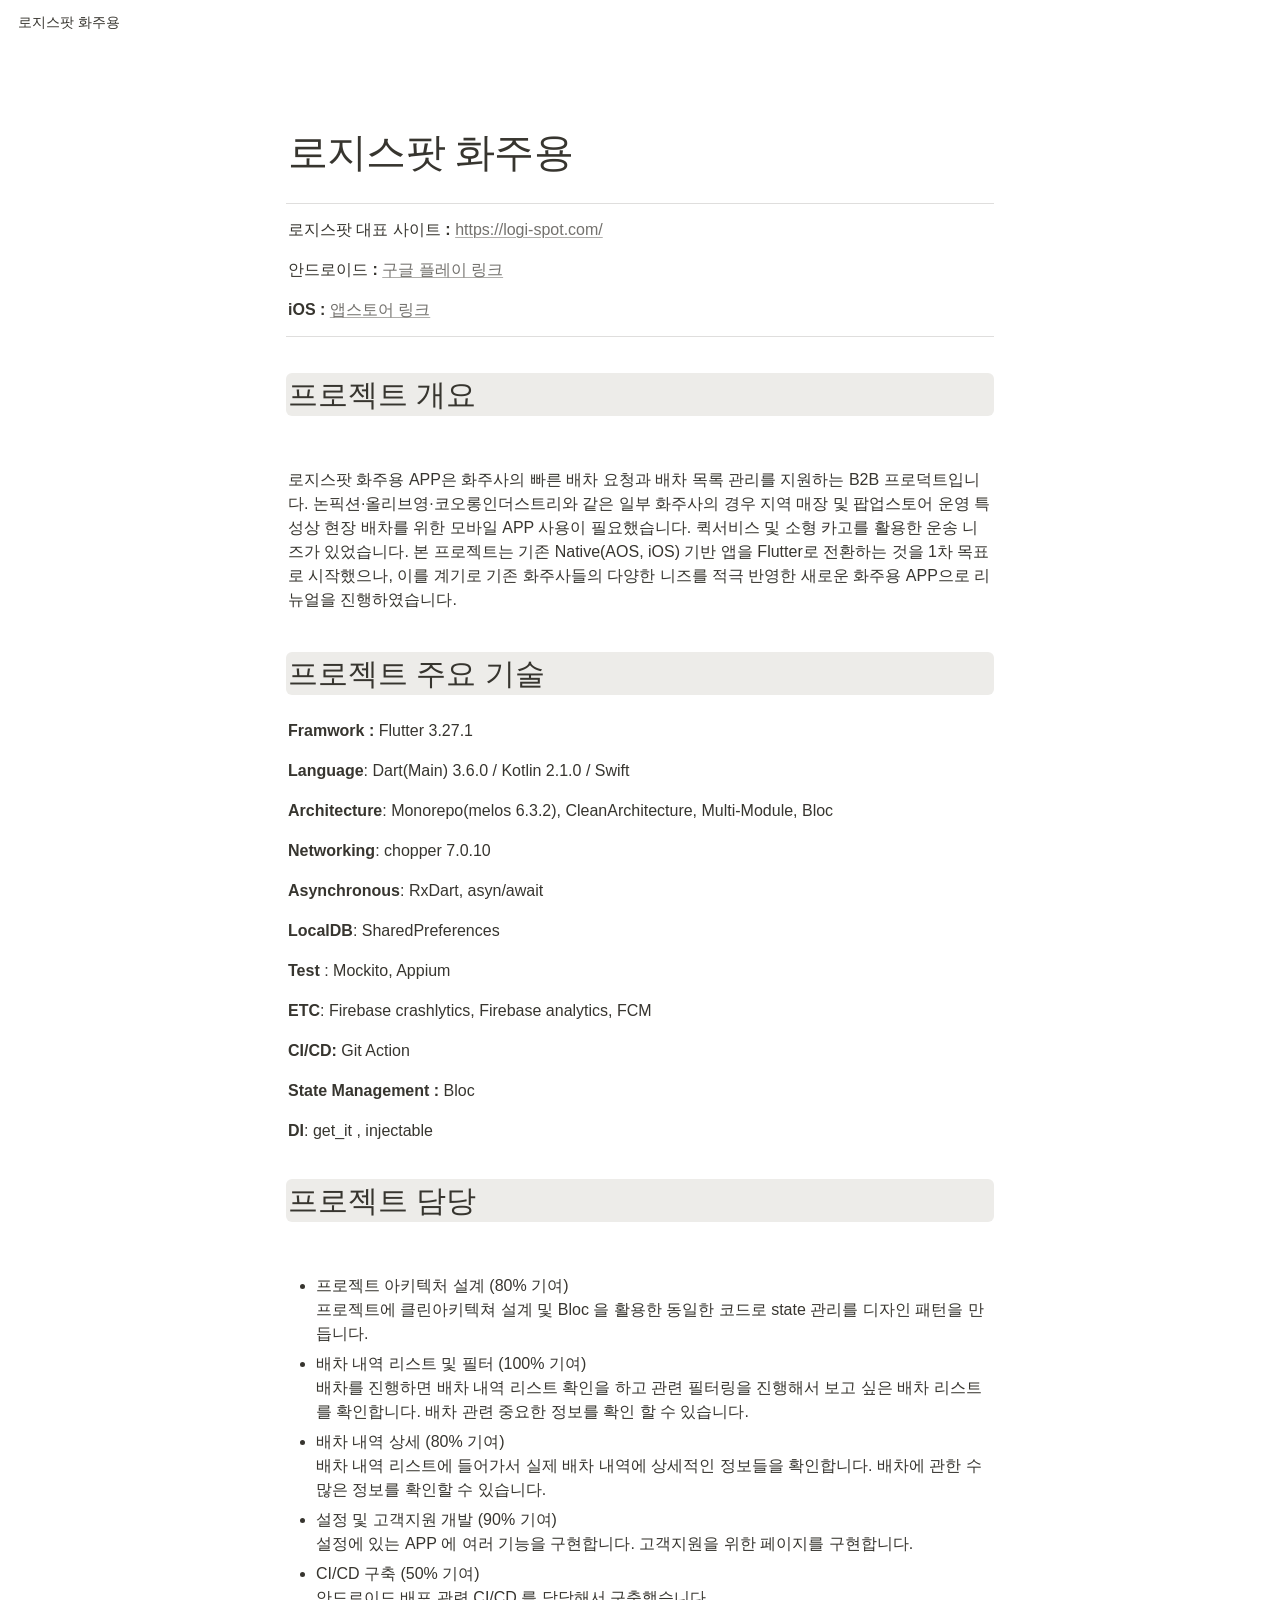
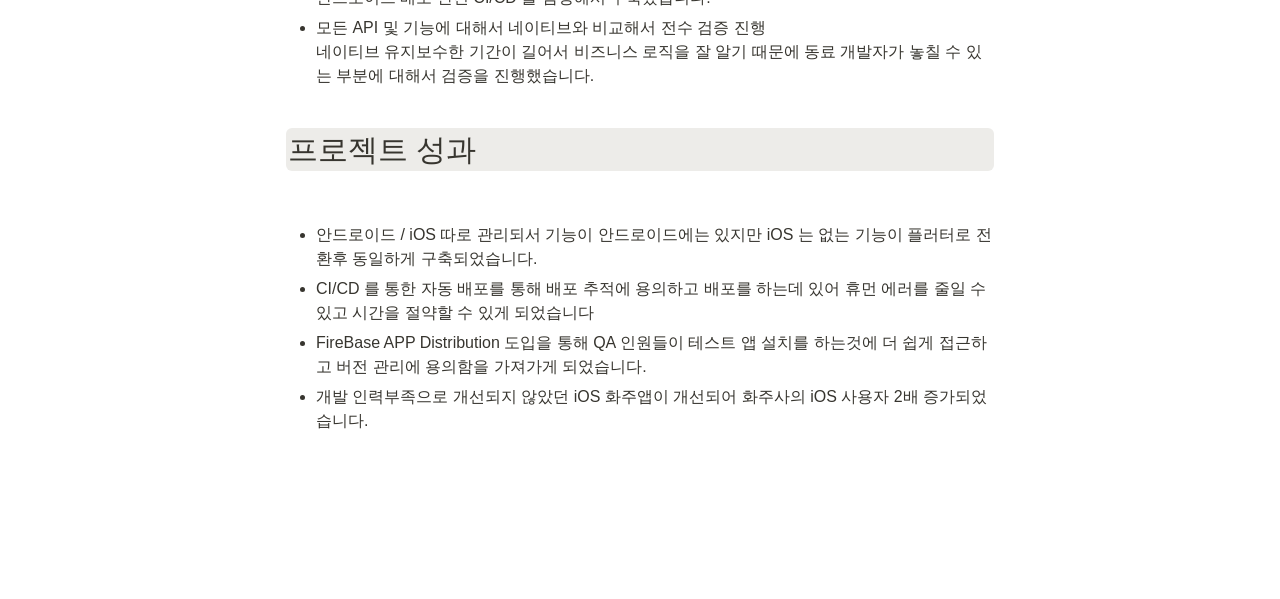
<file: docs/index.html>
<!doctype html>
<html lang="ko">
<head>
  <meta charset="utf-8">
  <meta name="viewport" content="width=device-width, initial-scale=1">
  <meta name="theme-color" content="#ffffff">
  <meta name="description" content="로지스팟 화주용 앱의 프로젝트 개요, 주요 기술, 담당 업무 및 성과입니다.">
  <meta property="og:type" content="website">
  <meta property="og:locale" content="ko_KR">
  <meta property="og:title" content="로지스팟 화주용">
  <meta property="og:description" content="프로젝트 개요 · 프로젝트 주요 기술 · 프로젝트 담당 · 프로젝트 성과">
  <meta property="og:url" content="https://ilil1.github.io/ilil1/">
  <link rel="canonical" href="https://ilil1.github.io/ilil1/">
  <link rel="icon" href="data:,">
  <link rel="stylesheet" href="./styles.css">
  <title>로지스팟 화주용</title>
</head>
<body>
  <a class="skip-link" href="#main">콘텐츠로 건너뛰기</a>
  <header class="page-bar"><a href="#main">로지스팟 화주용</a></header>
  <main class="page" id="main">
    <h1>로지스팟 화주용</h1>
    <hr class="title-divider">
    <div class="project-links">
      <p><strong>로지스팟 대표 사이트 :</strong> <a href="https://logi-spot.com/" rel="noopener noreferrer">https://logi-spot.com/</a></p>
      <p><strong>안드로이드 : <a href="https://play.google.com/store/apps/details?id=com.TruckUp.android" rel="noopener noreferrer">구글 플레이 링크</a></strong></p>
      <p><strong>iOS :</strong> <a href="https://apps.apple.com/kr/app/%EB%A1%9C%EC%A7%80%EC%8A%A4%ED%8C%9F-%ED%99%94%EC%A3%BC%EC%9A%A9/id1178000751" rel="noopener noreferrer">앱스토어 링크</a></p>
    </div>
    <hr class="links-divider">

    <section aria-labelledby="overview">
      <h2 id="overview">프로젝트 개요</h2>
      <p class="overview-text">로지스팟 화주용 APP은 화주사의 빠른 배차 요청과 배차 목록 관리를 지원하는 B2B 프로덕트입니다. 논픽션·올리브영·코오롱인더스트리와 같은 일부 화주사의 경우 지역 매장 및 팝업스토어 운영 특성상 현장 배차를 위한 모바일 APP 사용이 필요했습니다. 퀵서비스 및 소형 카고를 활용한 운송 니즈가 있었습니다. 본 프로젝트는 기존 Native(AOS, iOS) 기반 앱을 Flutter로 전환하는 것을 1차 목표로 시작했으나, 이를 계기로 기존 화주사들의 다양한 니즈를 적극 반영한 새로운 화주용 APP으로 리뉴얼을 진행하였습니다. </p>
    </section>

    <section class="technology-section" aria-labelledby="technology">
      <h2 id="technology">프로젝트 주요 기술</h2>
      <div class="technology-list">
        <p><strong>Framwork :</strong> Flutter 3.27.1</p>
        <p><strong>Language</strong>: Dart(Main) 3.6.0 / Kotlin 2.1.0 / Swift</p>
        <p><strong>Architecture</strong>: Monorepo(melos 6.3.2), CleanArchitecture, Multi-Module, Bloc</p>
        <p><strong>Networking</strong>: chopper 7.0.10</p>
        <p><strong>Asynchronous</strong>: RxDart, asyn/await</p>
        <p><strong>LocalDB</strong>: SharedPreferences</p>
        <p><strong>Test</strong> : Mockito, Appium</p>
        <p><strong>ETC</strong>: Firebase crashlytics, Firebase analytics, FCM</p>
        <p><strong>CI/CD:</strong> Git Action</p>
        <p><strong>State Management : </strong>Bloc</p>
        <p><strong>DI</strong>: get_it , injectable</p>
      </div>
    </section>

    <section class="responsibility-section" aria-labelledby="responsibility">
      <h2 id="responsibility"> 프로젝트 담당</h2>
      <ul class="responsibility-list">
        <li>프로젝트 아키텍처 설계 (80% 기여) <br>프로젝트에 클린아키텍쳐 설계 및 Bloc 을 활용한 동일한 코드로 state 관리를 디자인 패턴을 만듭니다. </li>
        <li>배차 내역 리스트 및 필터 (100% 기여)<br>배차를 진행하면 배차 내역 리스트 확인을 하고 관련 필터링을 진행해서 보고 싶은 배차 리스트를 확인합니다. 배차 관련 중요한 정보를 확인 할 수 있습니다.</li>
        <li>배차 내역 상세 (80% 기여)<br>배차 내역 리스트에 들어가서 실제 배차 내역에 상세적인 정보들을 확인합니다. 배차에 관한 수많은 정보를 확인할 수 있습니다.</li>
        <li>설정 및 고객지원 개발 (90% 기여)<br>설정에 있는 APP 에 여러 기능을 구현합니다. 고객지원을 위한 페이지를 구현합니다.</li>
        <li>CI/CD 구축 (50% 기여)<br>안드로이드 배포 관련 CI/CD 를 담당해서 구축했습니다. </li>
        <li>모든 API 및 기능에 대해서 네이티브와 비교해서 전수 검증 진행<br>네이티브 유지보수한 기간이 길어서 비즈니스 로직을 잘 알기 때문에 동료 개발자가 놓칠 수 있는 부분에 대해서 검증을 진행했습니다.</li>
      </ul>
    </section>

    <section class="results-section" aria-labelledby="results">
      <h2 id="results"> 프로젝트 성과</h2>
      <ul class="results-list">
        <li>안드로이드 / iOS 따로 관리되서 기능이 안드로이드에는 있지만 iOS 는 없는 기능이 플러터로 전환후 동일하게 구축되었습니다.</li>
        <li>CI/CD 를 통한 자동 배포를 통해 배포 추적에 용의하고 배포를 하는데 있어 휴먼 에러를 줄일 수 있고 시간을 절약할 수 있게 되었습니다</li>
        <li>FireBase APP Distribution 도입을 통해 QA 인원들이 테스트 앱 설치를 하는것에 더 쉽게 접근하고 버전 관리에 용의함을 가져가게 되었습니다.</li>
        <li>개발 인력부족으로 개선되지 않았던 iOS 화주앱이 개선되어 화주사의 iOS 사용자 2배 증가되었습니다.</li>
      </ul>
    </section>
  </main>
</body>
</html>
</file>
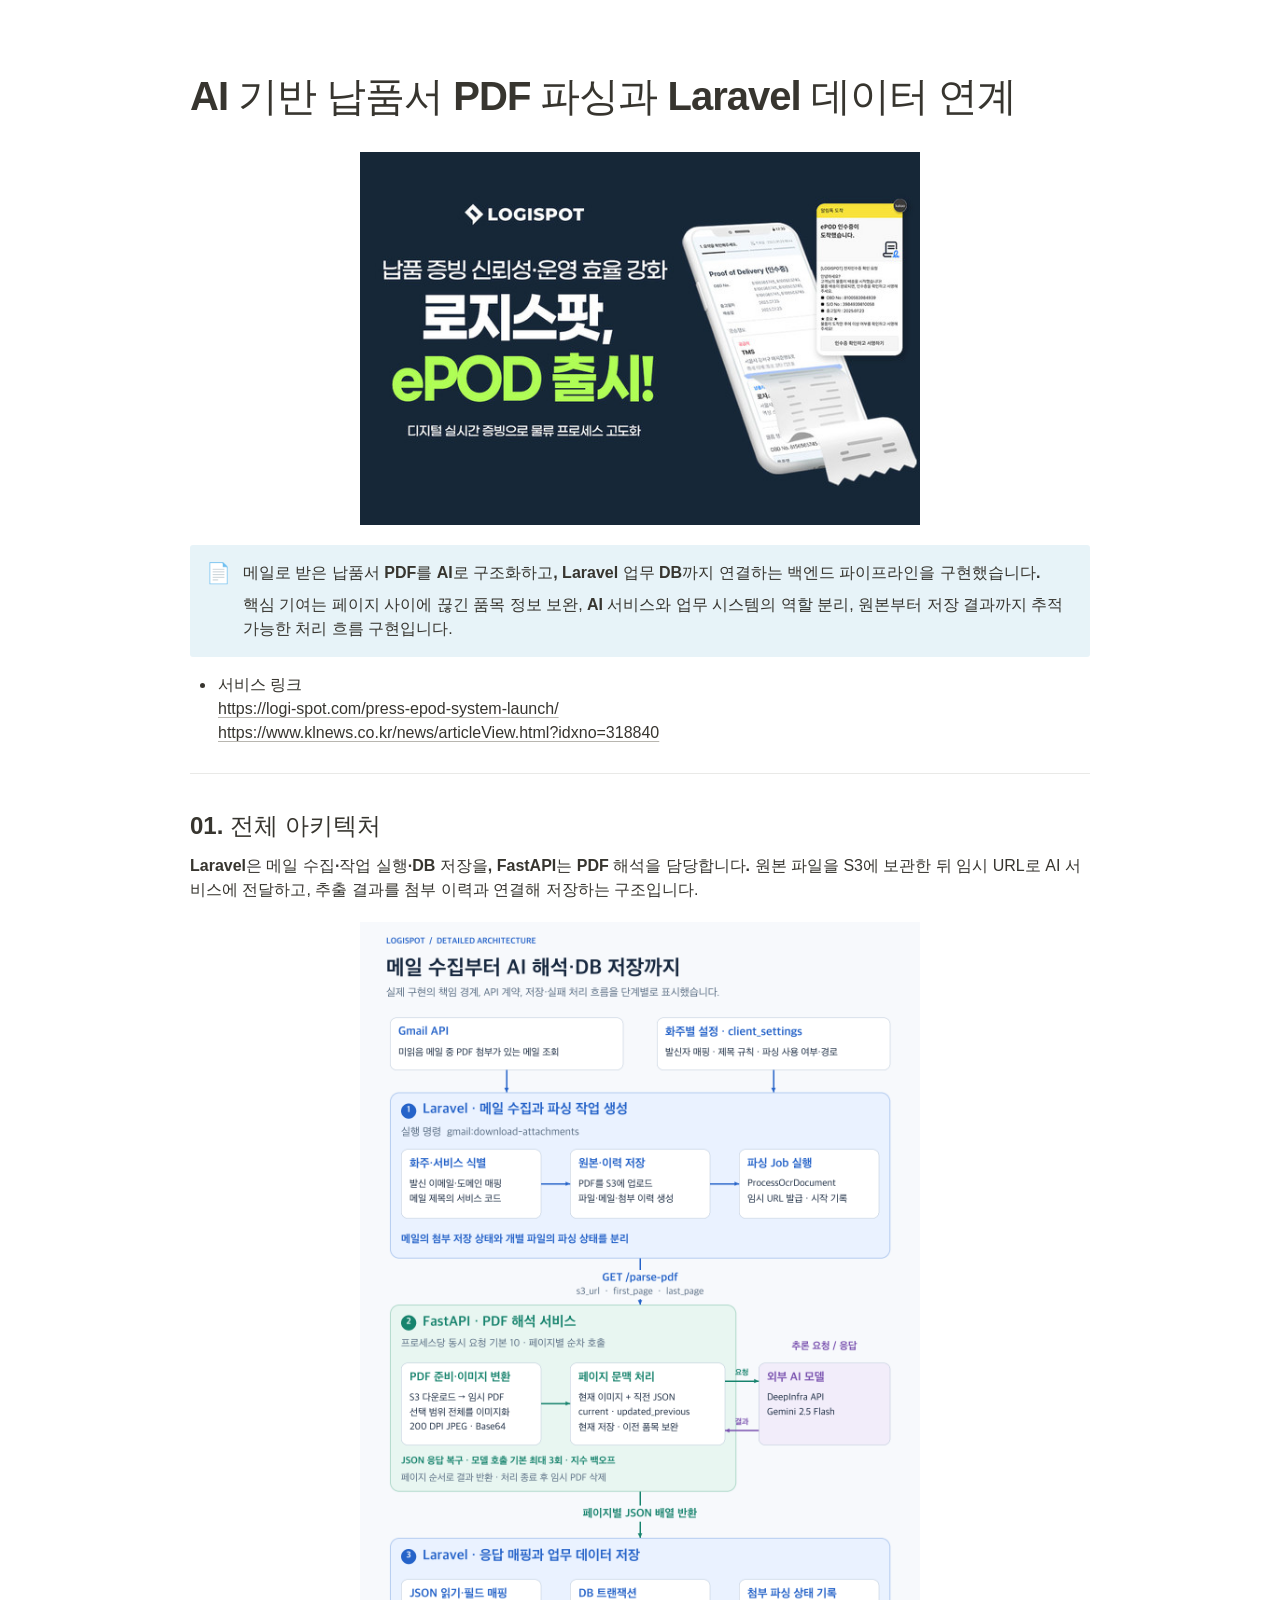
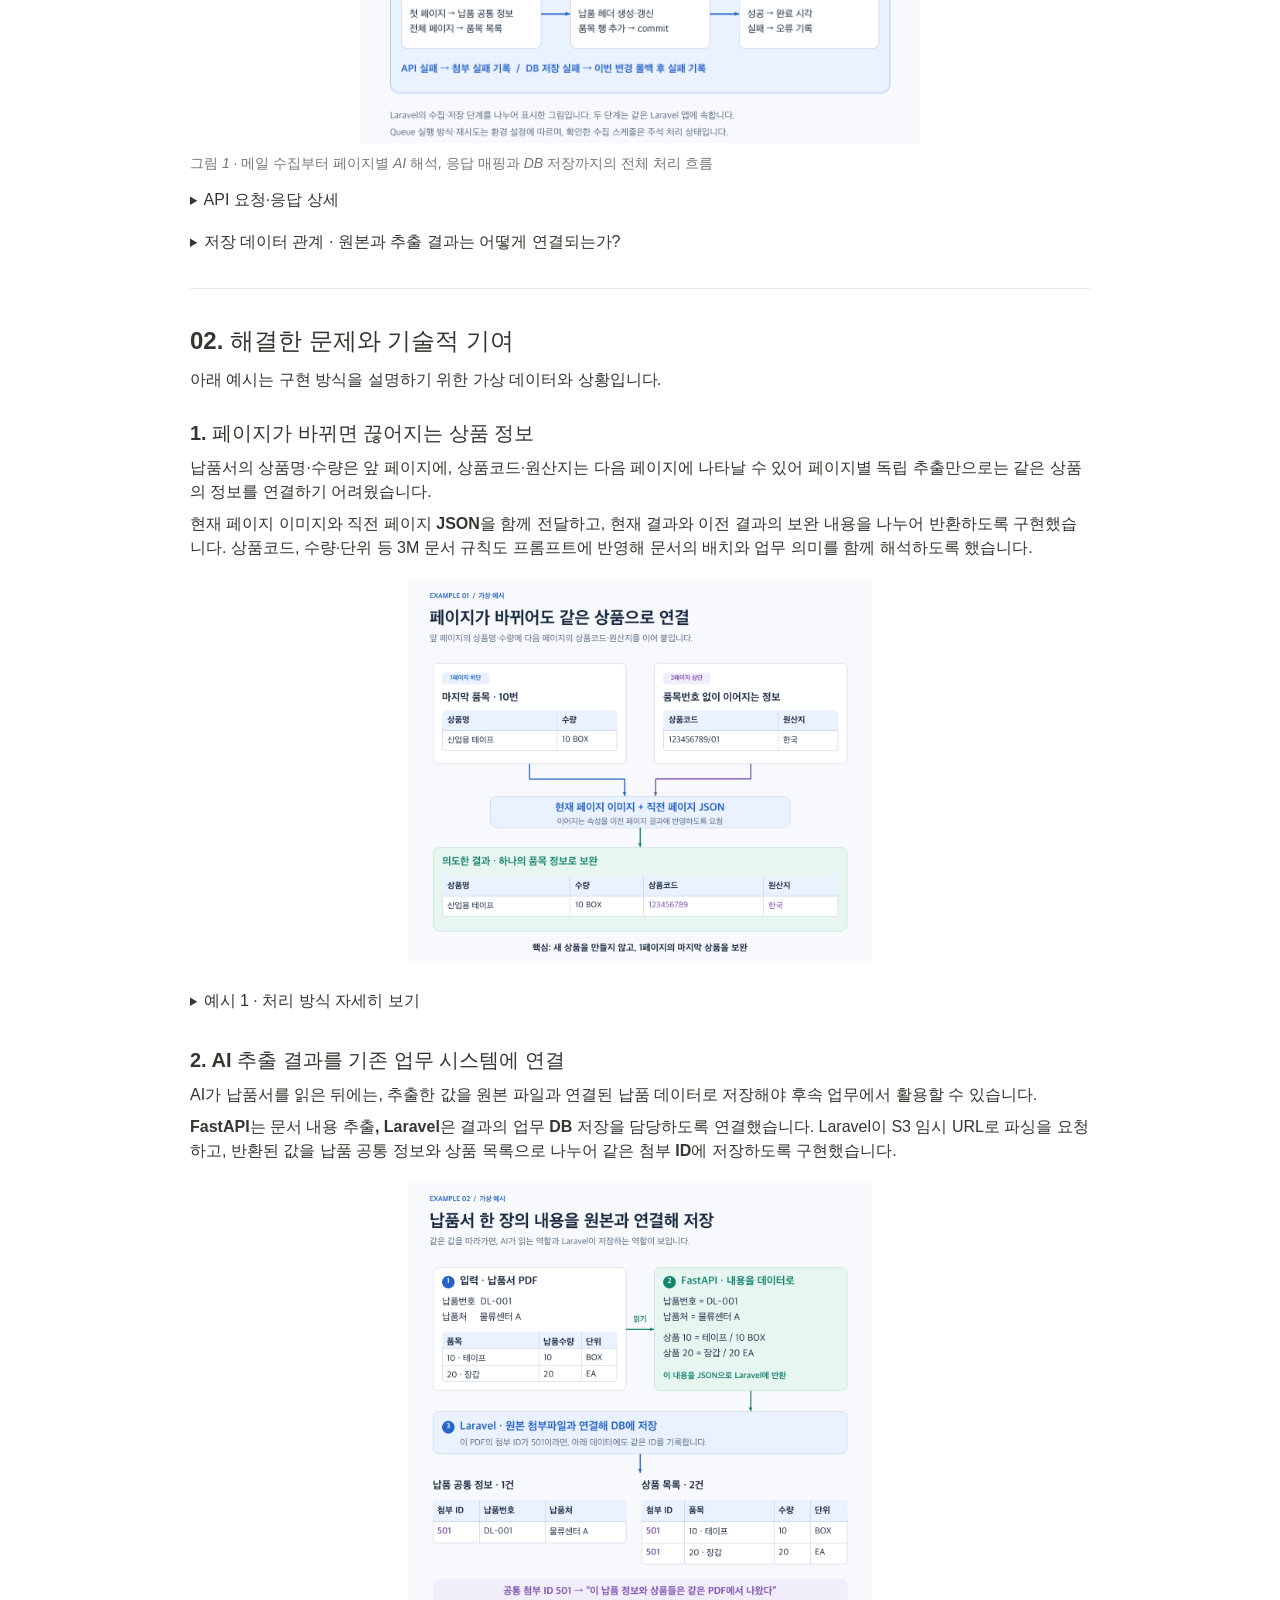
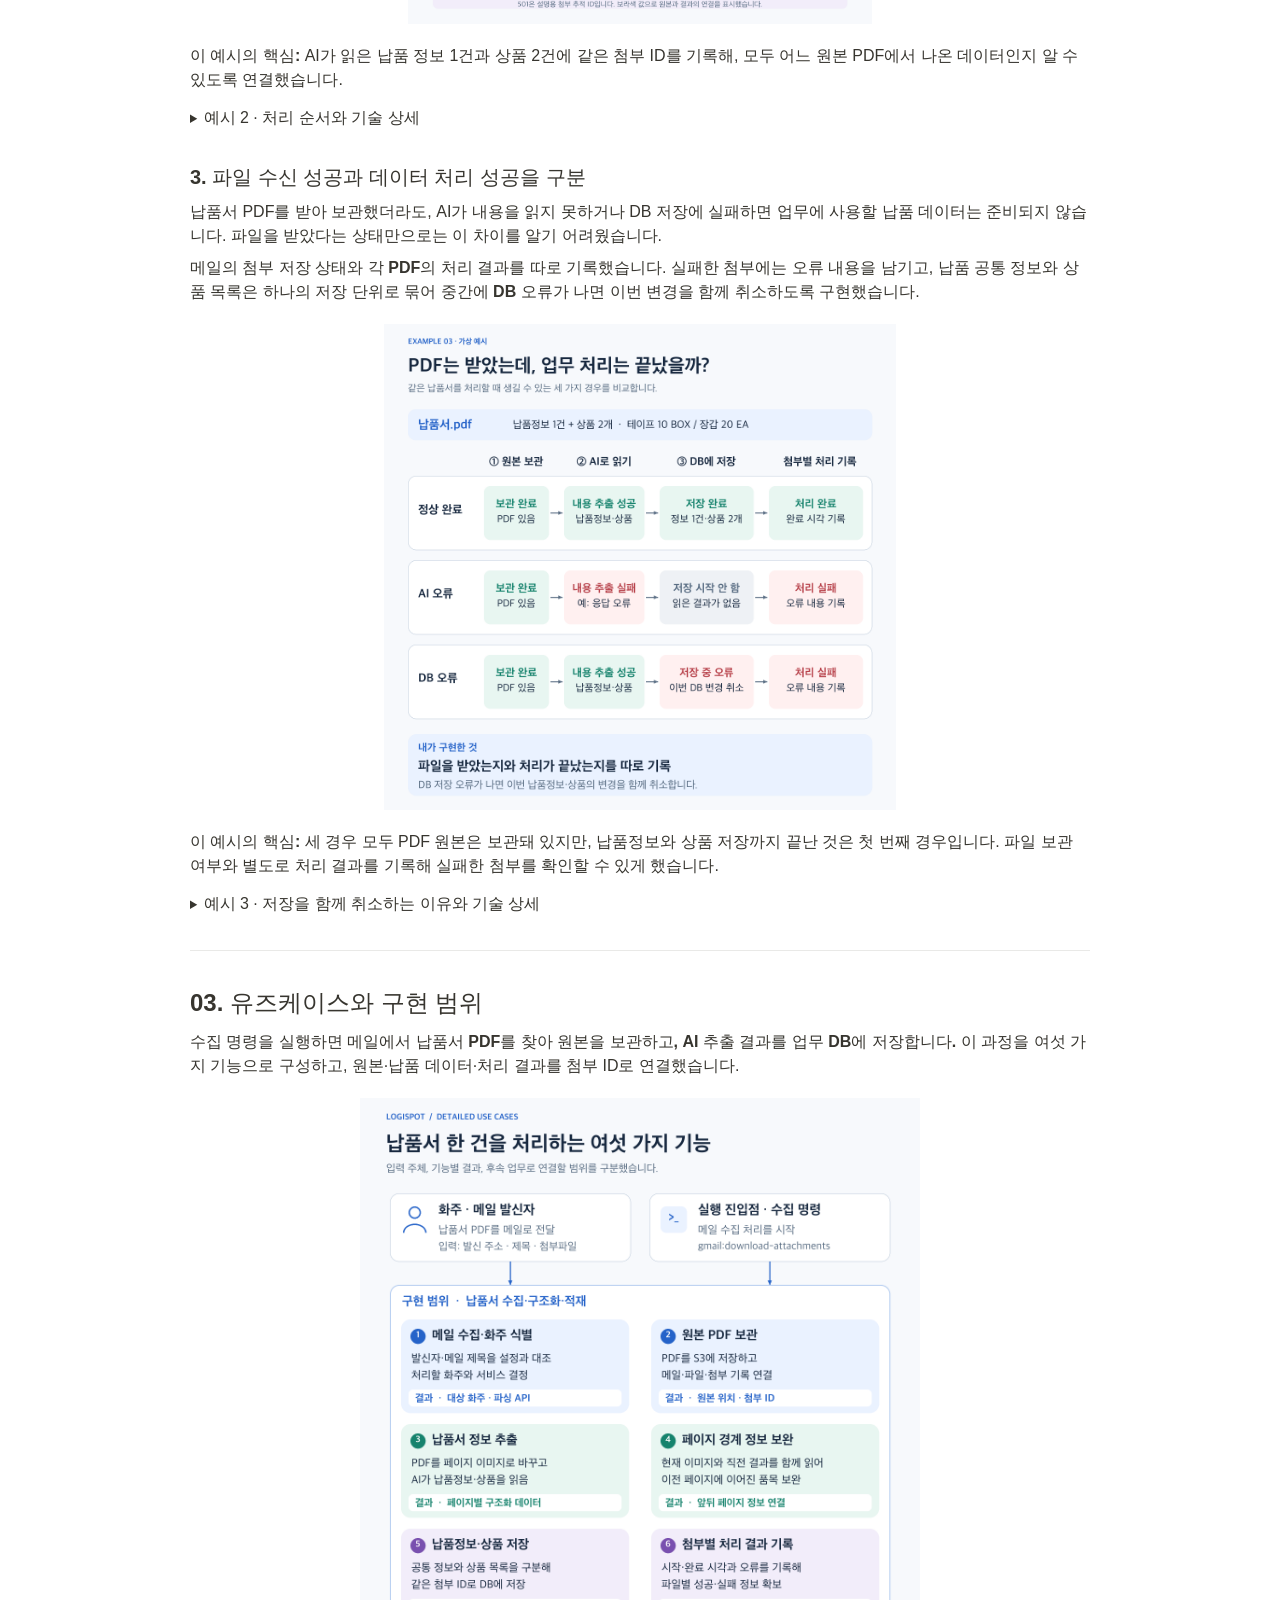
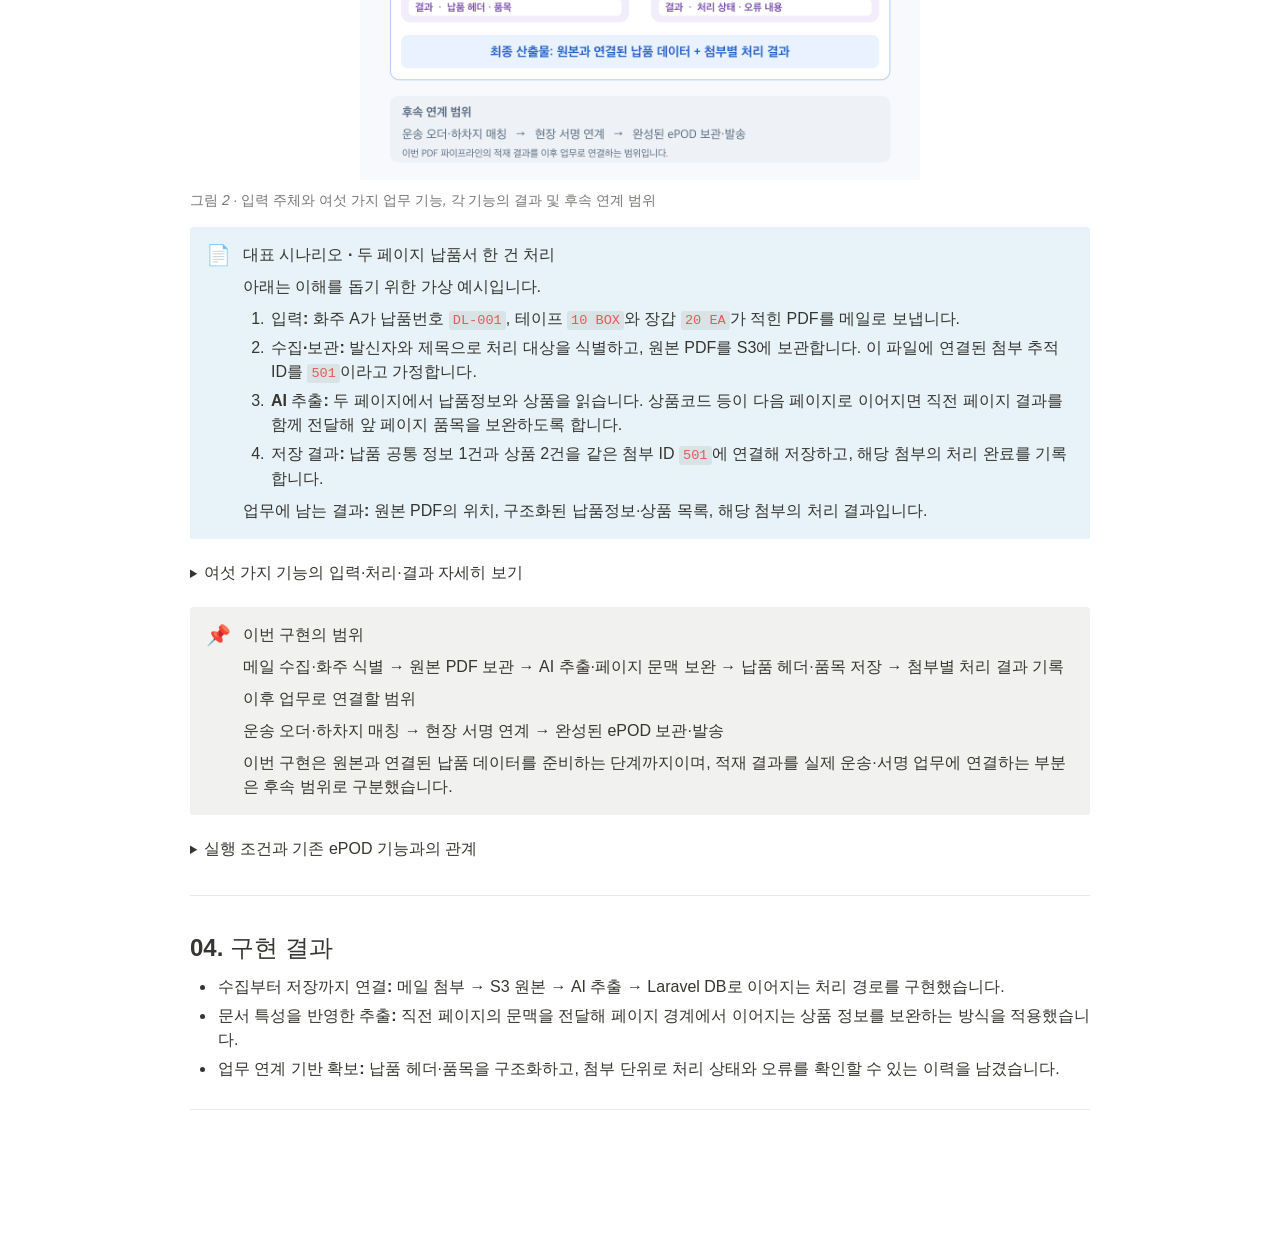
<file: ai/epod/index.html>
<!doctype html>
<html lang="ko">
<head>
<meta charset="utf-8">
<meta name="viewport" content="width=device-width, initial-scale=1">
<meta name="color-scheme" content="light">
<title>AI 기반 납품서 PDF 파싱과 Laravel 데이터 연계</title>
<link rel="stylesheet" href="./styles.css?v=20261024">
</head>
<body>
<!-- Content and original images preserved from the Notion portfolio. -->
<main class="notion-page">
<h1 class="page-title">AI 기반 납품서 PDF 파싱과 Laravel 데이터 연계</h1>
<figure class="image image-centered" style="--image-width: 560px"><img src="./assets/318840_61688_4357.jpg" alt="318840_61688_4357" decoding="async"></figure>
<aside class="callout blue_bg"><span class="callout-icon" aria-hidden="true">📄</span><div class="callout-body">
<p><b>메일로 받은 납품서 PDF를 AI로 구조화하고, Laravel 업무 DB까지 연결하는 백엔드 파이프라인을 구현했습니다.</b></p>
<p>핵심 기여는 <b>페이지 사이에 끊긴 품목 정보 보완</b>, <b>AI 서비스와 업무 시스템의 역할 분리</b>, <b>원본부터 저장 결과까지 추적 가능한 처리 흐름 구현</b>입니다.</p>
</div></aside>
<ul>
<li><b>서비스 링크 </b><br /><a href="https://logi-spot.com/press-epod-system-launch/">https://logi-spot.com/press-epod-system-launch/</a><br /><a href="https://www.klnews.co.kr/news/articleView.html?idxno=318840">https://www.klnews.co.kr/news/articleView.html?idxno=318840</a><br /></li>
</ul>
<hr>
<h2>01. 전체 아키텍처</h2>
<p><b>Laravel은 메일 수집·작업 실행·DB 저장을, FastAPI는 PDF 해석을 담당합니다.</b> 원본 파일을 S3에 보관한 뒤 임시 URL로 AI 서비스에 전달하고, 추출 결과를 첨부 이력과 연결해 저장하는 구조입니다.</p>
<figure class="image image-centered architecture-image" style="--image-width: 560px"><a href="./assets/logispot-detailed-architecture.png" target="_blank" rel="noopener" aria-label="전체 아키텍처 원본 크기로 보기" title="클릭하여 원본 크기로 보기"><img src="./assets/logispot-detailed-architecture.png" alt="logispot detailed architecture" decoding="async"></a></figure>
<p><i>그림 1 · 메일 수집부터 페이지별 AI 해석, 응답 매핑과 DB 저장까지의 전체 처리 흐름</i></p>
<details>
<summary>API 요청·응답 상세</summary>
<div class="details-body">
<div class="table-scroll"><table style="width: 623px; table-layout: fixed">
<colgroup><col style="width: 120px"><col style="width: 502px"></colgroup>
<thead><tr><th scope="col">구간</th><th scope="col">실제 전달·처리 내용</th></tr></thead>
<tbody>
<tr><td>호출 주체</td><td>Laravel의 <code>ProcessOcrDocument</code> Job이 화주 설정의 파싱 경로로 요청합니다. 기본 주소는 <code>FASTAPI_BASE_URL</code>, 경로는 <code>atch_ocr_endpoint</code> 설정을 사용합니다.</td></tr>
<tr><td>요청</td><td>FastAPI의 <code>GET /parse-pdf</code>에 <code>s3_url</code>(원본 PDF 임시 URL), <code>first_page=1</code>, <code>last_page</code>(첨부의 전체 페이지 수)를 전달합니다.</td></tr>
<tr><td>AI 처리</td><td>현재 페이지 이미지와 직전 페이지 JSON을 모델에 전달합니다. 모델이 반환한 <code>current</code>와 <code>updated_previous</code>를 FastAPI 내부에서 반영해 페이지 사이에 이어지는 정보를 보완합니다.</td></tr>
<tr><td>응답</td><td>보완 결과를 반영한 <b>페이지별 JSON 배열</b>을 Laravel에 반환합니다.</td></tr>
<tr><td>저장</td><td>첫 페이지에서 납품 공통 정보를, 전체 페이지에서 품목 정보를 읽습니다. 헤더와 품목을 하나의 DB 트랜잭션으로 저장한 뒤 첨부의 파싱 완료 상태를 기록합니다.</td></tr>
</tbody>
</table></div>
<p><b>실패 처리:</b> 모델 호출은 기본 최대 3회 시도와 지수 백오프를 적용합니다. API 오류는 첨부별 실패 이력에 남기고, DB 저장 오류는 해당 트랜잭션을 롤백한 뒤 기록합니다.</p>
</div>
</details>
<details>
<summary>저장 데이터 관계 · 원본과 추출 결과는 어떻게 연결되는가?</summary>
<div class="details-body">
<p><b>한 PDF에서 읽어낸 납품정보와 상품 기록에 같은 첨부 ID를 남겨, 어느 원본에서 나온 데이터인지 알 수 있게 했습니다.</b></p>
<p>아래 예시에서 <code>501</code>은 <code>납품서.pdf</code>를 관리하는 DB 기록의 번호입니다. 납품 공통 정보 1건과 상품 2건이 모두 이 번호를 참조합니다.</p>
<figure class="image" style="--image-width: 512px"><img src="./assets/logispot-storage-example.png" alt="logispot storage example" decoding="async"></figure>
<p><i>그림 1-1 · 원본 PDF 한 개와 추출 결과 세 건을 첨부 ID 501로 연결한 가상 예시</i></p>
<p><b>그림을 읽는 순서</b></p>
<ol>
<li><b>원본 보관:</b> 메일로 받은 <code>납품서.pdf</code>를 S3에 보관하고, 이 파일과 연결된 첨부 관리 기록 <code>501</code>을 만듭니다.</li>
<li><b>내용 저장:</b> 납품번호·납품처는 공통 정보 1건으로, 테이프와 장갑은 상품 2건으로 나누어 저장합니다. 세 기록에 모두 <code>첨부 ID = 501</code>을 기록합니다.</li>
<li><b>원본 확인:</b> 테이프 <code>10 BOX</code>의 출처를 확인하려면 상품의 <code>501</code> → 첨부 관리 기록 → 연결된 파일 정보를 따라 원본 PDF를 찾을 수 있습니다.</li>
</ol>
<p><b>왜 공통 정보와 상품을 나누나요?</b> 납품번호·납품처는 문서의 공통 내용이어서 한 건으로, 상품은 품목 수만큼 여러 건으로 저장하기 때문입니다. 같은 첨부 ID를 기록해 이 데이터들이 한 원본에서 나온 정보임을 연결합니다.</p>
<p><b>번호의 의미:</b> <code>501</code>은 시스템이 부여한 첨부 관리 번호이고, <code>DL-001</code>은 예시 납품서에 적힌 납품번호입니다.</p>
<p><b>실제 연결 경로:</b> 납품 공통 정보·상품 → 첨부 이력 → 파일 정보 → S3 원본. 수신 메일 정보도 첨부 이력과 연결되어 있습니다.</p>
</div>
</details>
<hr>
<h2>02. 해결한 문제와 기술적 기여</h2>
<p><i>아래 예시는 구현 방식을 설명하기 위한 가상 데이터와 상황입니다.</i></p>
<h3>1. 페이지가 바뀌면 끊어지는 상품 정보</h3>
<p>납품서의 상품명·수량은 앞 페이지에, 상품코드·원산지는 다음 페이지에 나타날 수 있어 페이지별 독립 추출만으로는 같은 상품의 정보를 연결하기 어려웠습니다.</p>
<p><b>현재 페이지 이미지와 직전 페이지 JSON을 함께 전달</b>하고, 현재 결과와 이전 결과의 보완 내용을 나누어 반환하도록 구현했습니다. 상품코드, 수량·단위 등 3M 문서 규칙도 프롬프트에 반영해 문서의 배치와 업무 의미를 함께 해석하도록 했습니다.</p>
<figure class="image image-centered" style="--image-width: 464px"><img src="./assets/example-01-page-continuation.png" alt="example 01 page continuation" decoding="async"></figure>
<details>
<summary>예시 1 · 처리 방식 자세히 보기</summary>
<div class="details-body">
<aside class="callout gray_bg"><span class="callout-icon" aria-hidden="true">💡</span><div class="callout-body">
<p><b>예시 · 두 페이지에 나뉜 품목 정보</b></p>
<ul>
<li><b>입력:</b> 1페이지 하단에는 <code>산업용 테이프 / 수량 10 BOX</code>, 2페이지 상단에는 <code>상품코드 123456789/01 / 원산지 한국</code>이 기재되어 있습니다.</li>
<li><b>처리:</b> 2페이지 이미지와 1페이지 JSON을 함께 전달하고, 이어지는 상품코드·원산지를 <code>updated_previous</code>로 반환하도록 요청합니다. 2페이지에서 새로 시작하는 품목은 <code>current</code>로 구분합니다.</li>
<li><b>의도한 결과:</b> 앞 페이지의 테이프 품목에 상품코드 <code>123456789</code>와 원산지 <code>한국</code>을 보완합니다. 이어진 정보를 별도 상품으로 취급하지 않도록 구성한 예시입니다.</li>
</ul>
</div></aside>
</div>
</details>
<h3>2. AI 추출 결과를 기존 업무 시스템에 연결</h3>
<p>AI가 납품서를 읽은 뒤에는, 추출한 값을 원본 파일과 연결된 납품 데이터로 저장해야 후속 업무에서 활용할 수 있습니다.</p>
<p><b>FastAPI는 문서 내용 추출, Laravel은 결과의 업무 DB 저장을 담당하도록 연결</b>했습니다. Laravel이 S3 임시 URL로 파싱을 요청하고, 반환된 값을 <b>납품 공통 정보와 상품 목록으로 나누어 같은 첨부 ID에 저장</b>하도록 구현했습니다.</p>
<figure class="image image-centered" style="--image-width: 464px"><img src="./assets/example-02-document-to-records.png" alt="example 02 document to records" decoding="async"></figure>
<p><b>이 예시의 핵심:</b> AI가 읽은 납품 정보 1건과 상품 2건에 같은 첨부 ID를 기록해, 모두 어느 원본 PDF에서 나온 데이터인지 알 수 있도록 연결했습니다.</p>
<details>
<summary>예시 2 · 처리 순서와 기술 상세</summary>
<div class="details-body">
<ol>
<li><b>원본 등록:</b> Laravel이 납품서 PDF를 S3에 저장하고 첨부 이력을 만듭니다. 그림에서는 이 첨부 추적 ID를 가상의 값 <code>501</code>로 표시했습니다.</li>
<li><b>AI 추출 요청:</b> Laravel이 원본을 읽을 수 있는 임시 URL과 페이지 범위를 FastAPI에 전달합니다.</li>
<li><b>내용 반환:</b> FastAPI가 납품번호 <code>DL-001</code>, 납품처 <code>물류센터 A</code>, 테이프 <code>10 BOX</code>와 장갑 <code>20 EA</code>를 읽어 JSON으로 반환합니다.</li>
<li><b>업무 DB 저장:</b> Laravel이 납품번호·납품처는 공통 정보 1건으로, 상품은 품목 2건으로 나누어 저장합니다. 세 기록 모두 첨부 ID <code>501</code>을 참조합니다.</li>
</ol>
<p>여기서 <b>납품 공통 정보</b>는 <code>email_service_pod_headers</code>, <b>상품 목록</b>은 <code>email_service_pod_details</code>입니다. 첨부 ID는 원본 파일과 연결된 첨부 이력의 ID이며, 파일 ID나 납품 헤더 ID와는 구분됩니다.</p>
<p>예를 들어 납품 수량 <code>10 BOX</code>는 <code>delivery_qty = 10</code>, <code>delivery_qty_unit = BOX</code>로 나눠 저장합니다. 헤더와 품목 저장은 하나의 DB 트랜잭션으로 처리합니다.</p>
</div>
</details>
<h3>3. 파일 수신 성공과 데이터 처리 성공을 구분</h3>
<p>납품서 PDF를 받아 보관했더라도, AI가 내용을 읽지 못하거나 DB 저장에 실패하면 업무에 사용할 납품 데이터는 준비되지 않습니다. 파일을 받았다는 상태만으로는 이 차이를 알기 어려웠습니다.</p>
<p><b>메일의 첨부 저장 상태와 각 PDF의 처리 결과를 따로 기록</b>했습니다. 실패한 첨부에는 오류 내용을 남기고, <b>납품 공통 정보와 상품 목록은 하나의 저장 단위로 묶어 중간에 DB 오류가 나면 이번 변경을 함께 취소</b>하도록 구현했습니다.</p>
<figure class="image image-centered" style="--image-width: 512px"><img src="./assets/example-03-processing-outcomes.png" alt="example 03 processing outcomes" decoding="async"></figure>
<p><b>이 예시의 핵심:</b> 세 경우 모두 PDF 원본은 보관돼 있지만, 납품정보와 상품 저장까지 끝난 것은 첫 번째 경우입니다. 파일 보관 여부와 별도로 처리 결과를 기록해 실패한 첨부를 확인할 수 있게 했습니다.</p>
<details>
<summary>예시 3 · 저장을 함께 취소하는 이유와 기술 상세</summary>
<div class="details-body">
<p><b>왜 저장을 함께 취소하나요?</b></p>
<p>납품번호·납품처만 저장되고 테이프·장갑 같은 상품은 빠져 있다면, 납품서 데이터가 일부만 남게 됩니다. 이를 막기 위해 <b>공통 정보와 상품 목록을 모두 저장한 뒤 확정</b>하고, 중간에 DB 오류가 나면 <b>이번 작업의 변경을 함께 되돌리도록</b> 했습니다. 이 처리가 DB 트랜잭션과 롤백입니다.</p>
<p><b>구현한 처리</b></p>
<ul>
<li><b>결과 기록:</b> 첨부별로 처리 시작 시각을 남기고, 성공하면 완료 시각을, 실패하면 오류 내용을 기록합니다.</li>
<li><b>AI 호출 재시도:</b> 모델 호출은 기본 최대 3회 시도합니다. 오류가 나면 기다리는 시간을 늘려 다시 요청하는 지수 백오프를 적용했습니다.</li>
<li><b>응답 복구:</b> 모델 응답에 코드 블록 등의 형식이 섞여 있으면 JSON을 다시 읽는 복구 절차를 적용했습니다.</li>
<li><b>저장 단위:</b> 납품 공통 정보인 <code>email_service_pod_headers</code>와 상품 목록인 <code>email_service_pod_details</code>의 변경을 하나의 트랜잭션으로 처리합니다.</li>
</ul>
</div>
</details>
<hr>
<h2>03. 유즈케이스와 구현 범위</h2>
<p><b>수집 명령을 실행하면 메일에서 납품서 PDF를 찾아 원본을 보관하고, AI 추출 결과를 업무 DB에 저장합니다.</b> 이 과정을 여섯 가지 기능으로 구성하고, 원본·납품 데이터·처리 결과를 첨부 ID로 연결했습니다.</p>
<figure class="image image-centered" style="--image-width: 560px"><img src="./assets/logispot-usecases-detailed.png" alt="logispot usecases detailed" decoding="async"></figure>
<p><i>그림 2 · 입력 주체와 여섯 가지 업무 기능, 각 기능의 결과 및 후속 연계 범위</i></p>
<aside class="callout blue_bg"><span class="callout-icon" aria-hidden="true">📄</span><div class="callout-body">
<p><b>대표 시나리오 · 두 페이지 납품서 한 건 처리</b></p>
<p><i>아래는 이해를 돕기 위한 가상 예시입니다.</i></p>
<ol>
<li><b>입력:</b> 화주 A가 납품번호 <code>DL-001</code>, 테이프 <code>10 BOX</code>와 장갑 <code>20 EA</code>가 적힌 PDF를 메일로 보냅니다.</li>
<li><b>수집·보관:</b> 발신자와 제목으로 처리 대상을 식별하고, 원본 PDF를 S3에 보관합니다. 이 파일에 연결된 첨부 추적 ID를 <code>501</code>이라고 가정합니다.</li>
<li><b>AI 추출:</b> 두 페이지에서 납품정보와 상품을 읽습니다. 상품코드 등이 다음 페이지로 이어지면 직전 페이지 결과를 함께 전달해 앞 페이지 품목을 보완하도록 합니다.</li>
<li><b>저장 결과:</b> 납품 공통 정보 1건과 상품 2건을 같은 첨부 ID <code>501</code>에 연결해 저장하고, 해당 첨부의 처리 완료를 기록합니다.</li>
</ol>
<p><b>업무에 남는 결과:</b> 원본 PDF의 위치, 구조화된 납품정보·상품 목록, 해당 첨부의 처리 결과입니다.</p>
</div></aside>
<details>
<summary>여섯 가지 기능의 입력·처리·결과 자세히 보기</summary>
<div class="details-body">
<div class="table-scroll"><table>
<thead><tr><th scope="col">기능</th><th scope="col">입력과 처리</th><th scope="col">결과</th></tr></thead>
<tbody>
<tr><td><b>1. 메일 수집·화주 식별</b></td><td>미읽음 PDF 첨부 메일을 조회하고, 발신 주소·도메인과 제목을 화주 설정 및 서비스 규칙에 대조합니다. 파싱 사용 여부와 호출 경로를 확인합니다.</td><td>처리할 화주·서비스 코드·파싱 API 경로 결정</td></tr>
<tr><td><b>2. 원본 PDF 보관</b></td><td>첨부 PDF를 S3에 업로드하고 페이지 수와 파일 정보를 기록합니다. 메일 이력, 파일 정보, 첨부 추적 기록을 연결합니다.</td><td>원본 파일 위치·전체 페이지 수·첨부 추적 ID</td></tr>
<tr><td><b>3. 납품서 정보 추출</b></td><td>Laravel이 원본의 임시 URL과 페이지 범위를 전달합니다. FastAPI가 페이지 이미지를 만들어 모델에 납품정보·품목 추출을 요청합니다.</td><td>납품번호·납품처·상품·수량 등을 담은 페이지별 JSON</td></tr>
<tr><td><b>4. 페이지 경계 정보 보완</b></td><td>현재 이미지와 직전 페이지 JSON을 함께 전달합니다. 현재 결과와 이전 페이지 보완 내용을 구분해 받아 FastAPI 내부에서 반영합니다.</td><td>페이지 사이에 이어지는 품목 정보를 보완한 추출 결과</td></tr>
<tr><td><b>5. 납품정보·상품 저장</b></td><td>첫 페이지의 공통 정보와 전체 페이지의 품목을 DB 필드에 매핑합니다. 헤더와 품목의 변경을 하나의 트랜잭션으로 저장합니다.</td><td>같은 첨부 ID에 연결된 납품 헤더 1건과 품목 여러 건</td></tr>
<tr><td><b>6. 첨부별 처리 결과 기록</b></td><td>메일의 첨부 저장 상태와 별도로, 각 PDF의 처리 시작·성공·실패를 기록합니다. 성공 시 완료 시각을, 실패 시 오류 내용을 남깁니다.</td><td>첨부별 최근 처리 상태·시작/완료 시각·오류 정보</td></tr>
</tbody>
</table></div>
</div>
</details>
<aside class="callout gray_bg"><span class="callout-icon" aria-hidden="true">📌</span><div class="callout-body">
<p><b>이번 구현의 범위</b></p>
<p>메일 수집·화주 식별 → 원본 PDF 보관 → AI 추출·페이지 문맥 보완 → 납품 헤더·품목 저장 → 첨부별 처리 결과 기록</p>
<p><b>이후 업무로 연결할 범위</b></p>
<p>운송 오더·하차지 매칭 → 현장 서명 연계 → 완성된 ePOD 보관·발송</p>
<p>이번 구현은 <b>원본과 연결된 납품 데이터를 준비하는 단계</b>까지이며, 적재 결과를 실제 운송·서명 업무에 연결하는 부분은 후속 범위로 구분했습니다.</p>
</div></aside>
<details>
<summary>실행 조건과 기존 ePOD 기능과의 관계</summary>
<div class="details-body">
<ul>
<li><b>실행 진입점:</b> <code>gmail:download-attachments</code> 명령에서 처리를 시작합니다. 확인한 코드에서 정기 실행 스케줄은 주석 상태이며, Job의 실행 방식과 재시도는 Queue 환경 설정에 따릅니다.</li>
<li><b>처리 결과 확인:</b> 첨부별 상태와 오류를 DB에 기록하는 범위입니다. 별도의 운영 조회 화면 구현을 포함한다는 의미는 아닙니다.</li>
<li><b>기존 기능과의 관계:</b> Laravel의 기존 인수증·서명 파일 관리와 이번 PDF 적재 파이프라인은 별도 흐름입니다. 적재한 납품 데이터를 운송 오더와 서명에 연결하는 작업은 후속 연계 대상입니다.</li>
</ul>
</div>
</details>
<hr>
<h2>04. 구현 결과</h2>
<ul>
<li><b>수집부터 저장까지 연결:</b> 메일 첨부 → S3 원본 → AI 추출 → Laravel DB로 이어지는 처리 경로를 구현했습니다.</li>
<li><b>문서 특성을 반영한 추출:</b> 직전 페이지의 문맥을 전달해 페이지 경계에서 이어지는 상품 정보를 보완하는 방식을 적용했습니다.</li>
<li><b>업무 연계 기반 확보:</b> 납품 헤더·품목을 구조화하고, 첨부 단위로 처리 상태와 오류를 확인할 수 있는 이력을 남겼습니다.</li>
</ul>
<hr>
</main>
</body>
</html>
</file>
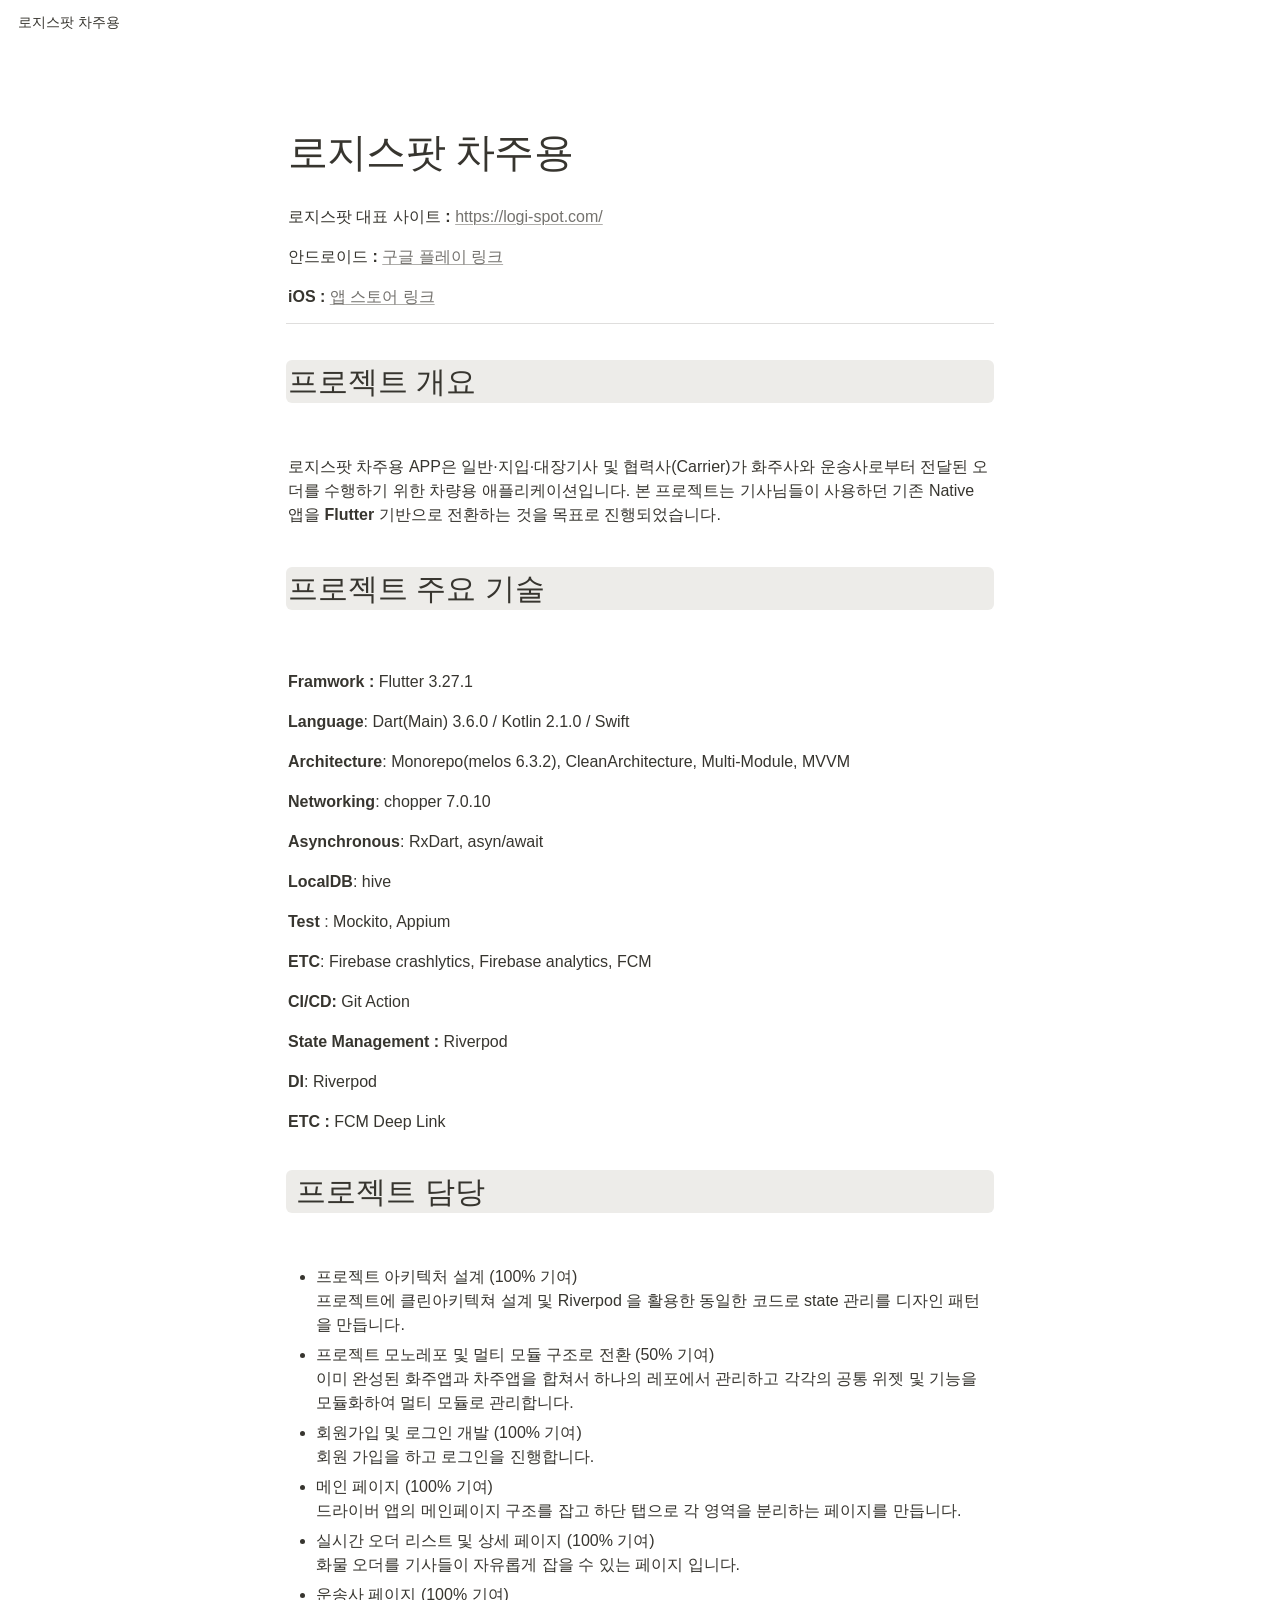
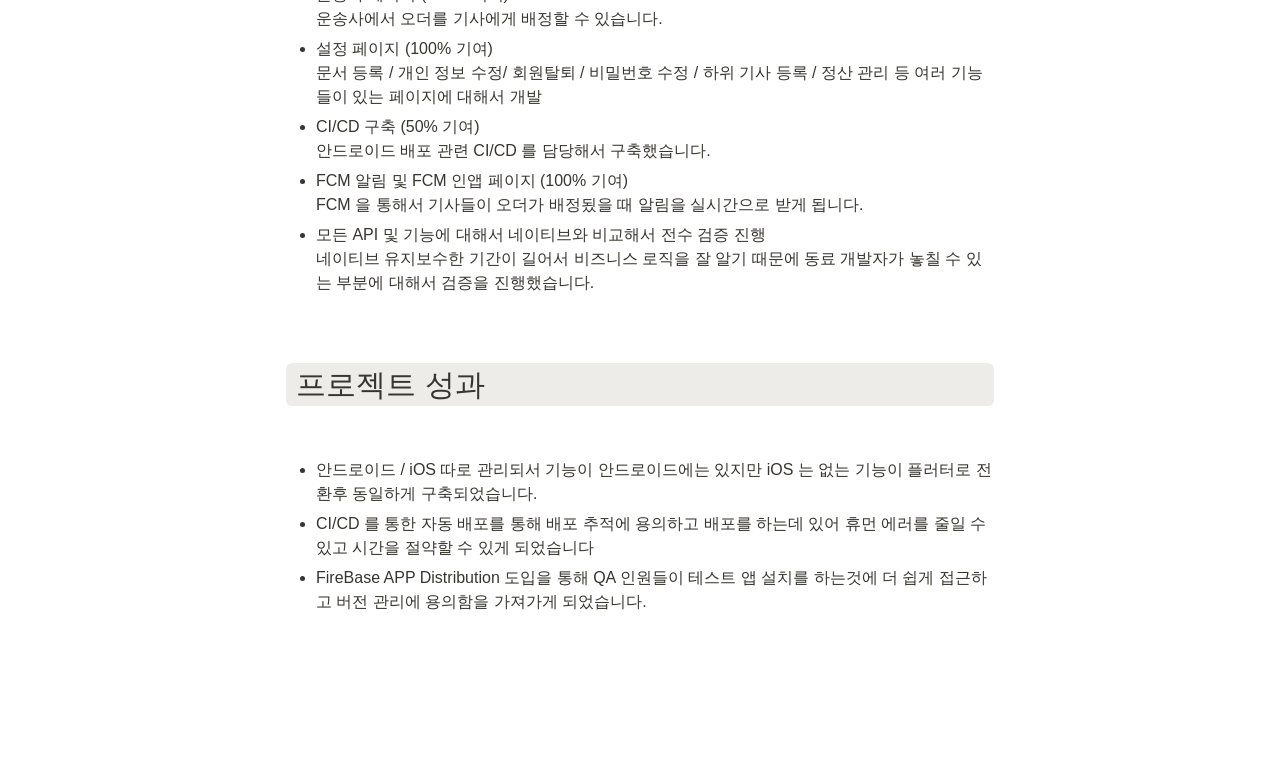
<file: docs/logispot-driver/index.html>
<!doctype html>
<html lang="ko">
<head>
  <meta charset="utf-8">
  <meta name="viewport" content="width=device-width, initial-scale=1">
  <meta name="theme-color" content="#ffffff">
  <meta name="description" content="로지스팟 차주용 앱의 프로젝트 개요, 주요 기술, 담당 업무 및 성과입니다.">
  <meta property="og:type" content="website">
  <meta property="og:locale" content="ko_KR">
  <meta property="og:title" content="로지스팟 차주용">
  <meta property="og:description" content="프로젝트 개요 · 프로젝트 주요 기술 · 프로젝트 담당 · 프로젝트 성과">
  <meta property="og:url" content="https://ilil1.github.io/ilil1/logispot-driver/">
  <link rel="canonical" href="https://ilil1.github.io/ilil1/logispot-driver/">
  <link rel="icon" href="data:,">
  <link rel="stylesheet" href="../styles.css">
  <link rel="stylesheet" href="./styles.css">
  <title>로지스팟 차주용</title>
</head>
<body>
  <a class="skip-link" href="#main">콘텐츠로 건너뛰기</a>
  <header class="page-bar"><a href="#main">로지스팟 차주용</a></header>
  <main class="page" id="main">
    <h1>로지스팟 차주용</h1>
    <div class="project-links">
      <p><strong>로지스팟 대표 사이트 :</strong> <a href="https://logi-spot.com/" rel="noopener noreferrer">https://logi-spot.com/</a></p>
      <p><strong>안드로이드 : <a href="https://play.google.com/store/apps/details?id=com.TruckUpDriver.android" rel="noopener noreferrer">구글 플레이 링크</a></strong></p>
      <p><strong>iOS : </strong><a href="https://apps.apple.com/kr/app/%EB%A1%9C%EC%A7%80%EC%8A%A4%ED%8C%9F-%EC%B0%A8%EC%A3%BC%EC%9A%A9/id1464864599" rel="noopener noreferrer"><strong>앱</strong> 스토어 링크</a> </p>
    </div>
    <hr class="links-divider">

    <section aria-labelledby="overview">
      <h2 id="overview">프로젝트 개요</h2>
      <p class="overview-text">로지스팟 차주용 APP은 일반·지입·대장기사 및 협력사(Carrier)가 화주사와 운송사로부터 전달된 오더를 수행하기 위한 차량용 애플리케이션입니다. 본 프로젝트는 기사님들이 사용하던 기존 Native 앱을 <strong>Flutter 기반으로 전환</strong>하는 것을 목표로 진행되었습니다.</p>
    </section>

    <section class="technology-section" aria-labelledby="technology">
      <h2 id="technology">프로젝트 주요 기술</h2>
      <div class="technology-list">
        <p><strong>Framwork :</strong> Flutter 3.27.1</p>
        <p><strong>Language</strong>: Dart(Main) 3.6.0 / Kotlin 2.1.0 / Swift</p>
        <p><strong>Architecture</strong>: Monorepo(melos 6.3.2), CleanArchitecture, Multi-Module, MVVM</p>
        <p><strong>Networking</strong>: chopper 7.0.10</p>
        <p><strong>Asynchronous</strong>: RxDart, asyn/await</p>
        <p><strong>LocalDB</strong>: hive</p>
        <p><strong>Test</strong> : Mockito, Appium</p>
        <p><strong>ETC</strong>: Firebase crashlytics, Firebase analytics, FCM</p>
        <p><strong>CI/CD:</strong> Git Action</p>
        <p><strong>State Management : </strong>Riverpod</p>
        <p><strong>DI</strong>: Riverpod</p>
        <p><strong>ETC :</strong> FCM Deep Link</p>
      </div>
    </section>

    <section class="responsibility-section" aria-labelledby="responsibility">
      <h2 id="responsibility"> 프로젝트 담당</h2>
      <ul class="responsibility-list">
        <li>프로젝트 아키텍처 설계 (100% 기여) <br>프로젝트에 클린아키텍쳐 설계 및 Riverpod 을 활용한 동일한 코드로 state 관리를 디자인 패턴을 만듭니다. </li>
        <li>프로젝트 모노레포 및 멀티 모듈 구조로 전환 (50% 기여)<br>이미 완성된 화주앱과 차주앱을 합쳐서 하나의 레포에서 관리하고 각각의 공통 위젯 및 기능을 모듈화하여 멀티 모듈로 관리합니다. </li>
        <li>회원가입 및 로그인 개발 (100% 기여)<br>회원 가입을 하고 로그인을 진행합니다.</li>
        <li>메인 페이지 (100% 기여)<br>드라이버 앱의 메인페이지 구조를 잡고 하단 탭으로 각 영역을 분리하는 페이지를 만듭니다.</li>
        <li>실시간 오더 리스트 및 상세 페이지 (100% 기여)<br>화물 오더를 기사들이 자유롭게 잡을 수 있는 페이지 입니다.</li>
        <li>운송사 페이지 (100% 기여)<br>운송사에서 오더를 기사에게 배정할 수 있습니다. </li>
        <li>설정 페이지 (100% 기여)<br>문서 등록 / 개인 정보 수정/ 회원탈퇴 / 비밀번호 수정 / 하위 기사 등록 / 정산 관리 등 여러 기능들이 있는 페이지에 대해서 개발</li>
        <li>CI/CD 구축 (50% 기여)<br>안드로이드 배포 관련 CI/CD 를 담당해서 구축했습니다. </li>
        <li>FCM 알림 및 FCM 인앱 페이지 (100% 기여)<br>FCM 을 통해서 기사들이 오더가 배정됬을 때 알림을 실시간으로 받게 됩니다.</li>
        <li>모든 API 및 기능에 대해서 네이티브와 비교해서 전수 검증 진행<br>네이티브 유지보수한 기간이 길어서 비즈니스 로직을 잘 알기 때문에 동료 개발자가 놓칠 수 있는 부분에 대해서 검증을 진행했습니다.</li>
      </ul>
    </section>

    <section class="results-section" aria-labelledby="results">
      <h2 id="results"> 프로젝트 성과</h2>
      <ul class="results-list">
        <li>안드로이드 / iOS 따로 관리되서 기능이 안드로이드에는 있지만 iOS 는 없는 기능이 플러터로 전환후 동일하게 구축되었습니다.</li>
        <li>CI/CD 를 통한 자동 배포를 통해 배포 추적에 용의하고 배포를 하는데 있어 휴먼 에러를 줄일 수 있고 시간을 절약할 수 있게 되었습니다</li>
        <li>FireBase APP Distribution 도입을 통해 QA 인원들이 테스트 앱 설치를 하는것에 더 쉽게 접근하고 버전 관리에 용의함을 가져가게 되었습니다.</li>
      </ul>
    </section>
  </main>
</body>
</html>
</file>
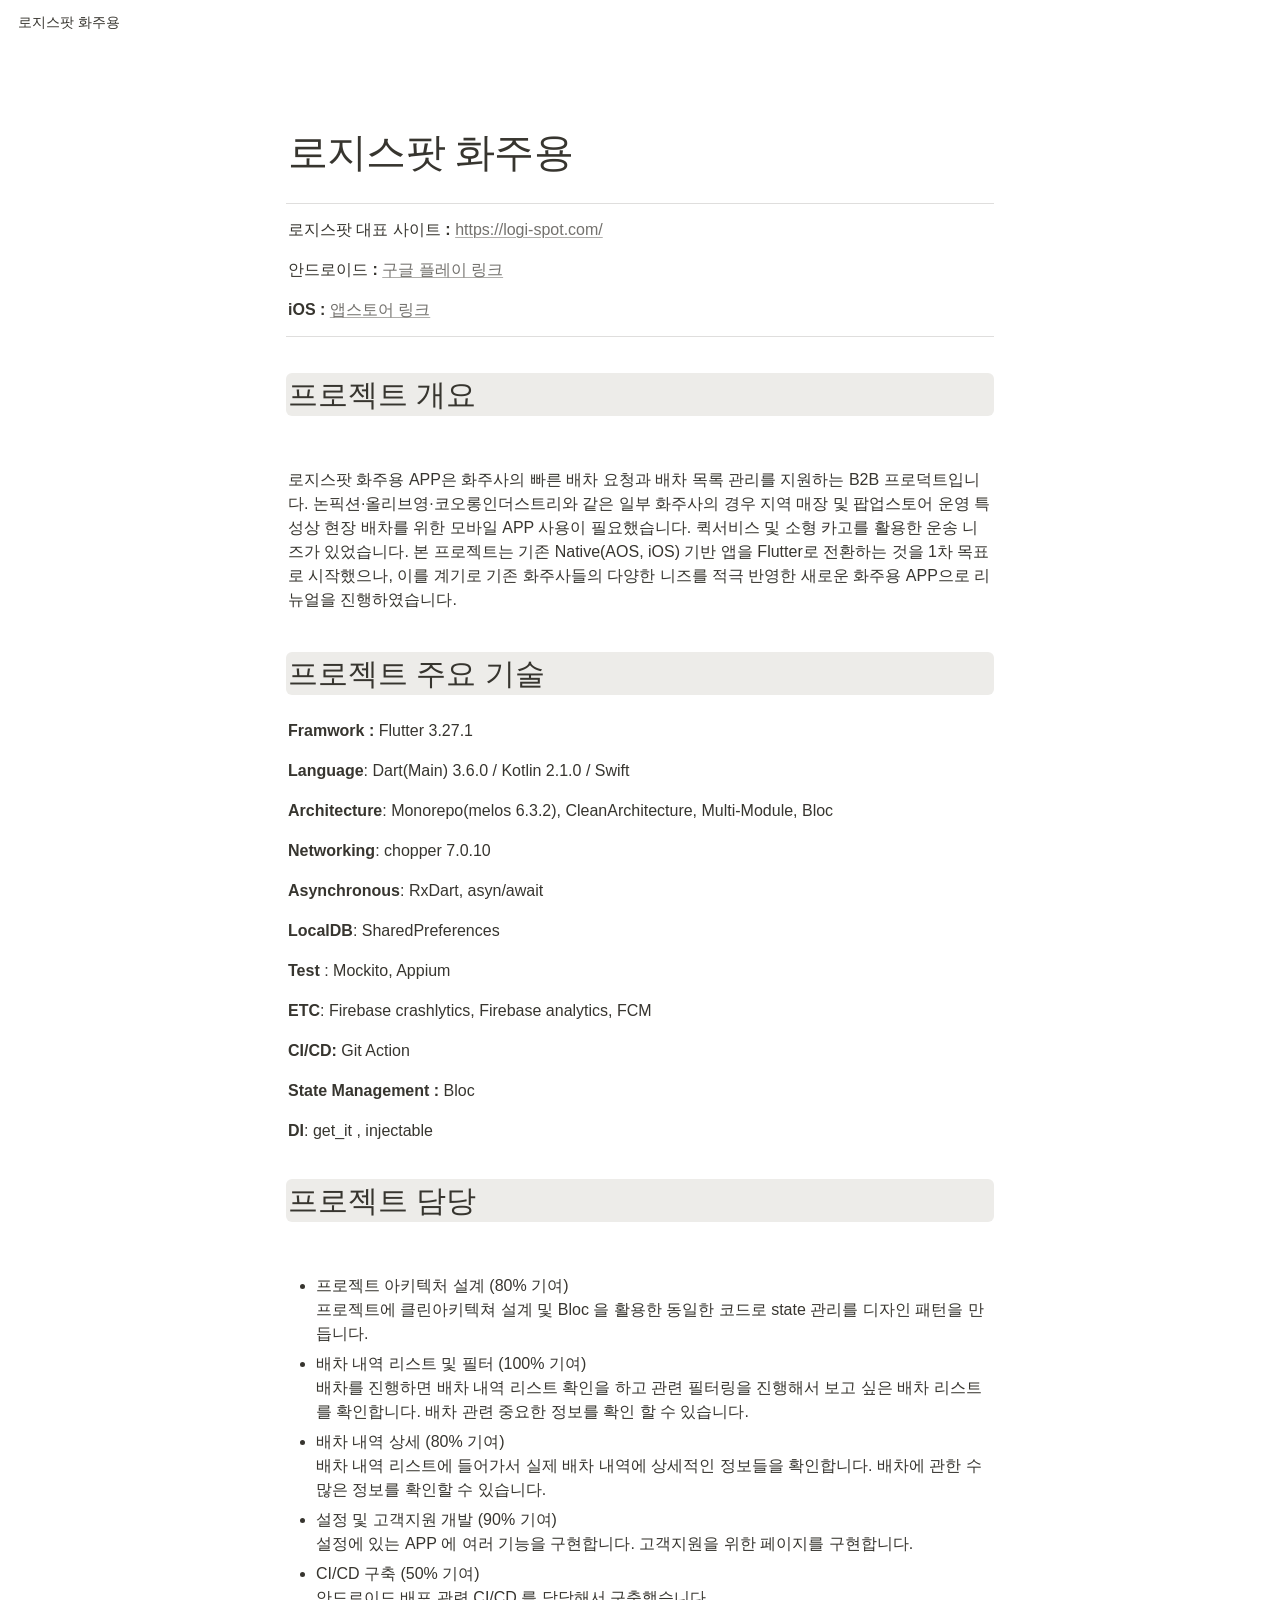
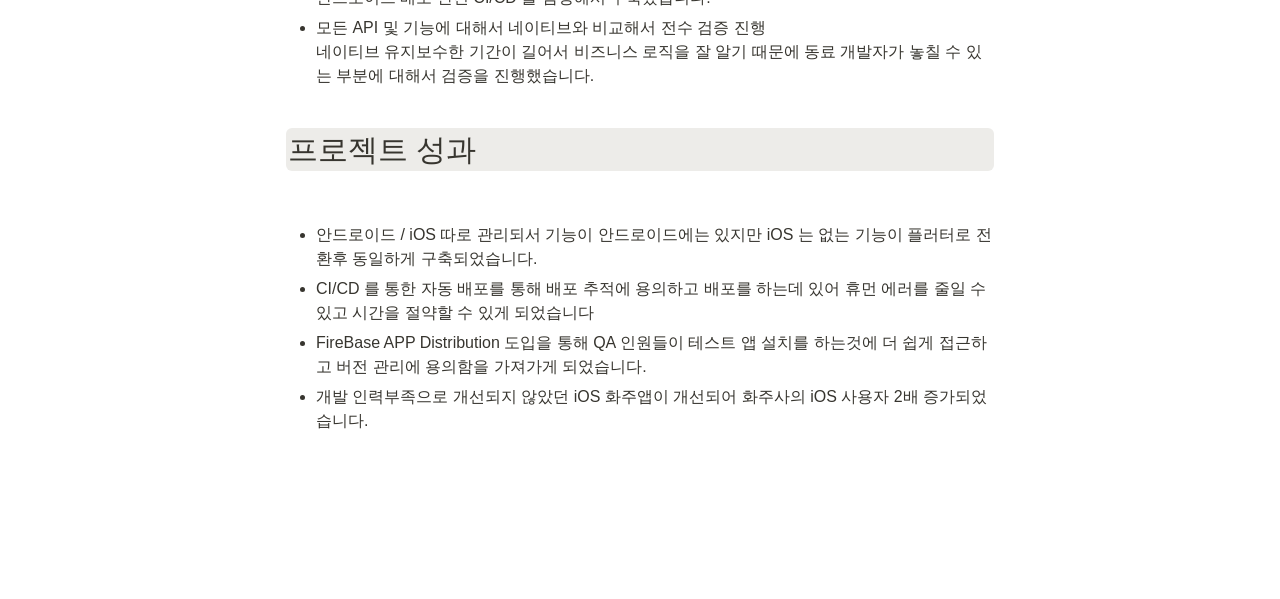
<file: mobile/logispot-client/index.html>
<!doctype html>
<html lang="ko">
<head>
  <meta charset="utf-8">
  <meta name="viewport" content="width=device-width, initial-scale=1">
  <meta name="theme-color" content="#ffffff">
  <meta name="description" content="로지스팟 화주용 앱의 프로젝트 개요, 주요 기술, 담당 업무 및 성과입니다.">
  <meta property="og:type" content="website">
  <meta property="og:locale" content="ko_KR">
  <meta property="og:title" content="로지스팟 화주용">
  <meta property="og:description" content="프로젝트 개요 · 프로젝트 주요 기술 · 프로젝트 담당 · 프로젝트 성과">
  <meta property="og:url" content="https://ilil1.github.io/ilil1/mobile/logispot-client/">
  <link rel="canonical" href="https://ilil1.github.io/ilil1/mobile/logispot-client/">
  <link rel="icon" href="data:,">
  <link rel="stylesheet" href="../styles.css">
  <title>로지스팟 화주용</title>
</head>
<body>
  <a class="skip-link" href="#main">콘텐츠로 건너뛰기</a>
  <header class="page-bar"><a href="#main">로지스팟 화주용</a></header>
  <main class="page" id="main">
    <h1>로지스팟 화주용</h1>
    <hr class="title-divider">
    <div class="project-links">
      <p><strong>로지스팟 대표 사이트 :</strong> <a href="https://logi-spot.com/" rel="noopener noreferrer">https://logi-spot.com/</a></p>
      <p><strong>안드로이드 : <a href="https://play.google.com/store/apps/details?id=com.TruckUp.android" rel="noopener noreferrer">구글 플레이 링크</a></strong></p>
      <p><strong>iOS :</strong> <a href="https://apps.apple.com/kr/app/%EB%A1%9C%EC%A7%80%EC%8A%A4%ED%8C%9F-%ED%99%94%EC%A3%BC%EC%9A%A9/id1178000751" rel="noopener noreferrer">앱스토어 링크</a></p>
    </div>
    <hr class="links-divider">

    <section aria-labelledby="overview">
      <h2 id="overview">프로젝트 개요</h2>
      <p class="overview-text">로지스팟 화주용 APP은 화주사의 빠른 배차 요청과 배차 목록 관리를 지원하는 B2B 프로덕트입니다. 논픽션·올리브영·코오롱인더스트리와 같은 일부 화주사의 경우 지역 매장 및 팝업스토어 운영 특성상 현장 배차를 위한 모바일 APP 사용이 필요했습니다. 퀵서비스 및 소형 카고를 활용한 운송 니즈가 있었습니다. 본 프로젝트는 기존 Native(AOS, iOS) 기반 앱을 Flutter로 전환하는 것을 1차 목표로 시작했으나, 이를 계기로 기존 화주사들의 다양한 니즈를 적극 반영한 새로운 화주용 APP으로 리뉴얼을 진행하였습니다. </p>
    </section>

    <section class="technology-section" aria-labelledby="technology">
      <h2 id="technology">프로젝트 주요 기술</h2>
      <div class="technology-list">
        <p><strong>Framwork :</strong> Flutter 3.27.1</p>
        <p><strong>Language</strong>: Dart(Main) 3.6.0 / Kotlin 2.1.0 / Swift</p>
        <p><strong>Architecture</strong>: Monorepo(melos 6.3.2), CleanArchitecture, Multi-Module, Bloc</p>
        <p><strong>Networking</strong>: chopper 7.0.10</p>
        <p><strong>Asynchronous</strong>: RxDart, asyn/await</p>
        <p><strong>LocalDB</strong>: SharedPreferences</p>
        <p><strong>Test</strong> : Mockito, Appium</p>
        <p><strong>ETC</strong>: Firebase crashlytics, Firebase analytics, FCM</p>
        <p><strong>CI/CD:</strong> Git Action</p>
        <p><strong>State Management : </strong>Bloc</p>
        <p><strong>DI</strong>: get_it , injectable</p>
      </div>
    </section>

    <section class="responsibility-section" aria-labelledby="responsibility">
      <h2 id="responsibility"> 프로젝트 담당</h2>
      <ul class="responsibility-list">
        <li>프로젝트 아키텍처 설계 (80% 기여) <br>프로젝트에 클린아키텍쳐 설계 및 Bloc 을 활용한 동일한 코드로 state 관리를 디자인 패턴을 만듭니다. </li>
        <li>배차 내역 리스트 및 필터 (100% 기여)<br>배차를 진행하면 배차 내역 리스트 확인을 하고 관련 필터링을 진행해서 보고 싶은 배차 리스트를 확인합니다. 배차 관련 중요한 정보를 확인 할 수 있습니다.</li>
        <li>배차 내역 상세 (80% 기여)<br>배차 내역 리스트에 들어가서 실제 배차 내역에 상세적인 정보들을 확인합니다. 배차에 관한 수많은 정보를 확인할 수 있습니다.</li>
        <li>설정 및 고객지원 개발 (90% 기여)<br>설정에 있는 APP 에 여러 기능을 구현합니다. 고객지원을 위한 페이지를 구현합니다.</li>
        <li>CI/CD 구축 (50% 기여)<br>안드로이드 배포 관련 CI/CD 를 담당해서 구축했습니다. </li>
        <li>모든 API 및 기능에 대해서 네이티브와 비교해서 전수 검증 진행<br>네이티브 유지보수한 기간이 길어서 비즈니스 로직을 잘 알기 때문에 동료 개발자가 놓칠 수 있는 부분에 대해서 검증을 진행했습니다.</li>
      </ul>
    </section>

    <section class="results-section" aria-labelledby="results">
      <h2 id="results"> 프로젝트 성과</h2>
      <ul class="results-list">
        <li>안드로이드 / iOS 따로 관리되서 기능이 안드로이드에는 있지만 iOS 는 없는 기능이 플러터로 전환후 동일하게 구축되었습니다.</li>
        <li>CI/CD 를 통한 자동 배포를 통해 배포 추적에 용의하고 배포를 하는데 있어 휴먼 에러를 줄일 수 있고 시간을 절약할 수 있게 되었습니다</li>
        <li>FireBase APP Distribution 도입을 통해 QA 인원들이 테스트 앱 설치를 하는것에 더 쉽게 접근하고 버전 관리에 용의함을 가져가게 되었습니다.</li>
        <li>개발 인력부족으로 개선되지 않았던 iOS 화주앱이 개선되어 화주사의 iOS 사용자 2배 증가되었습니다.</li>
      </ul>
    </section>
  </main>
</body>
</html>
</file>
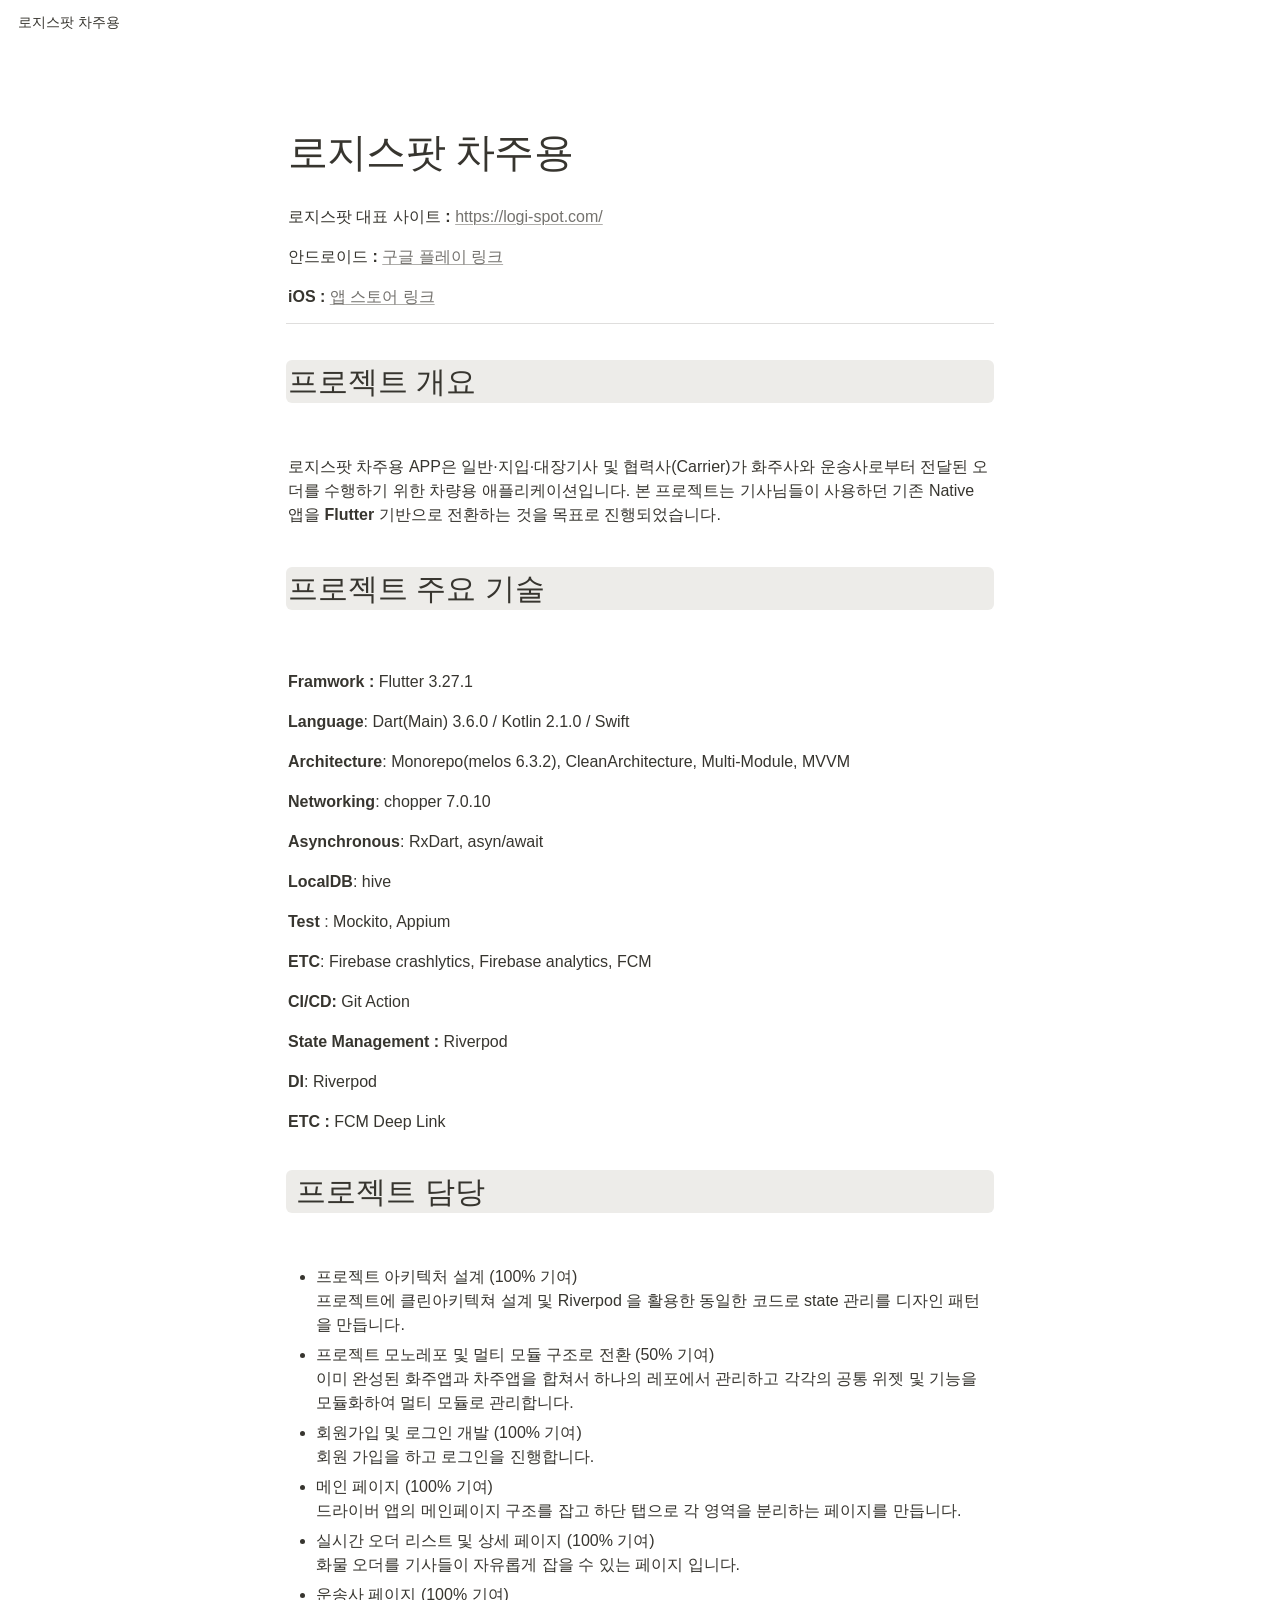
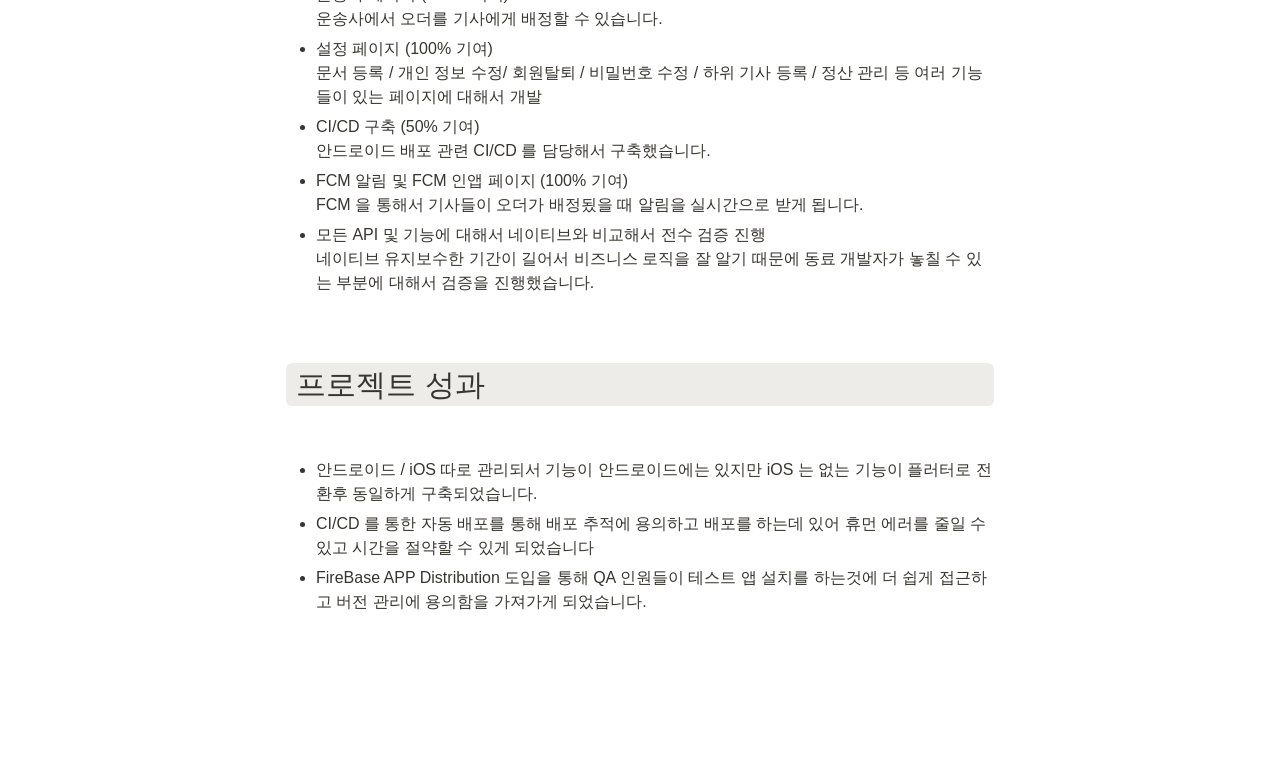
<file: mobile/logispot-driver/index.html>
<!doctype html>
<html lang="ko">
<head>
  <meta charset="utf-8">
  <meta name="viewport" content="width=device-width, initial-scale=1">
  <meta name="theme-color" content="#ffffff">
  <meta name="description" content="로지스팟 차주용 앱의 프로젝트 개요, 주요 기술, 담당 업무 및 성과입니다.">
  <meta property="og:type" content="website">
  <meta property="og:locale" content="ko_KR">
  <meta property="og:title" content="로지스팟 차주용">
  <meta property="og:description" content="프로젝트 개요 · 프로젝트 주요 기술 · 프로젝트 담당 · 프로젝트 성과">
  <meta property="og:url" content="https://ilil1.github.io/ilil1/mobile/logispot-driver/">
  <link rel="canonical" href="https://ilil1.github.io/ilil1/mobile/logispot-driver/">
  <link rel="icon" href="data:,">
  <link rel="stylesheet" href="../styles.css">
  <link rel="stylesheet" href="./styles.css">
  <title>로지스팟 차주용</title>
</head>
<body>
  <a class="skip-link" href="#main">콘텐츠로 건너뛰기</a>
  <header class="page-bar"><a href="#main">로지스팟 차주용</a></header>
  <main class="page" id="main">
    <h1>로지스팟 차주용</h1>
    <div class="project-links">
      <p><strong>로지스팟 대표 사이트 :</strong> <a href="https://logi-spot.com/" rel="noopener noreferrer">https://logi-spot.com/</a></p>
      <p><strong>안드로이드 : <a href="https://play.google.com/store/apps/details?id=com.TruckUpDriver.android" rel="noopener noreferrer">구글 플레이 링크</a></strong></p>
      <p><strong>iOS : </strong><a href="https://apps.apple.com/kr/app/%EB%A1%9C%EC%A7%80%EC%8A%A4%ED%8C%9F-%EC%B0%A8%EC%A3%BC%EC%9A%A9/id1464864599" rel="noopener noreferrer"><strong>앱</strong> 스토어 링크</a> </p>
    </div>
    <hr class="links-divider">

    <section aria-labelledby="overview">
      <h2 id="overview">프로젝트 개요</h2>
      <p class="overview-text">로지스팟 차주용 APP은 일반·지입·대장기사 및 협력사(Carrier)가 화주사와 운송사로부터 전달된 오더를 수행하기 위한 차량용 애플리케이션입니다. 본 프로젝트는 기사님들이 사용하던 기존 Native 앱을 <strong>Flutter 기반으로 전환</strong>하는 것을 목표로 진행되었습니다.</p>
    </section>

    <section class="technology-section" aria-labelledby="technology">
      <h2 id="technology">프로젝트 주요 기술</h2>
      <div class="technology-list">
        <p><strong>Framwork :</strong> Flutter 3.27.1</p>
        <p><strong>Language</strong>: Dart(Main) 3.6.0 / Kotlin 2.1.0 / Swift</p>
        <p><strong>Architecture</strong>: Monorepo(melos 6.3.2), CleanArchitecture, Multi-Module, MVVM</p>
        <p><strong>Networking</strong>: chopper 7.0.10</p>
        <p><strong>Asynchronous</strong>: RxDart, asyn/await</p>
        <p><strong>LocalDB</strong>: hive</p>
        <p><strong>Test</strong> : Mockito, Appium</p>
        <p><strong>ETC</strong>: Firebase crashlytics, Firebase analytics, FCM</p>
        <p><strong>CI/CD:</strong> Git Action</p>
        <p><strong>State Management : </strong>Riverpod</p>
        <p><strong>DI</strong>: Riverpod</p>
        <p><strong>ETC :</strong> FCM Deep Link</p>
      </div>
    </section>

    <section class="responsibility-section" aria-labelledby="responsibility">
      <h2 id="responsibility"> 프로젝트 담당</h2>
      <ul class="responsibility-list">
        <li>프로젝트 아키텍처 설계 (100% 기여) <br>프로젝트에 클린아키텍쳐 설계 및 Riverpod 을 활용한 동일한 코드로 state 관리를 디자인 패턴을 만듭니다. </li>
        <li>프로젝트 모노레포 및 멀티 모듈 구조로 전환 (50% 기여)<br>이미 완성된 화주앱과 차주앱을 합쳐서 하나의 레포에서 관리하고 각각의 공통 위젯 및 기능을 모듈화하여 멀티 모듈로 관리합니다. </li>
        <li>회원가입 및 로그인 개발 (100% 기여)<br>회원 가입을 하고 로그인을 진행합니다.</li>
        <li>메인 페이지 (100% 기여)<br>드라이버 앱의 메인페이지 구조를 잡고 하단 탭으로 각 영역을 분리하는 페이지를 만듭니다.</li>
        <li>실시간 오더 리스트 및 상세 페이지 (100% 기여)<br>화물 오더를 기사들이 자유롭게 잡을 수 있는 페이지 입니다.</li>
        <li>운송사 페이지 (100% 기여)<br>운송사에서 오더를 기사에게 배정할 수 있습니다. </li>
        <li>설정 페이지 (100% 기여)<br>문서 등록 / 개인 정보 수정/ 회원탈퇴 / 비밀번호 수정 / 하위 기사 등록 / 정산 관리 등 여러 기능들이 있는 페이지에 대해서 개발</li>
        <li>CI/CD 구축 (50% 기여)<br>안드로이드 배포 관련 CI/CD 를 담당해서 구축했습니다. </li>
        <li>FCM 알림 및 FCM 인앱 페이지 (100% 기여)<br>FCM 을 통해서 기사들이 오더가 배정됬을 때 알림을 실시간으로 받게 됩니다.</li>
        <li>모든 API 및 기능에 대해서 네이티브와 비교해서 전수 검증 진행<br>네이티브 유지보수한 기간이 길어서 비즈니스 로직을 잘 알기 때문에 동료 개발자가 놓칠 수 있는 부분에 대해서 검증을 진행했습니다.</li>
      </ul>
    </section>

    <section class="results-section" aria-labelledby="results">
      <h2 id="results"> 프로젝트 성과</h2>
      <ul class="results-list">
        <li>안드로이드 / iOS 따로 관리되서 기능이 안드로이드에는 있지만 iOS 는 없는 기능이 플러터로 전환후 동일하게 구축되었습니다.</li>
        <li>CI/CD 를 통한 자동 배포를 통해 배포 추적에 용의하고 배포를 하는데 있어 휴먼 에러를 줄일 수 있고 시간을 절약할 수 있게 되었습니다</li>
        <li>FireBase APP Distribution 도입을 통해 QA 인원들이 테스트 앱 설치를 하는것에 더 쉽게 접근하고 버전 관리에 용의함을 가져가게 되었습니다.</li>
      </ul>
    </section>
  </main>
</body>
</html>
</file>
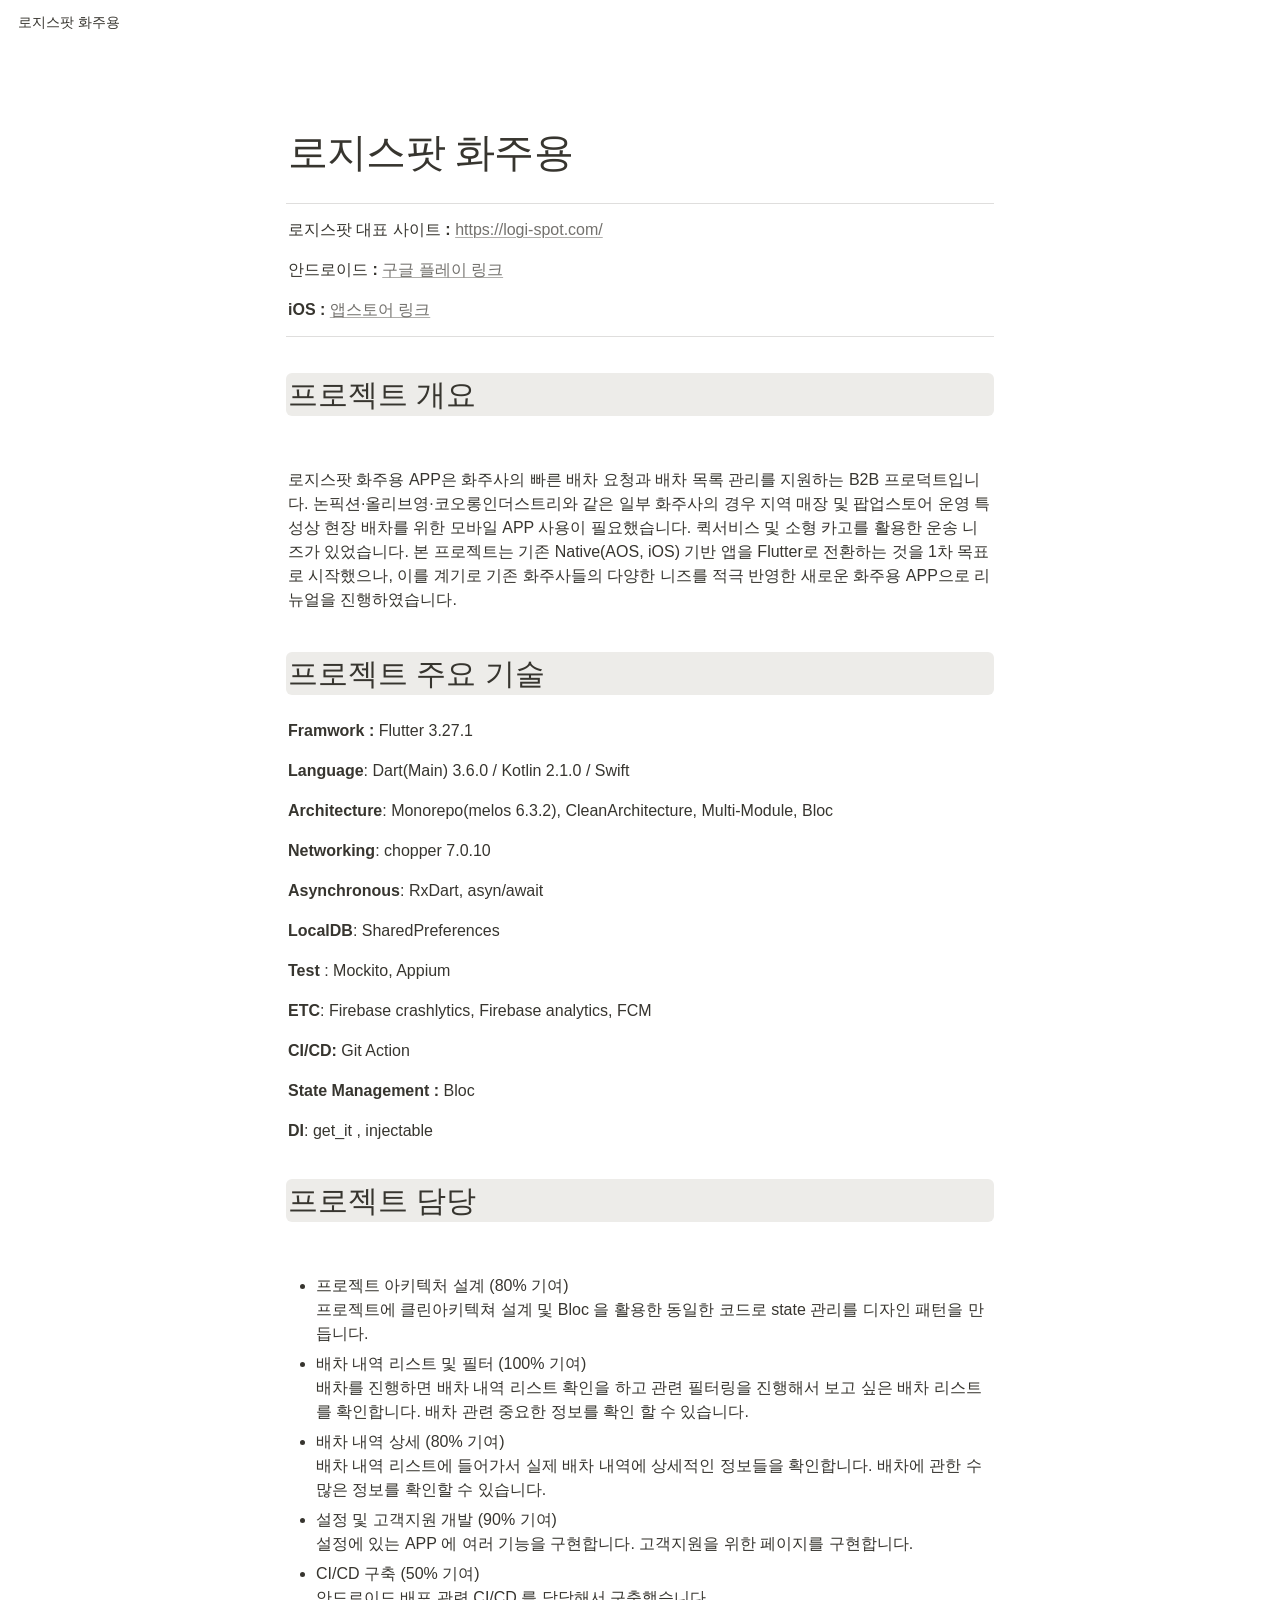
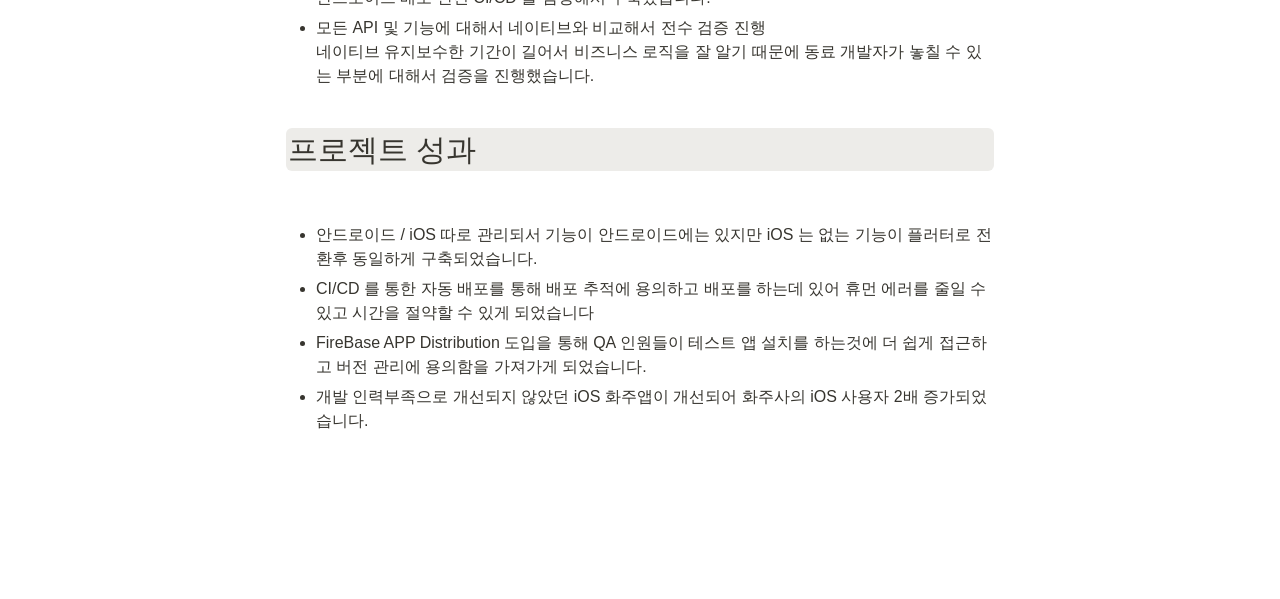
<file: mobile/logispot-shipper/index.html>
<!doctype html>
<html lang="ko">
<head>
  <meta charset="utf-8">
  <meta name="viewport" content="width=device-width, initial-scale=1">
  <meta name="theme-color" content="#ffffff">
  <meta name="description" content="로지스팟 화주용 앱의 프로젝트 개요, 주요 기술, 담당 업무 및 성과입니다.">
  <meta property="og:type" content="website">
  <meta property="og:locale" content="ko_KR">
  <meta property="og:title" content="로지스팟 화주용">
  <meta property="og:description" content="프로젝트 개요 · 프로젝트 주요 기술 · 프로젝트 담당 · 프로젝트 성과">
  <meta property="og:url" content="https://ilil1.github.io/ilil1/mobile/logispot-shipper/">
  <link rel="canonical" href="https://ilil1.github.io/ilil1/mobile/logispot-shipper/">
  <link rel="icon" href="data:,">
  <link rel="stylesheet" href="../styles.css">
  <title>로지스팟 화주용</title>
</head>
<body>
  <a class="skip-link" href="#main">콘텐츠로 건너뛰기</a>
  <header class="page-bar"><a href="#main">로지스팟 화주용</a></header>
  <main class="page" id="main">
    <h1>로지스팟 화주용</h1>
    <hr class="title-divider">
    <div class="project-links">
      <p><strong>로지스팟 대표 사이트 :</strong> <a href="https://logi-spot.com/" rel="noopener noreferrer">https://logi-spot.com/</a></p>
      <p><strong>안드로이드 : <a href="https://play.google.com/store/apps/details?id=com.TruckUp.android" rel="noopener noreferrer">구글 플레이 링크</a></strong></p>
      <p><strong>iOS :</strong> <a href="https://apps.apple.com/kr/app/%EB%A1%9C%EC%A7%80%EC%8A%A4%ED%8C%9F-%ED%99%94%EC%A3%BC%EC%9A%A9/id1178000751" rel="noopener noreferrer">앱스토어 링크</a></p>
    </div>
    <hr class="links-divider">

    <section aria-labelledby="overview">
      <h2 id="overview">프로젝트 개요</h2>
      <p class="overview-text">로지스팟 화주용 APP은 화주사의 빠른 배차 요청과 배차 목록 관리를 지원하는 B2B 프로덕트입니다. 논픽션·올리브영·코오롱인더스트리와 같은 일부 화주사의 경우 지역 매장 및 팝업스토어 운영 특성상 현장 배차를 위한 모바일 APP 사용이 필요했습니다. 퀵서비스 및 소형 카고를 활용한 운송 니즈가 있었습니다. 본 프로젝트는 기존 Native(AOS, iOS) 기반 앱을 Flutter로 전환하는 것을 1차 목표로 시작했으나, 이를 계기로 기존 화주사들의 다양한 니즈를 적극 반영한 새로운 화주용 APP으로 리뉴얼을 진행하였습니다. </p>
    </section>

    <section class="technology-section" aria-labelledby="technology">
      <h2 id="technology">프로젝트 주요 기술</h2>
      <div class="technology-list">
        <p><strong>Framwork :</strong> Flutter 3.27.1</p>
        <p><strong>Language</strong>: Dart(Main) 3.6.0 / Kotlin 2.1.0 / Swift</p>
        <p><strong>Architecture</strong>: Monorepo(melos 6.3.2), CleanArchitecture, Multi-Module, Bloc</p>
        <p><strong>Networking</strong>: chopper 7.0.10</p>
        <p><strong>Asynchronous</strong>: RxDart, asyn/await</p>
        <p><strong>LocalDB</strong>: SharedPreferences</p>
        <p><strong>Test</strong> : Mockito, Appium</p>
        <p><strong>ETC</strong>: Firebase crashlytics, Firebase analytics, FCM</p>
        <p><strong>CI/CD:</strong> Git Action</p>
        <p><strong>State Management : </strong>Bloc</p>
        <p><strong>DI</strong>: get_it , injectable</p>
      </div>
    </section>

    <section class="responsibility-section" aria-labelledby="responsibility">
      <h2 id="responsibility"> 프로젝트 담당</h2>
      <ul class="responsibility-list">
        <li>프로젝트 아키텍처 설계 (80% 기여) <br>프로젝트에 클린아키텍쳐 설계 및 Bloc 을 활용한 동일한 코드로 state 관리를 디자인 패턴을 만듭니다. </li>
        <li>배차 내역 리스트 및 필터 (100% 기여)<br>배차를 진행하면 배차 내역 리스트 확인을 하고 관련 필터링을 진행해서 보고 싶은 배차 리스트를 확인합니다. 배차 관련 중요한 정보를 확인 할 수 있습니다.</li>
        <li>배차 내역 상세 (80% 기여)<br>배차 내역 리스트에 들어가서 실제 배차 내역에 상세적인 정보들을 확인합니다. 배차에 관한 수많은 정보를 확인할 수 있습니다.</li>
        <li>설정 및 고객지원 개발 (90% 기여)<br>설정에 있는 APP 에 여러 기능을 구현합니다. 고객지원을 위한 페이지를 구현합니다.</li>
        <li>CI/CD 구축 (50% 기여)<br>안드로이드 배포 관련 CI/CD 를 담당해서 구축했습니다. </li>
        <li>모든 API 및 기능에 대해서 네이티브와 비교해서 전수 검증 진행<br>네이티브 유지보수한 기간이 길어서 비즈니스 로직을 잘 알기 때문에 동료 개발자가 놓칠 수 있는 부분에 대해서 검증을 진행했습니다.</li>
      </ul>
    </section>

    <section class="results-section" aria-labelledby="results">
      <h2 id="results"> 프로젝트 성과</h2>
      <ul class="results-list">
        <li>안드로이드 / iOS 따로 관리되서 기능이 안드로이드에는 있지만 iOS 는 없는 기능이 플러터로 전환후 동일하게 구축되었습니다.</li>
        <li>CI/CD 를 통한 자동 배포를 통해 배포 추적에 용의하고 배포를 하는데 있어 휴먼 에러를 줄일 수 있고 시간을 절약할 수 있게 되었습니다</li>
        <li>FireBase APP Distribution 도입을 통해 QA 인원들이 테스트 앱 설치를 하는것에 더 쉽게 접근하고 버전 관리에 용의함을 가져가게 되었습니다.</li>
        <li>개발 인력부족으로 개선되지 않았던 iOS 화주앱이 개선되어 화주사의 iOS 사용자 2배 증가되었습니다.</li>
      </ul>
    </section>
  </main>
</body>
</html>
</file>
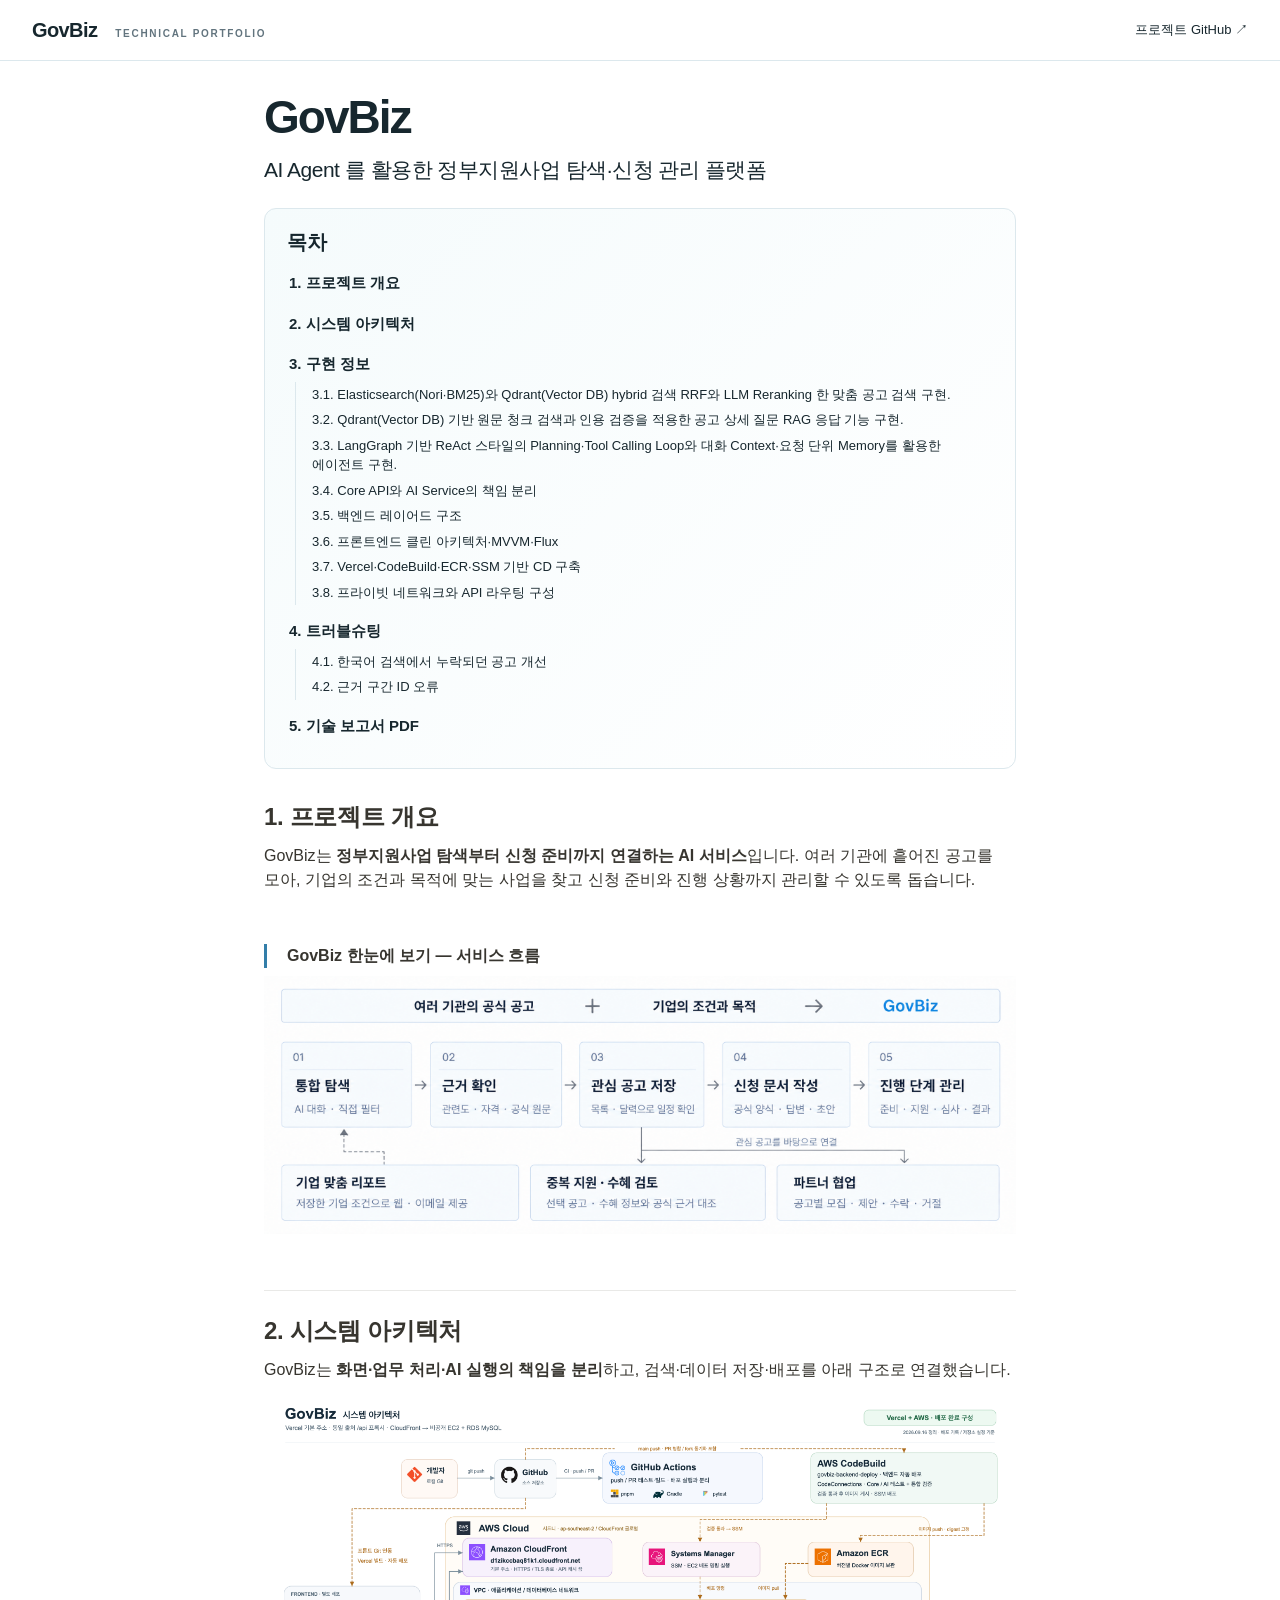
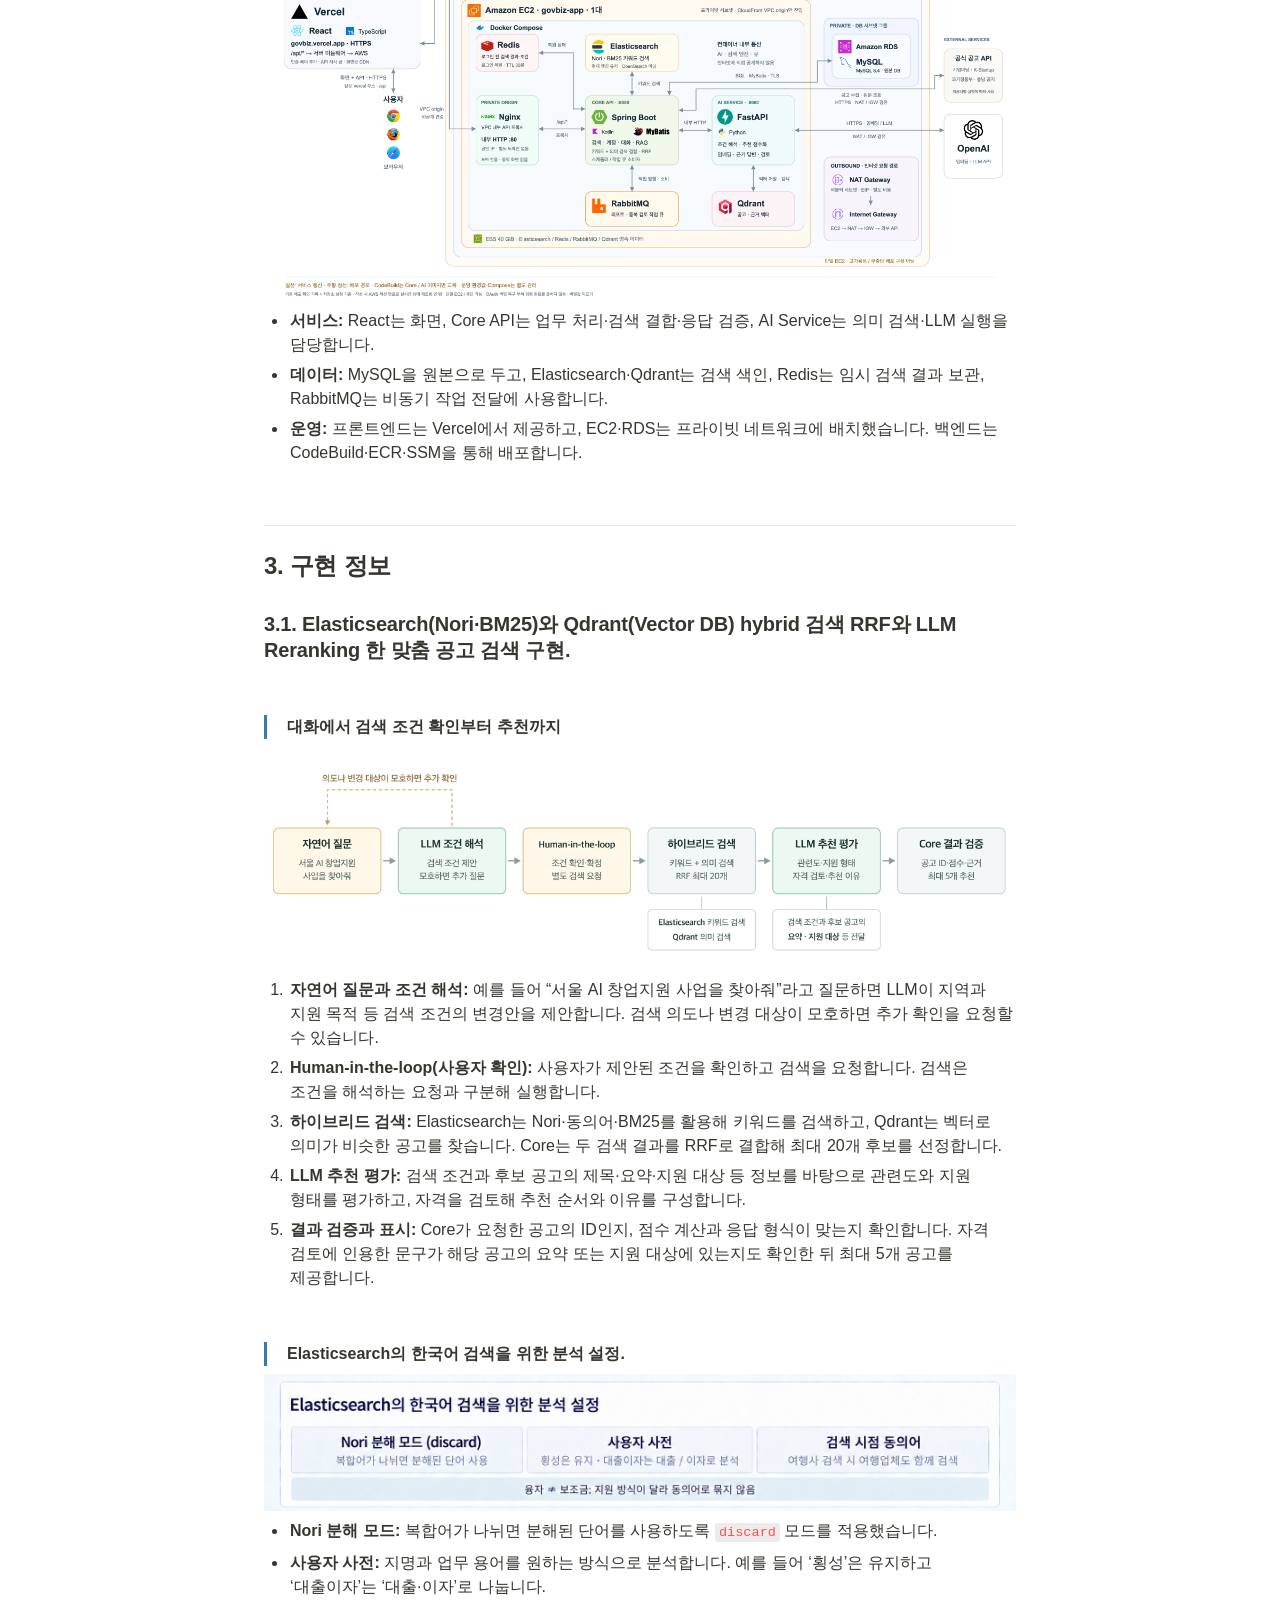
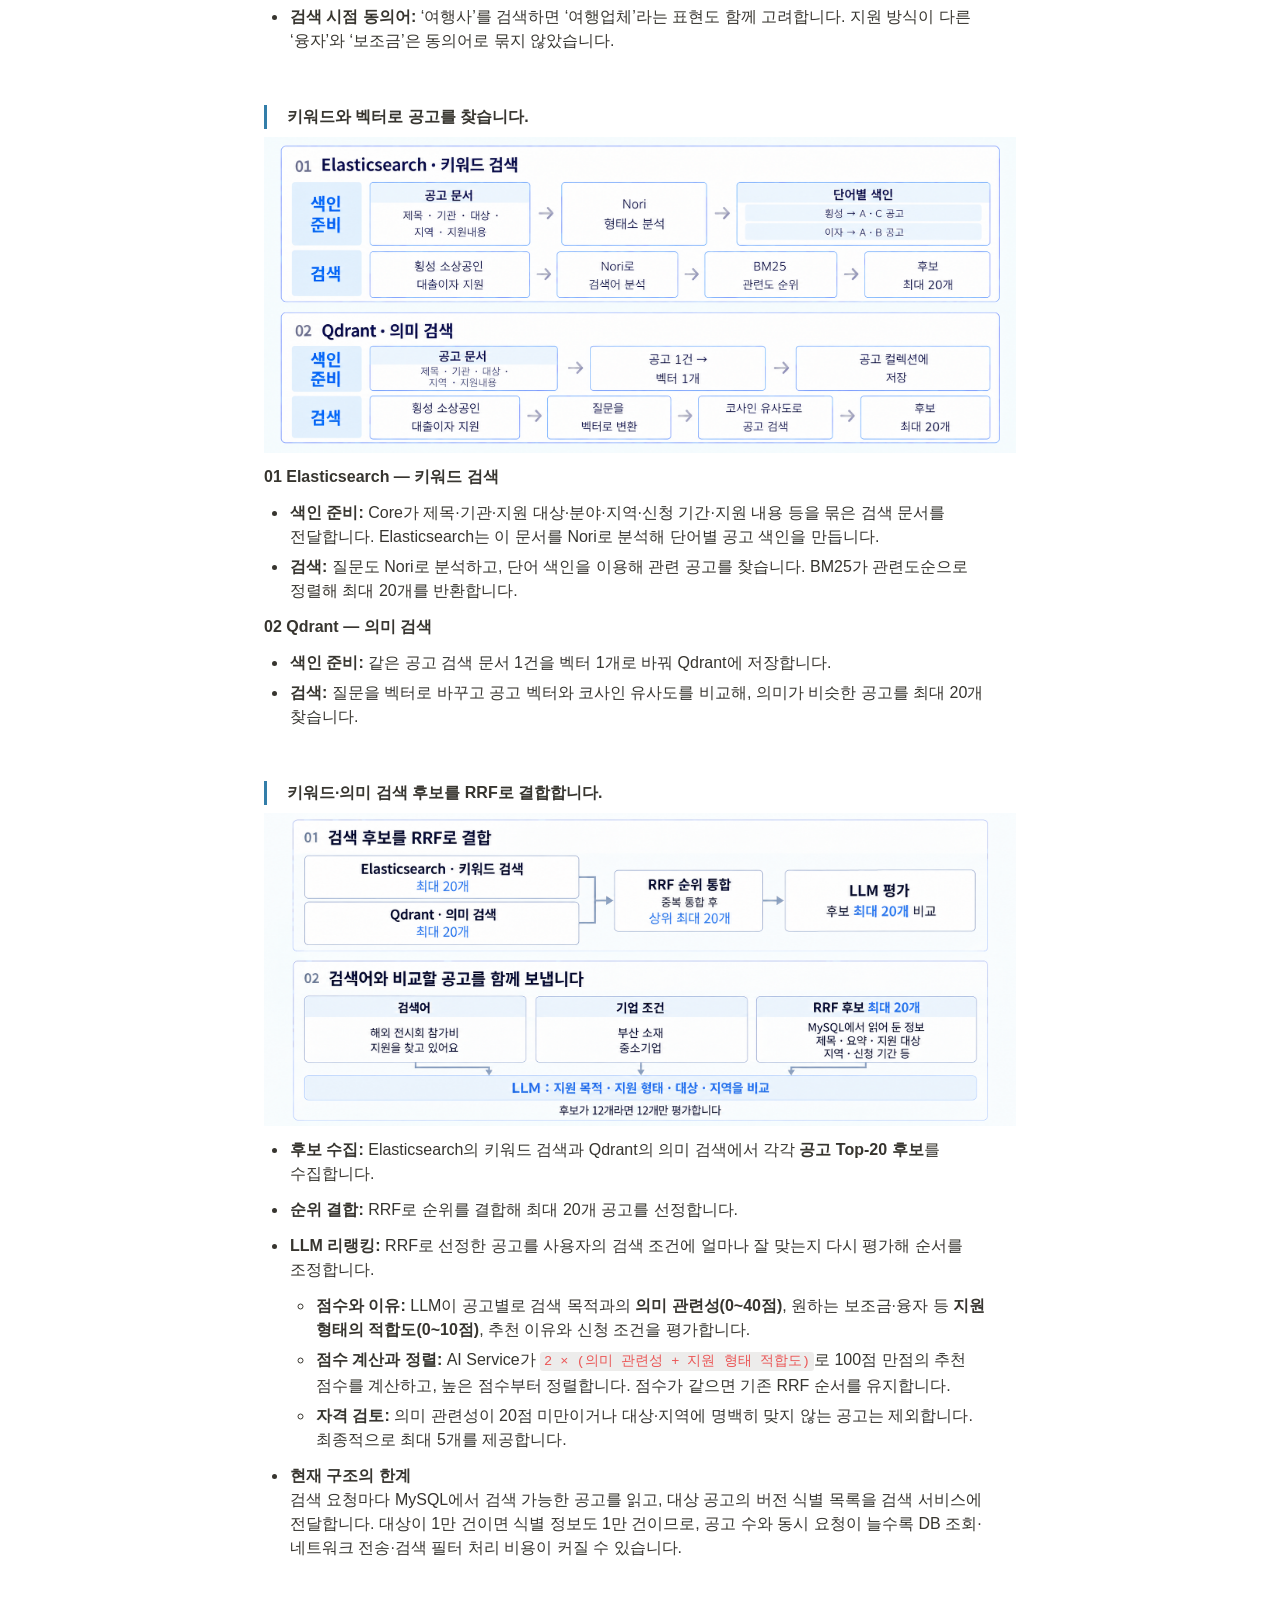
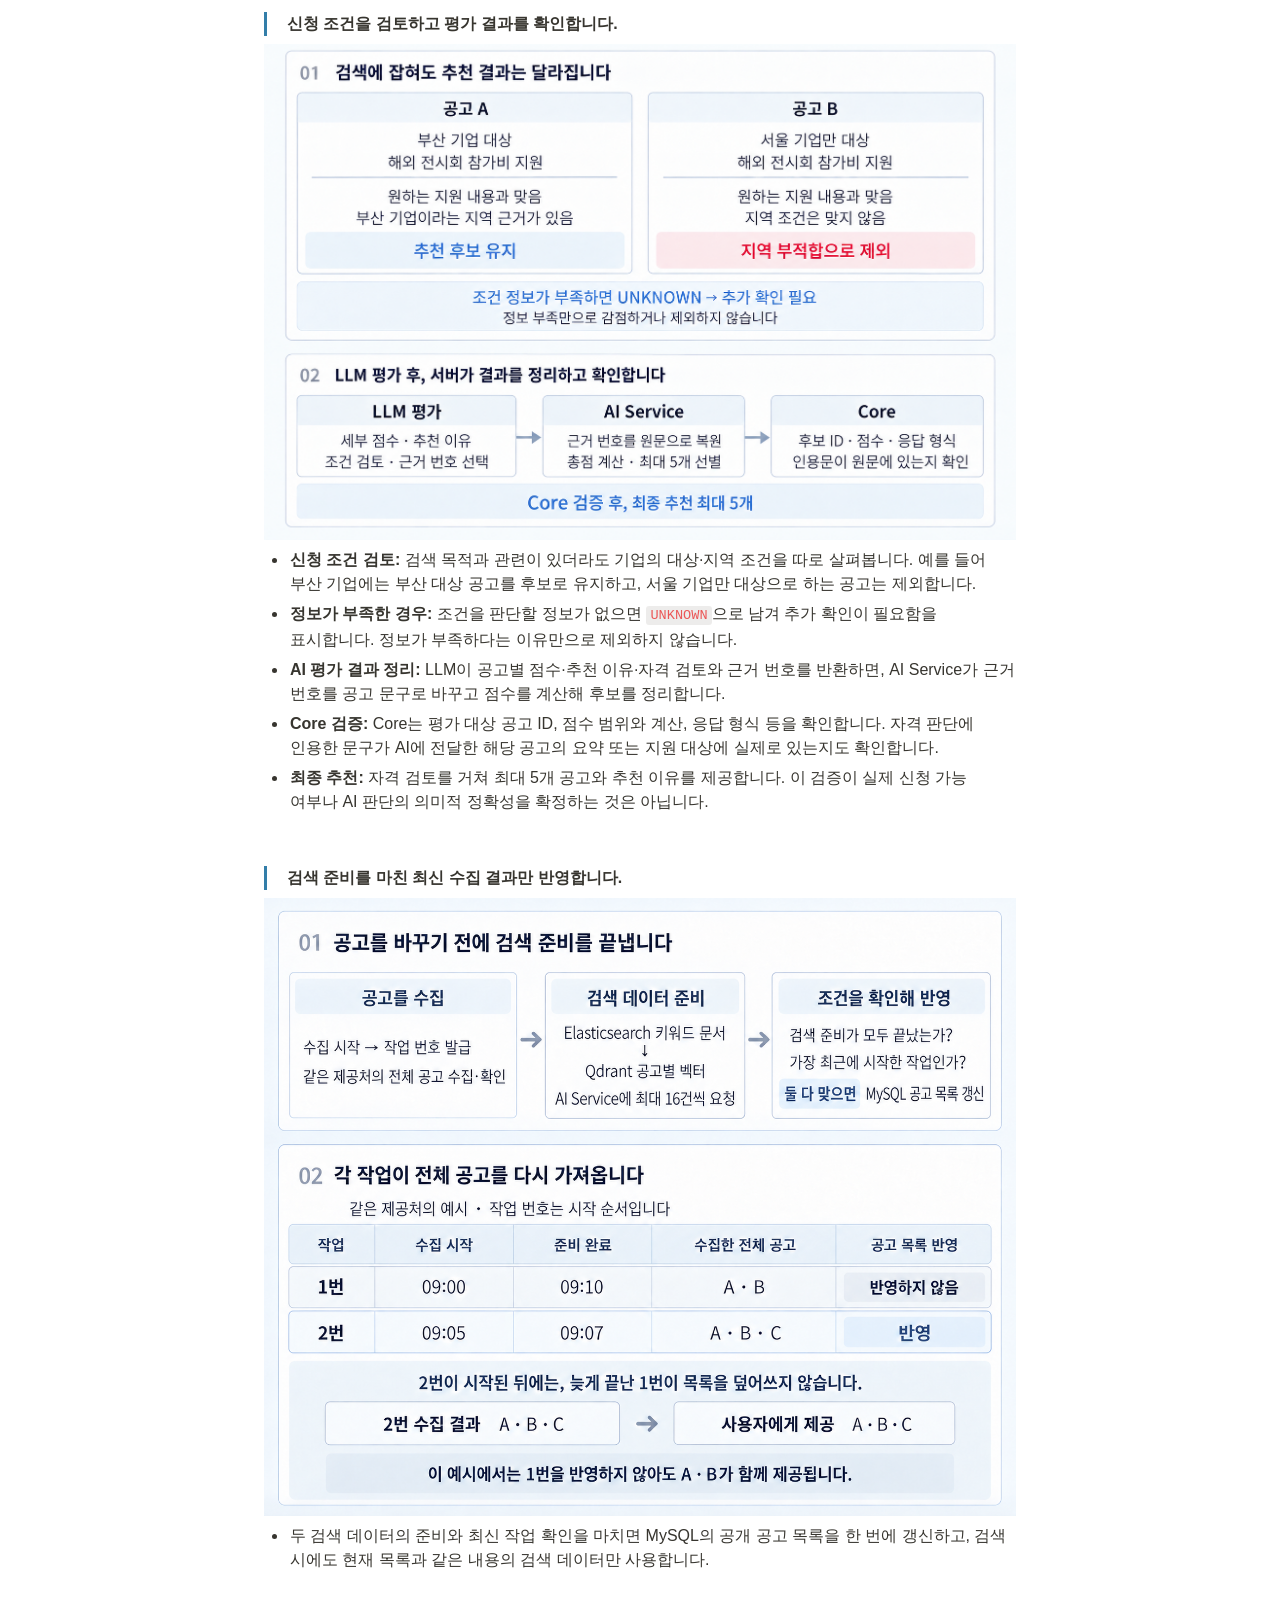
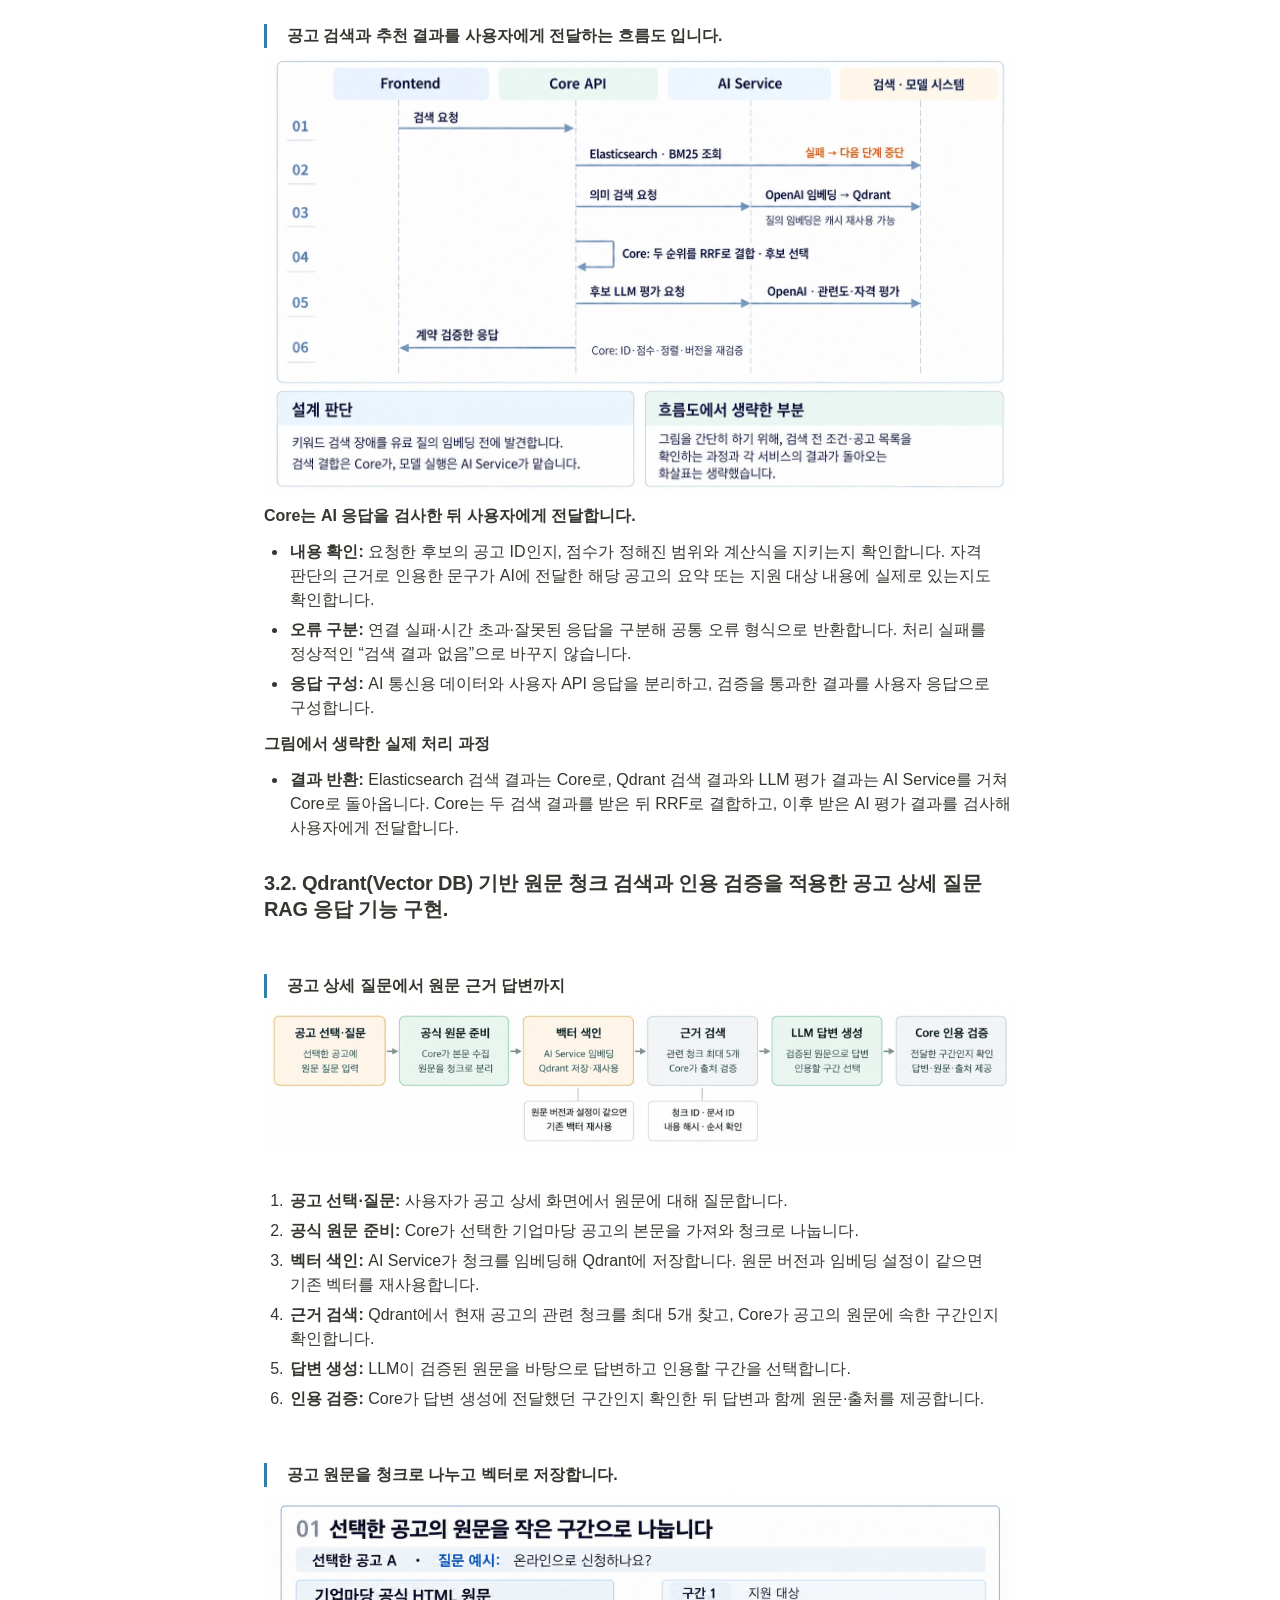
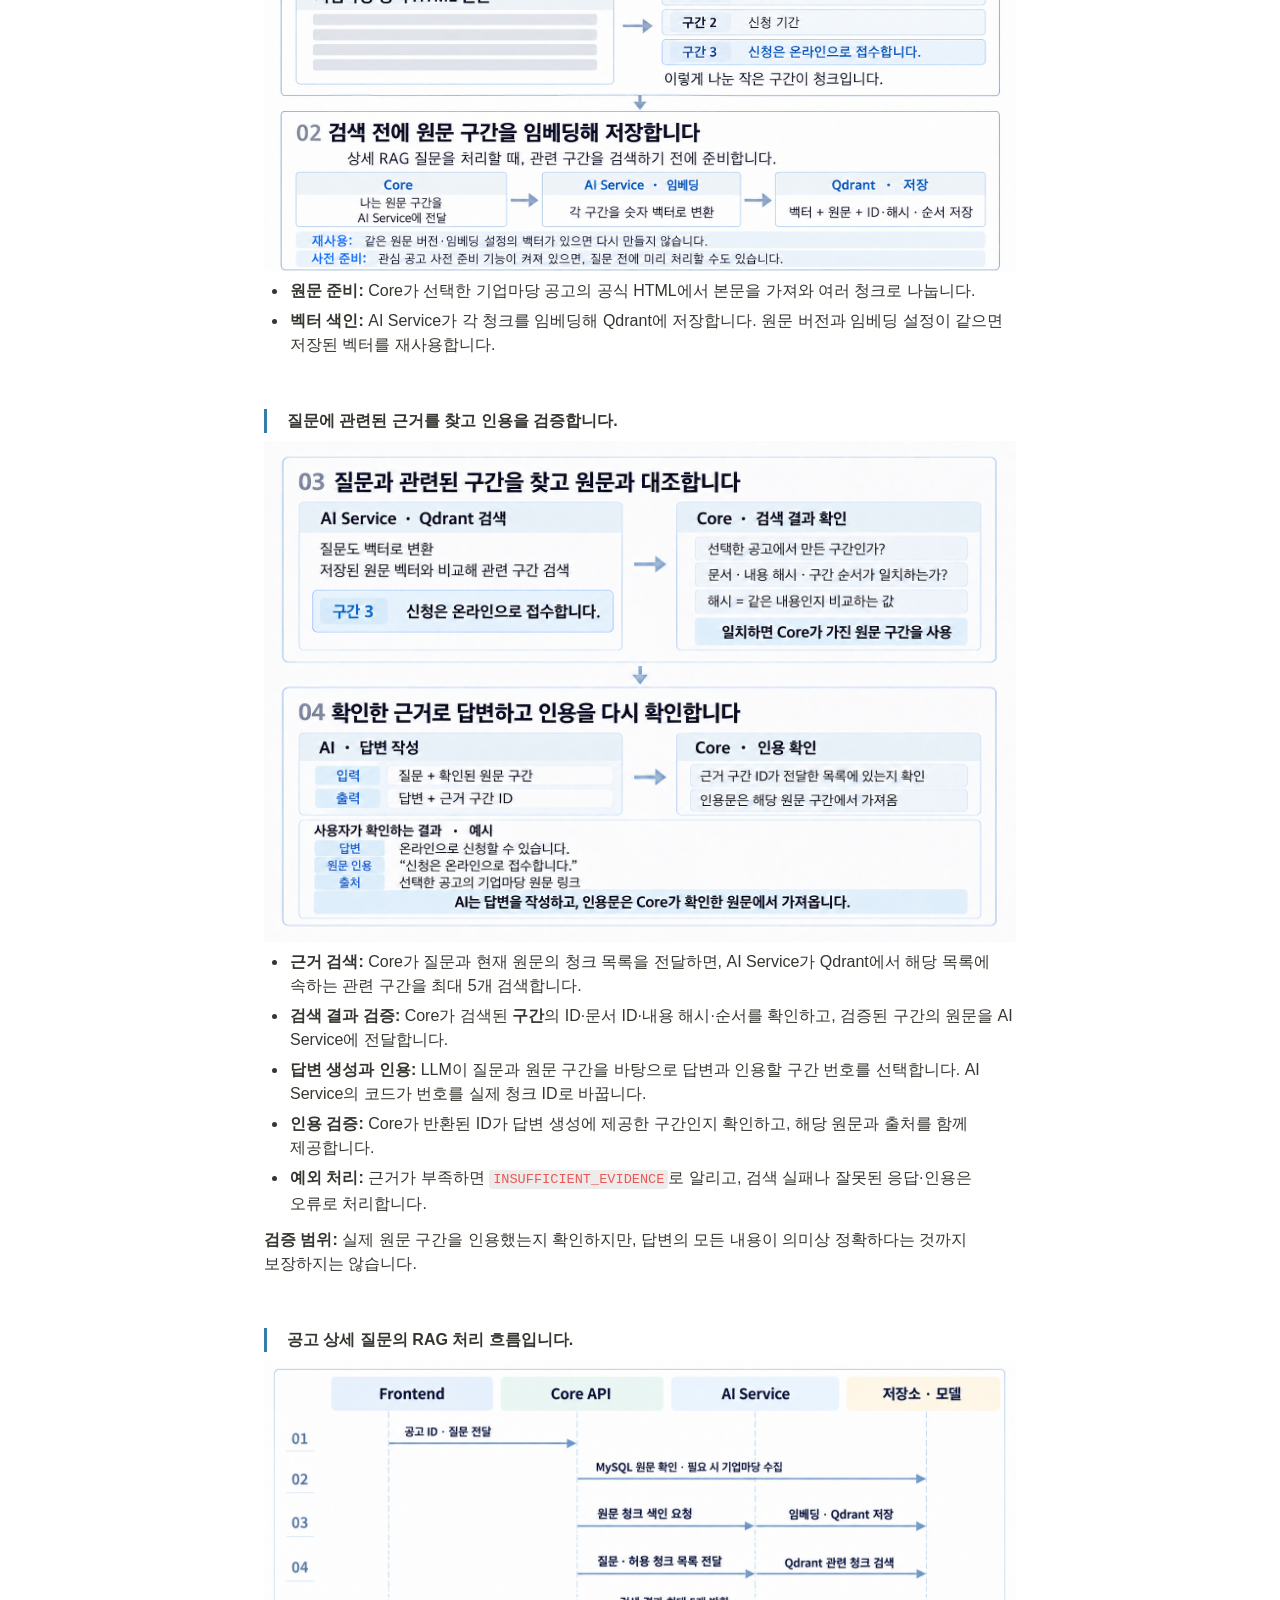
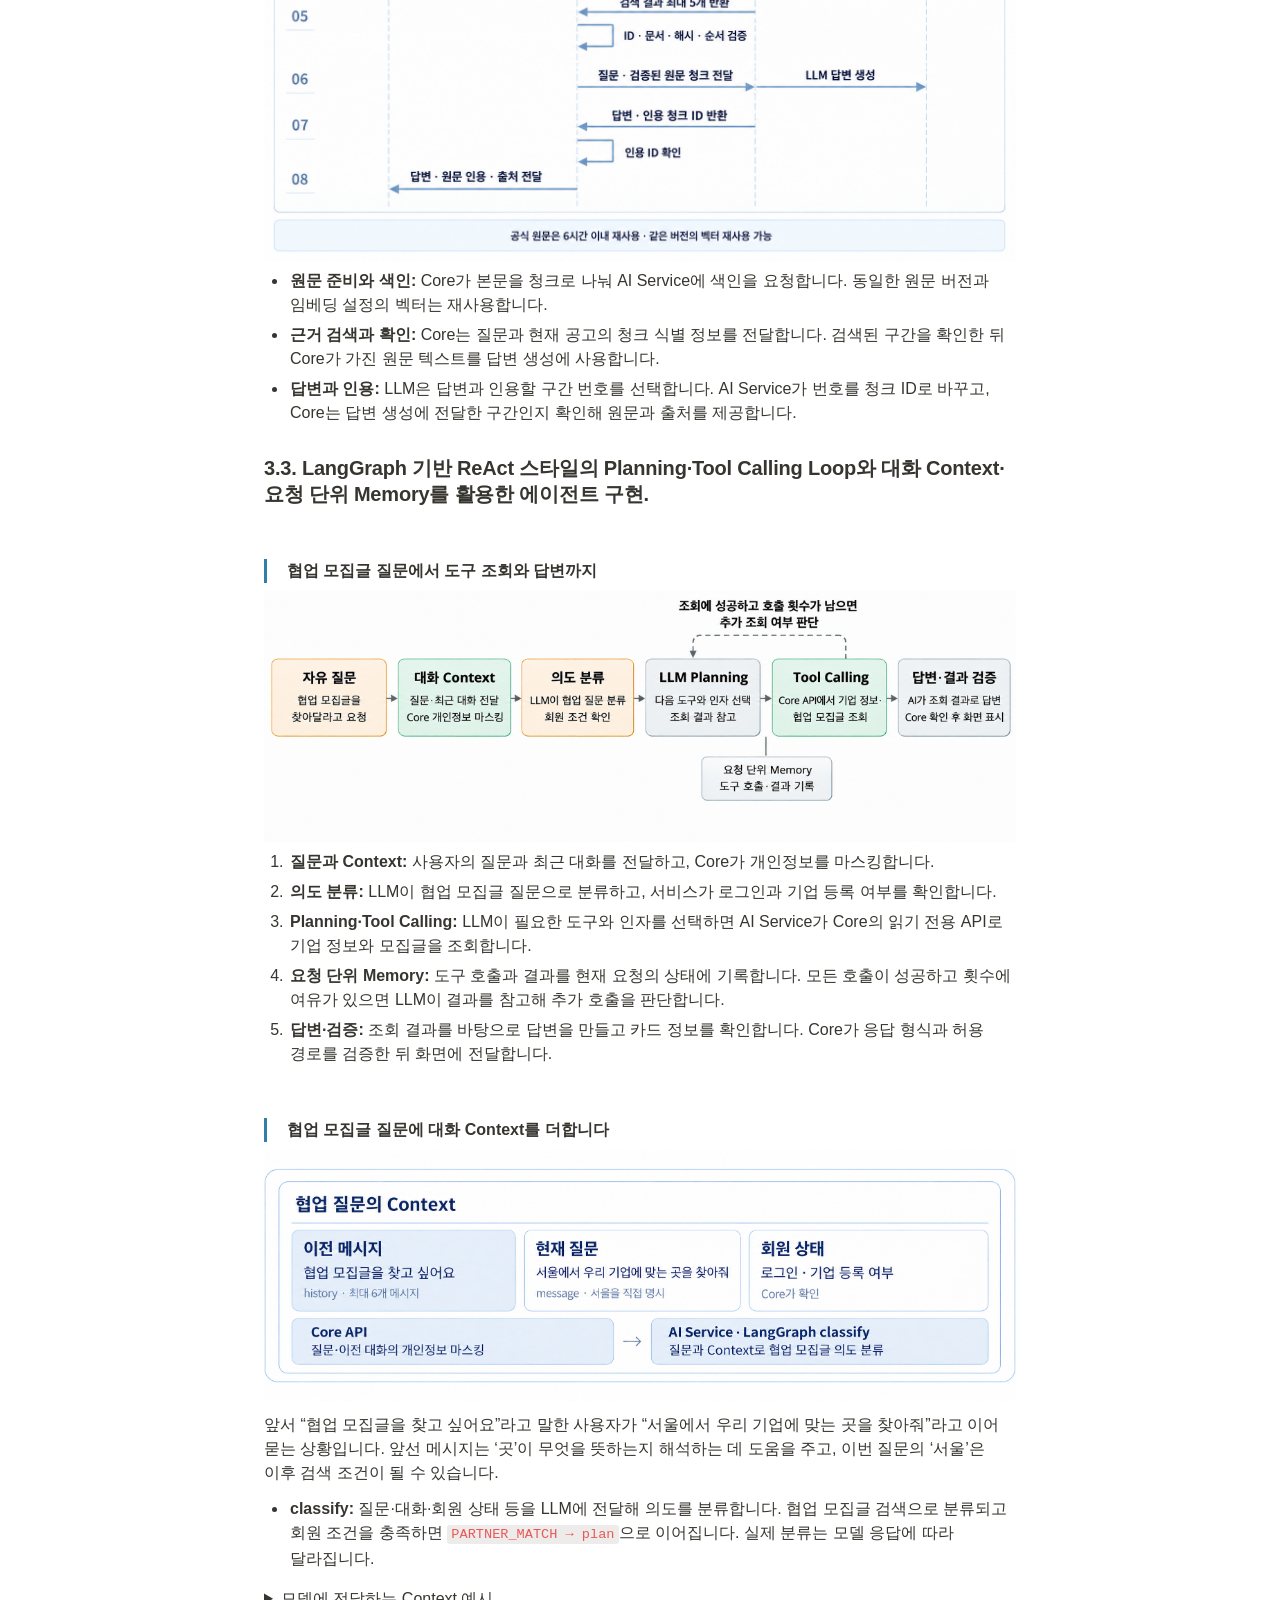
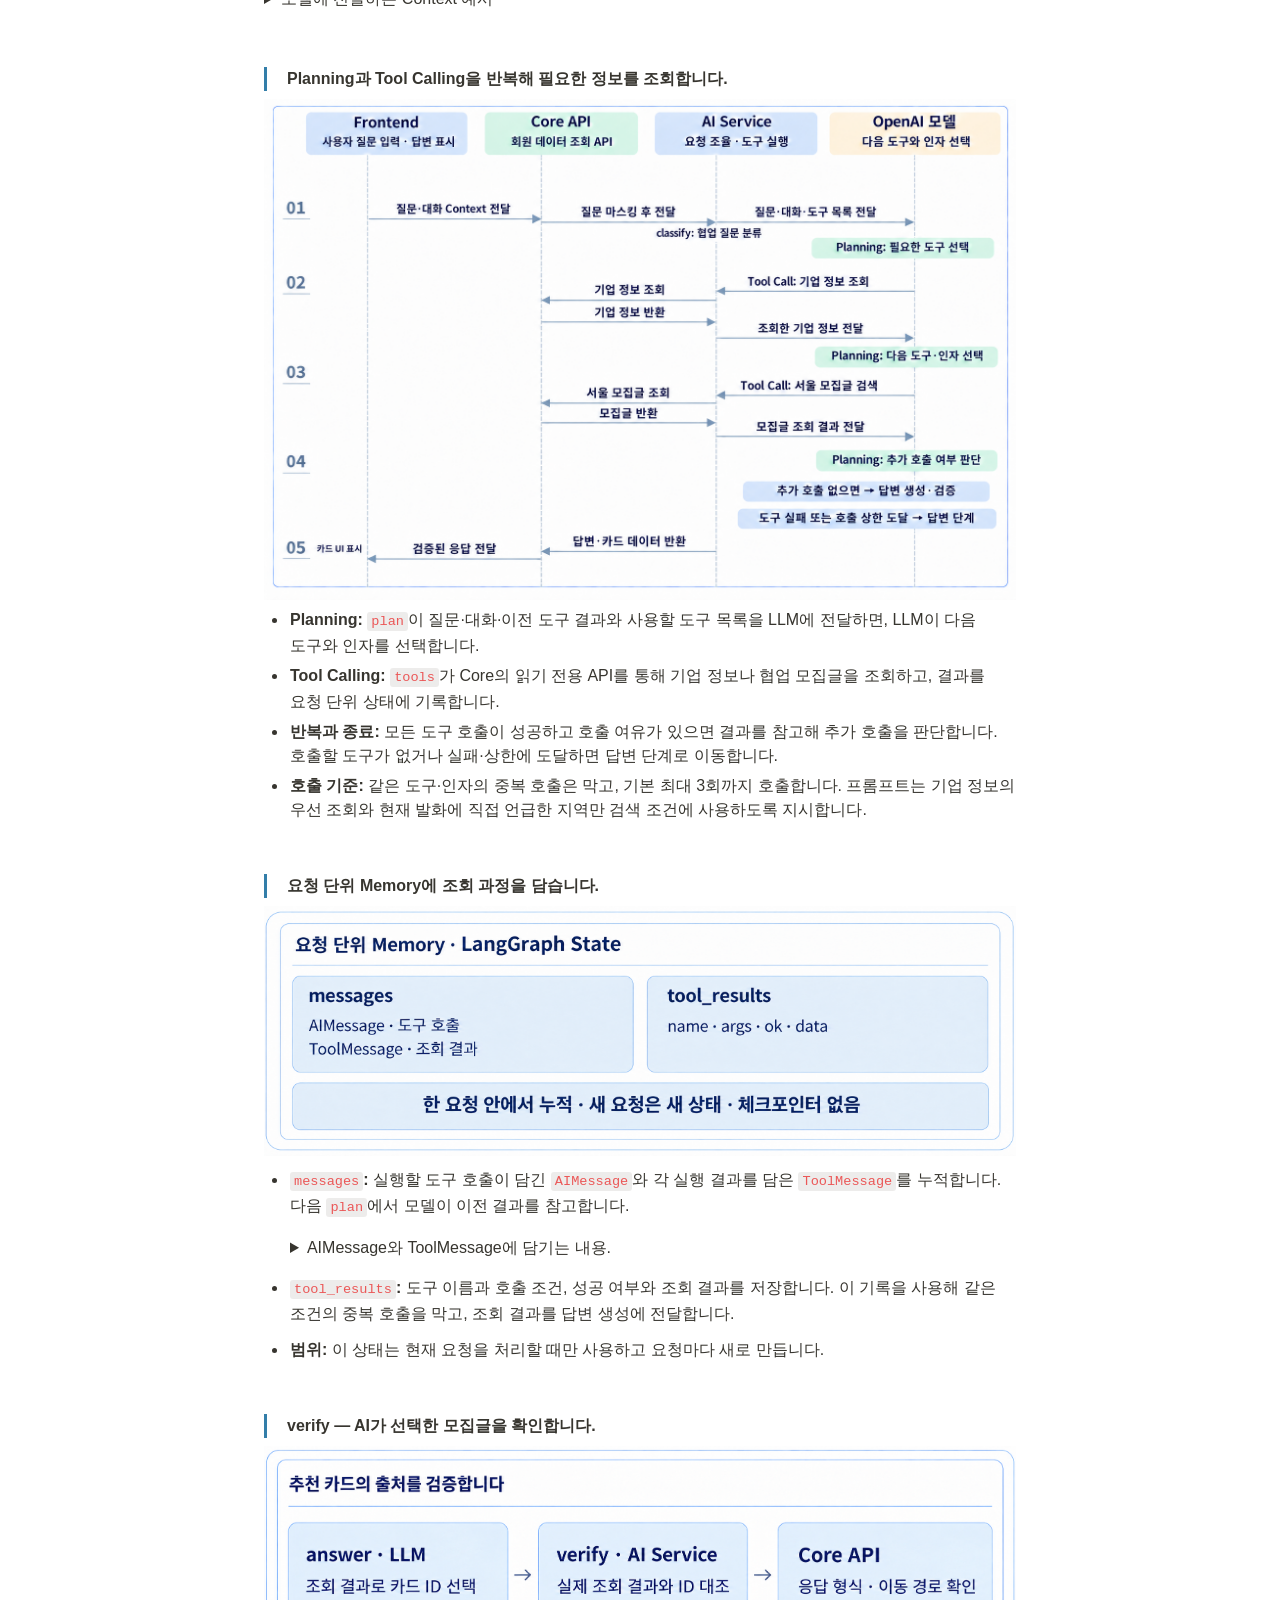
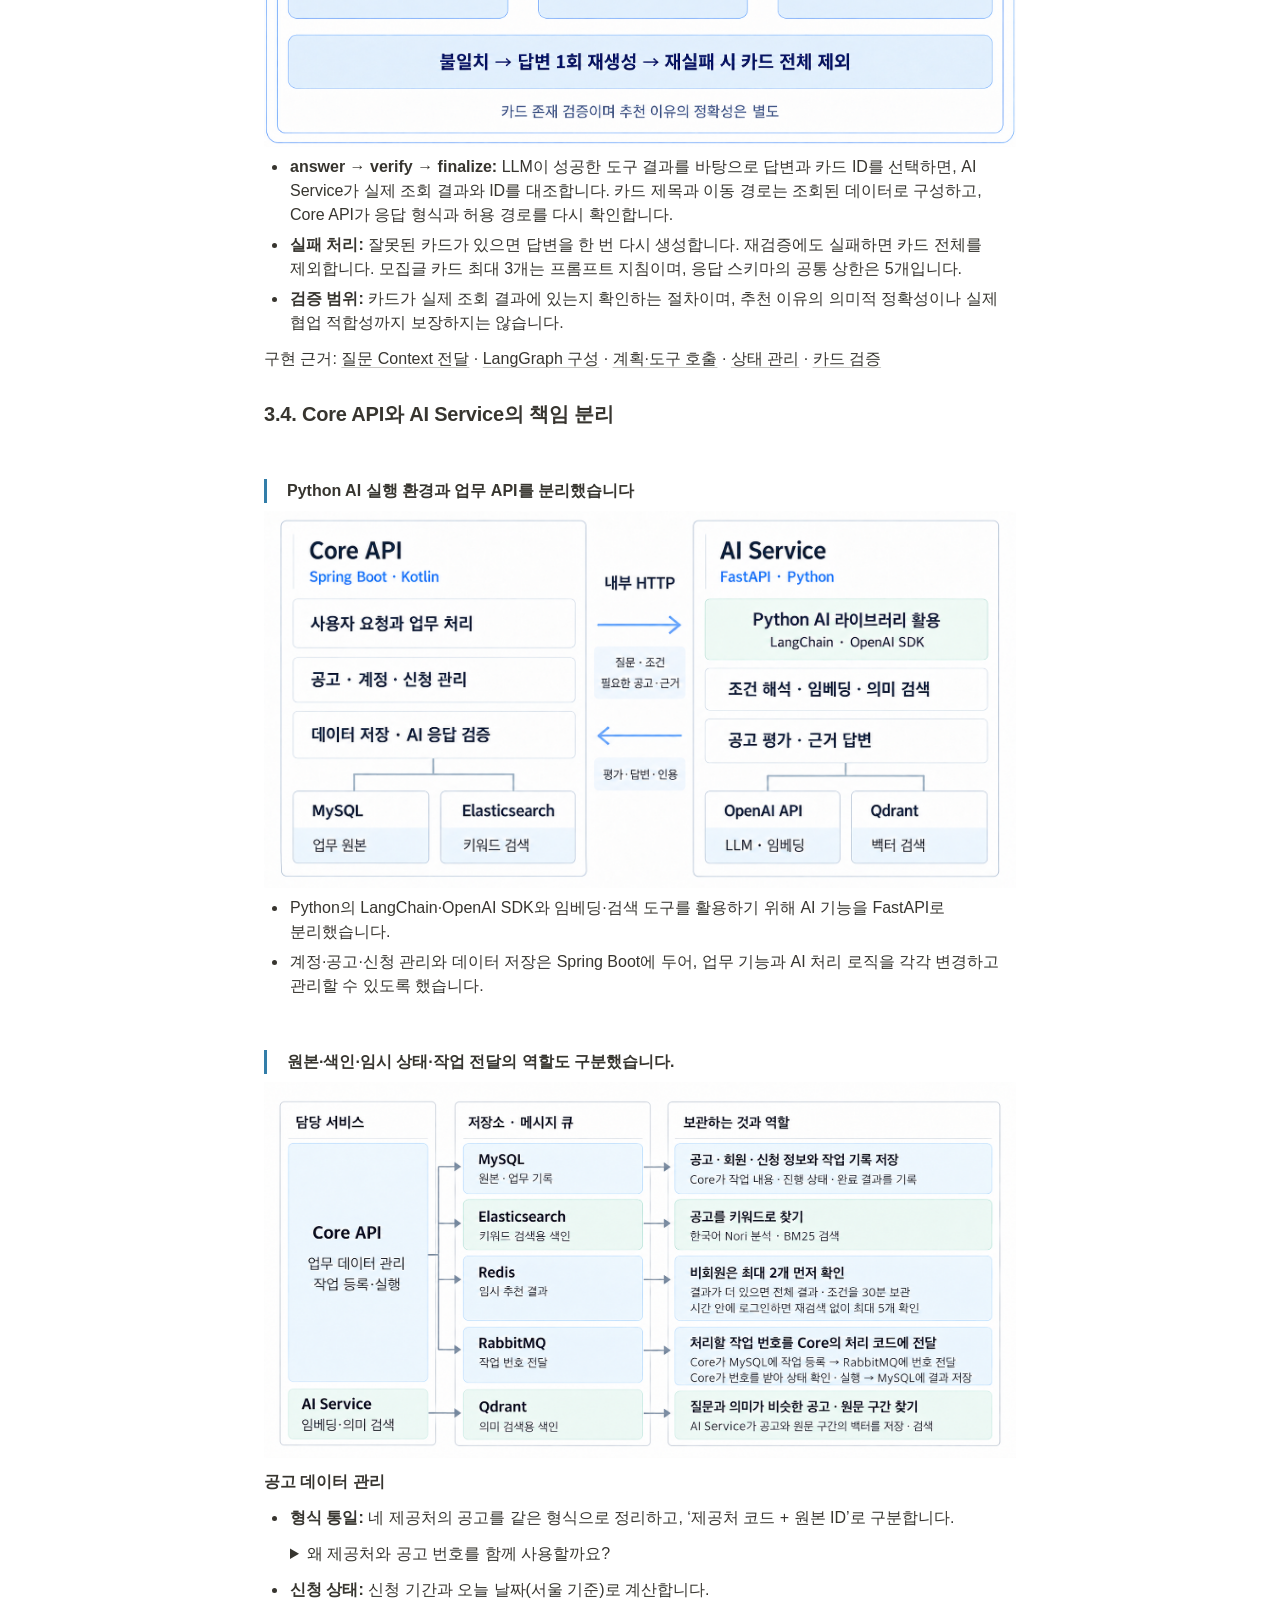
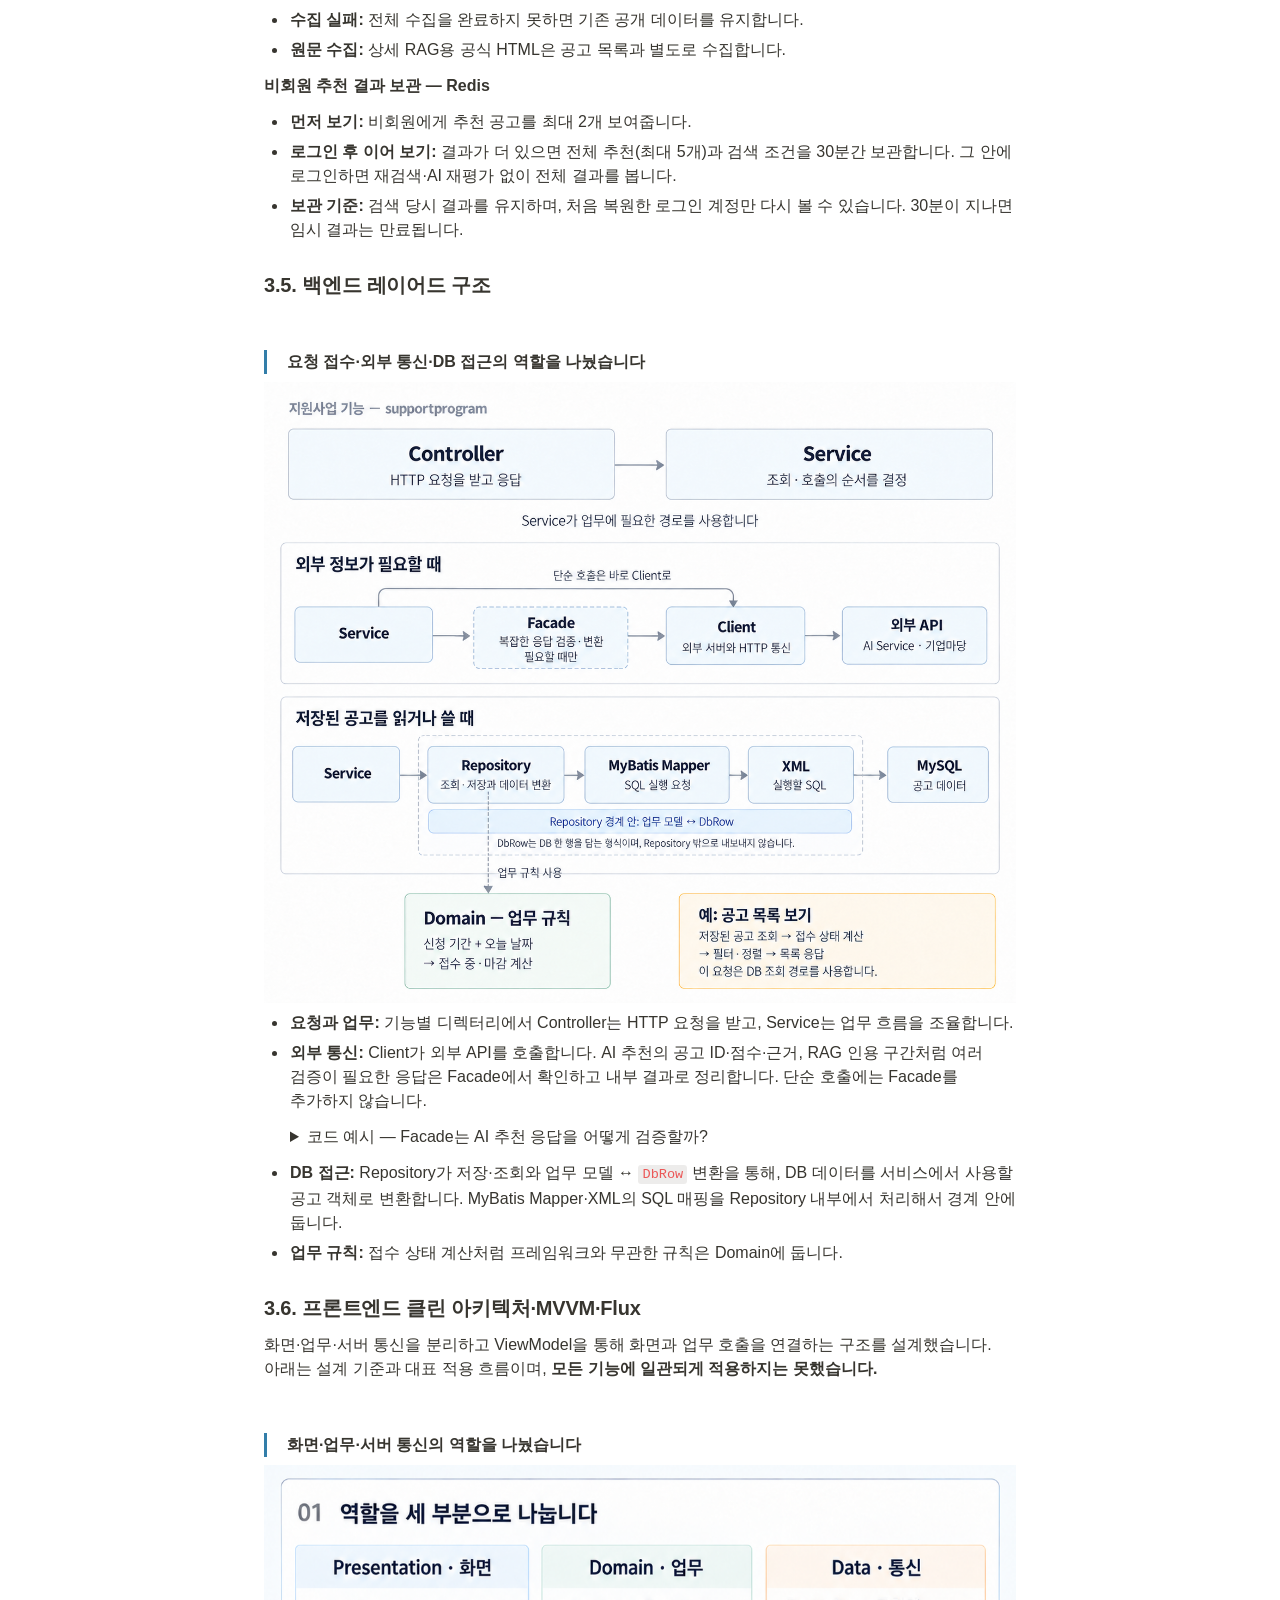
<file: ai/project/skn34_3th/index.html>
<!doctype html>
<html lang="ko">
<head>
<meta charset="utf-8">
<meta name="viewport" content="width=device-width, initial-scale=1">
<meta name="color-scheme" content="light">
<meta name="description" content="GovBiz 정부지원사업 탐색·신청 관리 플랫폼. 한국어 하이브리드 검색과 근거 검증 RAG, 서비스 아키텍처, 프론트엔드 구조와 AWS 배포 설계를 정리한 기술 포트폴리오.">
<title>GovBiz</title>
<link rel="stylesheet" href="./styles.css?v=20261102-pdf-preview">
<script src="./script.js" defer></script>
</head>
<body>
<a class="skip-link" href="#content">본문으로 바로 가기</a>
<header class="site-header" id="top"><a class="brand" href="#top">GovBiz<span>TECHNICAL PORTFOLIO</span></a><a href="https://github.com/ilil1/SKN34-3rd-1Team">프로젝트 GitHub ↗</a></header>
<main>
<header class="hero"><h1>GovBiz</h1><p class="hero-subtitle">AI Agent 를 활용한 정부지원사업 탐색·신청 관리 플랫폼</p></header>
<nav class="toc" aria-labelledby="toc-title"><div class="toc-top"><h2 id="toc-title">목차</h2></div><ol><li><a href="#section-1">1. 프로젝트 개요</a></li><li><a href="#section-2">2. 시스템 아키텍처</a></li><li><a href="#section-3">3. 구현 정보</a><ol><li><a href="#section-3-1">3.1. Elasticsearch(Nori·BM25)와 Qdrant(Vector DB) hybrid 검색 RRF와 LLM Reranking 한 맞춤 공고 검색 구현.</a></li><li><a href="#section-3-2">3.2. Qdrant(Vector DB) 기반 원문 청크 검색과 인용 검증을 적용한 공고 상세 질문 RAG 응답 기능 구현.</a></li><li><a href="#section-3-3">3.3. LangGraph 기반 ReAct 스타일의 Planning·Tool Calling Loop와 대화 Context·요청 단위 Memory를 활용한 에이전트 구현.</a></li><li><a href="#section-3-4">3.4. Core API와 AI Service의 책임 분리</a></li><li><a href="#section-3-5">3.5. 백엔드 레이어드 구조</a></li><li><a href="#section-3-5-2">3.6. 프론트엔드 클린 아키텍처·MVVM·Flux</a></li><li><a href="#section-3-6">3.7. Vercel·CodeBuild·ECR·SSM 기반 CD 구축</a></li><li><a href="#section-3-7">3.8. 프라이빗 네트워크와 API 라우팅 구성</a></li></ol></li><li><a href="#section-4">4. 트러블슈팅</a><ol><li><a href="#section-4-1">4.1. 한국어 검색에서 누락되던 공고 개선</a></li><li><a href="#section-4-2">4.2. 근거 구간 ID 오류</a></li></ol></li><li><a href="#section-5">5. 기술 보고서 PDF</a></li></ol></nav>
<article id="content"><h2 id="section-1">1. 프로젝트 개요</h2>
<p>GovBiz는 <b>정부지원사업 탐색부터 신청 준비까지 연결하는 AI 서비스</b>입니다. 여러 기관에 흩어진 공고를 모아, 기업의 조건과 목적에 맞는 사업을 찾고 신청 준비와 진행 상황까지 관리할 수 있도록 돕습니다.</p>
<div class="notion-empty-before diagram-heading"><b>GovBiz 한눈에 보기 — 서비스 흐름</b></div>
<figure class="diagram"><a class="zoom-image" href="./assets/govbiz-overview-gray-arrows.png" aria-label="GovBiz 한눈에 보기 — 서비스 흐름 — 크게 보기"><img src="./assets/govbiz-overview-gray-arrows.png" alt="GovBiz 한눈에 보기 — 서비스 흐름" width="2142" height="734" loading="lazy" decoding="async"></a><figcaption>이미지를 누르면 확대해서 읽을 수 있습니다.</figcaption></figure>
<div aria-hidden="true" style="height:24px"></div>
<hr />
<h2 id="section-2">2. 시스템 아키텍처</h2>
<p>GovBiz는 <b>화면·업무 처리·AI 실행의 책임을 분리</b>하고, 검색·데이터 저장·배포를 아래 구조로 연결했습니다.</p>
<figure class="diagram"><a class="zoom-image" href="./assets/govbiz-system-architecture.png" aria-label="시스템 아키텍처 — 크게 보기"><img src="./assets/govbiz-system-architecture.png" alt="시스템 아키텍처" width="5640" height="3800" loading="lazy" decoding="async"></a><figcaption>이미지를 누르면 확대해서 읽을 수 있습니다.</figcaption></figure>
<ul>
<li><b>서비스:</b> React는 화면, Core API는 업무 처리·검색 결합·응답 검증, AI Service는 의미 검색·LLM 실행을 담당합니다.</li>
<li><b>데이터:</b> MySQL을 원본으로 두고, Elasticsearch·Qdrant는 검색 색인, Redis는 임시 검색 결과 보관, RabbitMQ는 비동기 작업 전달에 사용합니다.</li>
<li><b>운영:</b> 프론트엔드는 Vercel에서 제공하고, EC2·RDS는 프라이빗 네트워크에 배치했습니다. 백엔드는 CodeBuild·ECR·SSM을 통해 배포합니다.</li>
</ul>
<div aria-hidden="true" style="height:24px"></div>
<hr />
<h2 id="section-3">3. 구현 정보</h2>
<h3 id="section-3-1">3.1. Elasticsearch(Nori·BM25)와 Qdrant(Vector DB) hybrid 검색 RRF와 LLM Reranking 한 맞춤 공고 검색 구현.</h3>
<div class="notion-empty-before diagram-heading"><b>대화에서 검색 조건 확인부터 추천까지</b></div>
<figure class="diagram"><a class="zoom-image" href="./assets/govbiz-conversation-hitl.png" aria-label="대화에서 검색 조건 확인부터 추천까지 — 크게 보기"><img src="./assets/govbiz-conversation-hitl.png" alt="대화에서 검색 조건 확인부터 추천까지" width="2560" height="760" loading="lazy" decoding="async"></a><figcaption>이미지를 누르면 확대해서 읽을 수 있습니다.</figcaption></figure>
<ol>
<li><b>자연어 질문과 조건 해석:</b> 예를 들어 “서울 AI 창업지원 사업을 찾아줘”라고 질문하면 LLM이 지역과 지원 목적 등 검색 조건의 변경안을 제안합니다. 검색 의도나 변경 대상이 모호하면 추가 확인을 요청할 수 있습니다.</li>
<li><b>Human-in-the-loop(사용자 확인):</b> 사용자가 제안된 조건을 확인하고 검색을 요청합니다. 검색은 조건을 해석하는 요청과 구분해 실행합니다.</li>
<li><b>하이브리드 검색:</b> Elasticsearch는 Nori·동의어·BM25를 활용해 키워드를 검색하고, Qdrant는 벡터로 의미가 비슷한 공고를 찾습니다. Core는 두 검색 결과를 RRF로 결합해 최대 20개 후보를 선정합니다.</li>
<li><b>LLM 추천 평가:</b> 검색 조건과 후보 공고의 제목·요약·지원 대상 등 정보를 바탕으로 관련도와 지원 형태를 평가하고, 자격을 검토해 추천 순서와 이유를 구성합니다.</li>
<li><b>결과 검증과 표시:</b> Core가 요청한 공고의 ID인지, 점수 계산과 응답 형식이 맞는지 확인합니다. 자격 검토에 인용한 문구가 해당 공고의 요약 또는 지원 대상에 있는지도 확인한 뒤 최대 5개 공고를 제공합니다.</li>
</ol>
<div class="notion-empty-before diagram-heading"><b>Elasticsearch의 한국어 검색을 위한 분석 설정.</b></div>
<figure class="diagram"><a class="zoom-image" href="./assets/govbiz-nori-title-aligned.png" aria-label="Elasticsearch의 한국어 검색을 위한 분석 설정. — 크게 보기"><img src="./assets/govbiz-nori-title-aligned.png" alt="Elasticsearch의 한국어 검색을 위한 분석 설정." width="1672" height="304" loading="lazy" decoding="async"></a><figcaption>이미지를 누르면 확대해서 읽을 수 있습니다.</figcaption></figure>
<ul>
<li><b>Nori 분해 모드:</b> 복합어가 나뉘면 분해된 단어를 사용하도록 <code>discard</code> 모드를 적용했습니다.</li>
<li><b>사용자 사전:</b> 지명과 업무 용어를 원하는 방식으로 분석합니다. 예를 들어 ‘횡성’은 유지하고 ‘대출이자’는 ‘대출·이자’로 나눕니다.</li>
<li><b>검색 시점 동의어:</b> ‘여행사’를 검색하면 ‘여행업체’라는 표현도 함께 고려합니다. 지원 방식이 다른 ‘융자’와 ‘보조금’은 동의어로 묶지 않았습니다.</li>
</ul>
<div class="notion-empty-before diagram-heading"><b>키워드와 벡터로 공고를 찾습니다.</b></div>
<figure class="diagram"><a class="zoom-image" href="./assets/govbiz-search-cards-unified.png" aria-label="키워드와 벡터로 공고를 찾습니다. — 크게 보기"><img src="./assets/govbiz-search-cards-unified.png" alt="키워드와 벡터로 공고를 찾습니다." width="1934" height="813" loading="lazy" decoding="async"></a><figcaption>이미지를 누르면 확대해서 읽을 수 있습니다.</figcaption></figure>
<p><b>01  Elasticsearch — 키워드 검색</b></p>
<ul>
<li><b>색인 준비:</b> Core가 제목·기관·지원 대상·분야·지역·신청 기간·지원 내용 등을 묶은 검색 문서를 전달합니다. Elasticsearch는 이 문서를 Nori로 분석해 단어별 공고 색인을 만듭니다.</li>
<li><b>검색:</b> 질문도 Nori로 분석하고, 단어 색인을 이용해 관련 공고를 찾습니다. BM25가 관련도순으로 정렬해 최대 20개를 반환합니다.</li>
</ul>
<p><b>02  Qdrant — 의미 검색</b></p>
<ul>
<li><b>색인 준비:</b> 같은 공고 검색 문서 1건을 벡터 1개로 바꿔 Qdrant에 저장합니다.</li>
<li><b>검색:</b> 질문을 벡터로 바꾸고 공고 벡터와 코사인 유사도를 비교해, 의미가 비슷한 공고를 최대 20개 찾습니다.</li>
</ul>
<div class="notion-empty-before diagram-heading"><b>키워드·의미 검색 후보를 RRF로 결합합니다.</b></div>
<figure class="diagram"><a class="zoom-image" href="./assets/govbiz-rrf-spacing-fixed.png" aria-label="키워드·의미 검색 후보를 RRF로 결합합니다. — 크게 보기"><img src="./assets/govbiz-rrf-spacing-fixed.png" alt="키워드·의미 검색 후보를 RRF로 결합합니다." width="1944" height="809" loading="lazy" decoding="async"></a><figcaption>이미지를 누르면 확대해서 읽을 수 있습니다.</figcaption></figure>
<ul><li><p><b>후보 수집:</b> Elasticsearch의 키워드 검색과 Qdrant의 의미 검색에서 각각 <b>공고 Top-20 후보</b>를 수집합니다.</p>
</li><li><p><b>순위 결합:</b> RRF로 순위를 결합해 최대 20개 공고를 선정합니다.</p>
</li><li><p><b>LLM 리랭킹:</b> RRF로 선정한 공고를 사용자의 검색 조건에 얼마나 잘 맞는지 다시 평가해 순서를 조정합니다.</p>
<ul>
<li><b>점수와 이유:</b> LLM이 공고별로 검색 목적과의 <b>의미 관련성(0~40점)</b>, 원하는 보조금·융자 등 <b>지원 형태의 적합도(0~10점)</b>, 추천 이유와 신청 조건을 평가합니다.</li>
<li><b>점수 계산과 정렬:</b> AI Service가 <code>2 × (의미 관련성 + 지원 형태 적합도)</code>로 100점 만점의 추천 점수를 계산하고, 높은 점수부터 정렬합니다. 점수가 같으면 기존 RRF 순서를 유지합니다.</li>
<li><b>자격 검토:</b> 의미 관련성이 20점 미만이거나 대상·지역에 명백히 맞지 않는 공고는 제외합니다. 최종적으로 최대 5개를 제공합니다.</li>
</ul>
</li><li><p><b>현재 구조의 한계<br /></b>검색 요청마다 MySQL에서 검색 가능한 공고를 읽고, 대상 공고의 버전 식별 목록을 검색 서비스에 전달합니다. 대상이 1만 건이면 식별 정보도 1만 건이므로, 공고 수와 동시 요청이 늘수록 DB 조회·네트워크 전송·검색 필터 처리 비용이 커질 수 있습니다.</p>
</li></ul>
<div class="notion-empty-before diagram-heading"><b>신청 조건을 검토하고 평가 결과를 확인합니다.</b></div>
<figure class="diagram"><a class="zoom-image" href="./assets/exec-2389fd26-0860-4788-bc7a-34ed55b5c80a.png" aria-label="신청 조건을 검토하고 평가 결과를 확인합니다. — 크게 보기"><img src="./assets/exec-2389fd26-0860-4788-bc7a-34ed55b5c80a.png" alt="신청 조건을 검토하고 평가 결과를 확인합니다." width="1543" height="1019" loading="lazy" decoding="async"></a><figcaption>이미지를 누르면 확대해서 읽을 수 있습니다.</figcaption></figure>
<ul>
<li><b>신청 조건 검토:</b> 검색 목적과 관련이 있더라도 기업의 대상·지역 조건을 따로 살펴봅니다. 예를 들어 부산 기업에는 부산 대상 공고를 후보로 유지하고, 서울 기업만 대상으로 하는 공고는 제외합니다.</li>
<li><b>정보가 부족한 경우:</b> 조건을 판단할 정보가 없으면 <code>UNKNOWN</code>으로 남겨 추가 확인이 필요함을 표시합니다. 정보가 부족하다는 이유만으로 제외하지 않습니다.</li>
<li><b>AI 평가 결과 정리:</b> LLM이 공고별 점수·추천 이유·자격 검토와 근거 번호를 반환하면, AI Service가 근거 번호를 공고 문구로 바꾸고 점수를 계산해 후보를 정리합니다.</li>
<li><b>Core 검증:</b> Core는 평가 대상 공고 ID, 점수 범위와 계산, 응답 형식 등을 확인합니다. 자격 판단에 인용한 문구가 AI에 전달한 해당 공고의 요약 또는 지원 대상에 실제로 있는지도 확인합니다.</li>
<li><b>최종 추천:</b> 자격 검토를 거쳐 최대 5개 공고와 추천 이유를 제공합니다. 이 검증이 실제 신청 가능 여부나 AI 판단의 의미적 정확성을 확정하는 것은 아닙니다.</li>
</ul>
<div class="notion-empty-before diagram-heading"><b>검색 준비를 마친 최신 수집 결과만 반영합니다.</b></div>
<figure class="diagram"><a class="zoom-image" href="./assets/exec-a7ae60a7-a5ea-4b06-be63-192f1f3f61a1.png" aria-label="검색 준비를 마친 최신 수집 결과만 반영합니다. — 크게 보기"><img src="./assets/exec-a7ae60a7-a5ea-4b06-be63-192f1f3f61a1.png" alt="검색 준비를 마친 최신 수집 결과만 반영합니다." width="1383" height="1137" loading="lazy" decoding="async"></a><figcaption>이미지를 누르면 확대해서 읽을 수 있습니다.</figcaption></figure>
<ul>
<li>두 검색 데이터의 준비와 최신 작업 확인을 마치면 MySQL의 공개 공고 목록을 한 번에 갱신하고, 검색 시에도 현재 목록과 같은 내용의 검색 데이터만 사용합니다.</li>
</ul>
<div class="notion-empty-before diagram-heading"><b>공고 검색과 추천 결과를 사용자에게 전달하는 흐름도 입니다.</b></div>
<figure class="diagram"><a class="zoom-image" href="./assets/b3313f70-dfb4-40d4-a709-ea82c561e30c.png" aria-label="공고 검색과 추천 결과를 사용자에게 전달하는 흐름도 입니다. — 크게 보기"><img src="./assets/b3313f70-dfb4-40d4-a709-ea82c561e30c.png" alt="공고 검색과 추천 결과를 사용자에게 전달하는 흐름도 입니다." width="1536" height="890" loading="lazy" decoding="async"></a><figcaption>이미지를 누르면 확대해서 읽을 수 있습니다.</figcaption></figure>
<p><b>Core는 AI 응답을 검사한 뒤 사용자에게 전달합니다.</b></p>
<ul>
<li><b>내용 확인:</b> 요청한 후보의 공고 ID인지, 점수가 정해진 범위와 계산식을 지키는지 확인합니다. 자격 판단의 근거로 인용한 문구가 AI에 전달한 해당 공고의 요약 또는 지원 대상 내용에 실제로 있는지도 확인합니다.</li>
<li><b>오류 구분:</b> 연결 실패·시간 초과·잘못된 응답을 구분해 공통 오류 형식으로 반환합니다. 처리 실패를 정상적인 “검색 결과 없음”으로 바꾸지 않습니다.</li>
<li><b>응답 구성:</b> AI 통신용 데이터와 사용자 API 응답을 분리하고, 검증을 통과한 결과를 사용자 응답으로 구성합니다.</li>
</ul>
<p><b>그림에서 생략한 실제 처리 과정</b></p>
<ul>
<li><b>결과 반환:</b> Elasticsearch 검색 결과는 Core로, Qdrant 검색 결과와 LLM 평가 결과는 AI Service를 거쳐 Core로 돌아옵니다. Core는 두 검색 결과를 받은 뒤 RRF로 결합하고, 이후 받은 AI 평가 결과를 검사해 사용자에게 전달합니다.</li>
</ul>
<h3 id="section-3-2">3.2. Qdrant(Vector DB) 기반 원문 청크 검색과 인용 검증을 적용한 공고 상세 질문 RAG 응답 기능 구현.</h3>
<div class="notion-empty-before diagram-heading"><b>공고 상세 질문에서 원문 근거 답변까지</b></div>
<figure class="diagram"><a class="zoom-image" href="./assets/govbiz-rag-question-overview.png" aria-label="공고 상세 질문에서 원문 근거 답변까지 — 크게 보기"><img src="./assets/govbiz-rag-question-overview.png" alt="공고 상세 질문에서 원문 근거 답변까지" width="2000" height="386" loading="lazy" decoding="async"></a><figcaption>이미지를 누르면 확대해서 읽을 수 있습니다.</figcaption></figure>
<div aria-hidden="true" style="height:24px"></div>
<ol>
<li><b>공고 선택·질문:</b> 사용자가 공고 상세 화면에서 원문에 대해 질문합니다.</li>
<li><b>공식 원문 준비:</b> Core가 선택한 기업마당 공고의 본문을 가져와 청크로 나눕니다.</li>
<li><b>벡터 색인:</b> AI Service가 청크를 임베딩해 Qdrant에 저장합니다. 원문 버전과 임베딩 설정이 같으면 기존 벡터를 재사용합니다.</li>
<li><b>근거 검색:</b> Qdrant에서 현재 공고의 관련 청크를 최대 5개 찾고, Core가 공고의 원문에 속한 구간인지 확인합니다.</li>
<li><b>답변 생성:</b> LLM이 검증된 원문을 바탕으로 답변하고 인용할 구간을 선택합니다.</li>
<li><b>인용 검증:</b> Core가 답변 생성에 전달했던 구간인지 확인한 뒤 답변과 함께 원문·출처를 제공합니다.</li>
</ol>
<div class="notion-empty-before diagram-heading"><b>공고 원문을 청크로 나누고 벡터로 저장합니다.</b></div>
<figure class="diagram"><a class="zoom-image" href="./assets/exec-2f978fea-c8c8-4055-aced-25f5ec98039d.png" aria-label="공고 원문을 청크로 나누고 벡터로 저장합니다. — 크게 보기"><img src="./assets/exec-2f978fea-c8c8-4055-aced-25f5ec98039d.png" alt="공고 원문을 청크로 나누고 벡터로 저장합니다." width="1774" height="887" loading="lazy" decoding="async"></a><figcaption>이미지를 누르면 확대해서 읽을 수 있습니다.</figcaption></figure>
<ul>
<li><b>원문 준비:</b> Core가 선택한 기업마당 공고의 공식 HTML에서 본문을 가져와 여러 청크로 나눕니다.</li>
<li><b>벡터 색인:</b> AI Service가 각 청크를 임베딩해 Qdrant에 저장합니다. 원문 버전과 임베딩 설정이 같으면 저장된 벡터를 재사용합니다.</li>
</ul>
<div class="notion-empty-before diagram-heading"><b>질문에 관련된 근거를 찾고 인용을 검증합니다.</b></div>
<figure class="diagram"><a class="zoom-image" href="./assets/govbiz-rag-gray-numbers.png" aria-label="질문에 관련된 근거를 찾고 인용을 검증합니다. — 크게 보기"><img src="./assets/govbiz-rag-gray-numbers.png" alt="질문에 관련된 근거를 찾고 인용을 검증합니다." width="1536" height="1024" loading="lazy" decoding="async"></a><figcaption>이미지를 누르면 확대해서 읽을 수 있습니다.</figcaption></figure>
<ul>
<li><b>근거 검색:</b> Core가 질문과 현재 원문의 청크 목록을 전달하면, AI Service가 Qdrant에서 해당 목록에 속하는 관련 구간을 최대 5개 검색합니다.</li>
<li><b>검색 결과 검증:</b> Core가 검색된 <b>구간</b>의 ID·문서 ID·내용 해시·순서를 확인하고, 검증된 구간의 원문을 AI Service에 전달합니다.</li>
<li><b>답변 생성과 인용:</b> LLM이 질문과 원문 구간을 바탕으로 답변과 인용할 구간 번호를 선택합니다. AI Service의 코드가 번호를 실제 청크 ID로 바꿉니다.</li>
<li><b>인용 검증:</b> Core가 반환된 ID가 답변 생성에 제공한 구간인지 확인하고, 해당 원문과 출처를 함께 제공합니다.</li>
<li><b>예외 처리:</b> 근거가 부족하면 <code>INSUFFICIENT_EVIDENCE</code>로 알리고, 검색 실패나 잘못된 응답·인용은 오류로 처리합니다.</li>
</ul>
<p><b>검증 범위:</b> 실제 원문 구간을 인용했는지 확인하지만, 답변의 모든 내용이 의미상 정확하다는 것까지 보장하지는 않습니다.</p>
<div class="notion-empty-before diagram-heading"><b>공고 상세 질문의 RAG 처리 흐름입니다.</b></div>
<figure class="diagram"><a class="zoom-image" href="./assets/exec-da9ab5e0-7d4a-4cae-ad9d-778f41b60af8.png" aria-label="공고 상세 질문의 RAG 처리 흐름입니다. — 크게 보기"><img src="./assets/exec-da9ab5e0-7d4a-4cae-ad9d-778f41b60af8.png" alt="공고 상세 질문의 RAG 처리 흐름입니다." width="1536" height="1024" loading="lazy" decoding="async"></a><figcaption>이미지를 누르면 확대해서 읽을 수 있습니다.</figcaption></figure>
<ul>
<li><b>원문 준비와 색인:</b> Core가 본문을 청크로 나눠 AI Service에 색인을 요청합니다. 동일한 원문 버전과 임베딩 설정의 벡터는 재사용합니다.</li>
<li><b>근거 검색과 확인:</b> Core는 질문과 현재 공고의 청크 식별 정보를 전달합니다. 검색된 구간을 확인한 뒤 Core가 가진 원문 텍스트를 답변 생성에 사용합니다.</li>
<li><b>답변과 인용:</b> LLM은 답변과 인용할 구간 번호를 선택합니다. AI Service가 번호를 청크 ID로 바꾸고, Core는 답변 생성에 전달한 구간인지 확인해 원문과 출처를 제공합니다.</li>
</ul>
<h3 id="section-3-3">3.3. LangGraph 기반 ReAct 스타일의 Planning·Tool Calling Loop와 대화 Context·요청 단위 Memory를 활용한 에이전트 구현.</h3>
<div class="notion-empty-before diagram-heading"><b>협업 모집글 질문에서 도구 조회와 답변까지</b></div>
<figure class="diagram"><a class="zoom-image" href="./assets/govbiz-agent-loop-label.png" aria-label="협업 모집글 질문에서 도구 조회와 답변까지 — 크게 보기"><img src="./assets/govbiz-agent-loop-label.png" alt="협업 모집글 질문에서 도구 조회와 답변까지" width="2172" height="724" loading="lazy" decoding="async"></a><figcaption>이미지를 누르면 확대해서 읽을 수 있습니다.</figcaption></figure>
<ol>
<li><b>질문과 Context:</b> 사용자의 질문과 최근 대화를 전달하고, Core가 개인정보를 마스킹합니다.</li>
<li><b>의도 분류:</b> LLM이 협업 모집글 질문으로 분류하고, 서비스가 로그인과 기업 등록 여부를 확인합니다.</li>
<li><b>Planning·Tool Calling:</b> LLM이 필요한 도구와 인자를 선택하면 AI Service가 Core의 읽기 전용 API로 기업 정보와 모집글을 조회합니다.</li>
<li><b>요청 단위 Memory:</b> 도구 호출과 결과를 현재 요청의 상태에 기록합니다. 모든 호출이 성공하고 횟수에 여유가 있으면 LLM이 결과를 참고해 추가 호출을 판단합니다.</li>
<li><b>답변·검증:</b> 조회 결과를 바탕으로 답변을 만들고 카드 정보를 확인합니다. Core가 응답 형식과 허용 경로를 검증한 뒤 화면에 전달합니다.</li>
</ol>
<div class="notion-empty-before diagram-heading"><b>협업 모집글 질문에 대화 Context를 더합니다</b></div>
<figure class="diagram"><a class="zoom-image" href="./assets/govbiz-context-no-number.png" aria-label="협업 모집글 질문에 대화 Context를 더합니다 — 크게 보기"><img src="./assets/govbiz-context-no-number.png" alt="협업 모집글 질문에 대화 Context를 더합니다" width="2171" height="724" loading="lazy" decoding="async"></a><figcaption>이미지를 누르면 확대해서 읽을 수 있습니다.</figcaption></figure>
<p>앞서 “협업 모집글을 찾고 싶어요”라고 말한 사용자가 “서울에서 우리 기업에 맞는 곳을 찾아줘”라고 이어 묻는 상황입니다. 앞선 메시지는 ‘곳’이 무엇을 뜻하는지 해석하는 데 도움을 주고, 이번 질문의 ‘서울’은 이후 검색 조건이 될 수 있습니다.</p>
<ul>
<li><b>classify:</b> 질문·대화·회원 상태 등을 LLM에 전달해 의도를 분류합니다. 협업 모집글 검색으로 분류되고 회원 조건을 충족하면 <code>PARTNER_MATCH → plan</code>으로 이어집니다. 실제 분류는 모델 응답에 따라 달라집니다.</li>
</ul>
<details class="technical-detail"><summary>모델에 전달하는 Context 예시</summary><div class="detail-content"><p>다음은 이해를 돕기 위해 일부 필드만 보여 준 예시입니다. 현재 질문에 서울을 직접 명시했습니다.</p>
<pre><code class="language-json">{
  &quot;message&quot;: &quot;서울에서 우리 기업에 맞는 곳을 찾아줘&quot;,
  &quot;history&quot;: [
    {&quot;role&quot;: &quot;USER&quot;, &quot;content&quot;: &quot;협업 모집글을 찾고 싶어요&quot;}
  ],
  &quot;session&quot;: {&quot;authenticated&quot;: true, &quot;hasCompany&quot;: true},
  &quot;context&quot;: {&quot;route&quot;: &quot;/app/partners&quot;, &quot;programSelected&quot;: false}
}
</code></pre>
<p>동적 정보는 시스템 프롬프트가 아닌 사용자 메시지의 JSON으로 전달합니다.</p>
</div></details>
<div class="notion-empty-before diagram-heading"><b>Planning과 Tool Calling을 반복해 필요한 정보를 조회합니다.</b></div>
<figure class="diagram"><a class="zoom-image" href="./assets/govbiz-planning-reference-colors.png" aria-label="Planning과 Tool Calling을 반복해 필요한 정보를 조회합니다. — 크게 보기"><img src="./assets/govbiz-planning-reference-colors.png" alt="Planning과 Tool Calling을 반복해 필요한 정보를 조회합니다." width="1536" height="1024" loading="lazy" decoding="async"></a><figcaption>이미지를 누르면 확대해서 읽을 수 있습니다.</figcaption></figure>
<ul>
<li><b>Planning:</b> <code>plan</code>이 질문·대화·이전 도구 결과와 사용할 도구 목록을 LLM에 전달하면, LLM이 다음 도구와 인자를 선택합니다.</li>
<li><b>Tool Calling:</b> <code>tools</code>가 Core의 읽기 전용 API를 통해 기업 정보나 협업 모집글을 조회하고, 결과를 요청 단위 상태에 기록합니다.</li>
<li><b>반복과 종료:</b> 모든 도구 호출이 성공하고 호출 여유가 있으면 결과를 참고해 추가 호출을 판단합니다. 호출할 도구가 없거나 실패·상한에 도달하면 답변 단계로 이동합니다.</li>
<li><b>호출 기준:</b> 같은 도구·인자의 중복 호출은 막고, 기본 최대 3회까지 호출합니다. 프롬프트는 기업 정보의 우선 조회와 현재 발화에 직접 언급한 지역만 검색 조건에 사용하도록 지시합니다.</li>
</ul>
<div class="notion-empty-before diagram-heading"><b>요청 단위 Memory에 조회 과정을 담습니다.</b></div>
<figure class="diagram"><a class="zoom-image" href="./assets/govbiz-memory-no-number.png" aria-label="요청 단위 Memory에 조회 과정을 담습니다. — 크게 보기"><img src="./assets/govbiz-memory-no-number.png" alt="요청 단위 Memory에 조회 과정을 담습니다." width="2172" height="724" loading="lazy" decoding="async"></a><figcaption>이미지를 누르면 확대해서 읽을 수 있습니다.</figcaption></figure>
<ul><li><p><b><code>messages</code></b><b>:</b> 실행할 도구 호출이 담긴 <code>AIMessage</code>와 각 실행 결과를 담은 <code>ToolMessage</code>를 누적합니다. 다음 <code>plan</code>에서 모델이 이전 결과를 참고합니다.</p>
<details class="technical-detail"><summary>AIMessage와 ToolMessage에 담기는 내용.</summary><div class="detail-content"><p>“서울 협업 모집글을 찾아줘”라는 질문의 가상 예시입니다. 실제로는 LangChain 메시지 객체이며, 이해를 위해 필요한 필드만 표시했습니다.</p>
<p><b>1. AIMessage — LLM이 사용할 도구와 검색 조건을 전달합니다.</b></p>
<pre><code class="language-py">AIMessage(
    content=&quot;&quot;,
    tool_calls=[{
        &quot;name&quot;: &quot;search_partner_recruitments&quot;,
        &quot;args&quot;: {&quot;region&quot;: &quot;서울&quot;},
        &quot;id&quot;: &quot;call_abc123&quot;,
        &quot;type&quot;: &quot;tool_call&quot;
    }]
)
</code></pre>
<p><code>name</code>은 실행할 도구, <code>args</code>는 검색 조건, <code>id</code>는 이번 도구 호출을 구분하는 번호입니다. <code>content</code>는 모델 응답에 따라 비어 있을 수 있습니다.</p>
<p><b>2. ToolMessage — 도구가 조회한 결과를 전달합니다.</b></p>
<pre><code class="language-py">ToolMessage(
    content='[{&quot;id&quot;: 101, &quot;title&quot;: &quot;제조 설비 개발 협업 모집&quot;, &quot;region&quot;: &quot;서울&quot;}]',
    name=&quot;search_partner_recruitments&quot;,
    tool_call_id=&quot;call_abc123&quot;,
    artifact=[{
        &quot;id&quot;: 101,
        &quot;title&quot;: &quot;제조 설비 개발 협업 모집&quot;,
        &quot;region&quot;: &quot;서울&quot;
    }]
)
</code></pre>
<p><code>content</code>는 LLM이 참고할 조회 결과를 JSON 문자열로 담습니다. <code>artifact</code>에는 조회 결과 데이터가 별도로 담기며, 코드가 이를 <code>tool_results</code>에도 기록해 후속 처리에 사용합니다. <code>tool_call_id</code>가 앞의 호출 <code>id</code>와 같아 어떤 도구 호출에 대한 결과인지 연결할 수 있습니다.</p>
<p>도구 실행에 실패하면 성공 결과 대신 오류를 담은 ToolMessage가 기록됩니다.</p>
</div></details>
</li><li><p><b><code>tool_results</code></b><b>:</b> 도구 이름과 호출 조건, 성공 여부와 조회 결과를 저장합니다. 이 기록을 사용해 같은 조건의 중복 호출을 막고, 조회 결과를 답변 생성에 전달합니다.</p>
</li><li><p><b>범위:</b> 이 상태는 현재 요청을 처리할 때만 사용하고 요청마다 새로 만듭니다.</p>
</li></ul>
<div class="notion-empty-before diagram-heading"><b>verify — AI가 선택한 모집글을 확인합니다.</b></div>
<figure class="diagram"><a class="zoom-image" href="./assets/govbiz-verify-title-matched.png" aria-label="verify — AI가 선택한 모집글을 확인합니다. — 크게 보기"><img src="./assets/govbiz-verify-title-matched.png" alt="verify — AI가 선택한 모집글을 확인합니다." width="1981" height="794" loading="lazy" decoding="async"></a><figcaption>이미지를 누르면 확대해서 읽을 수 있습니다.</figcaption></figure>
<ul>
<li><b>answer → verify → finalize:</b> LLM이 성공한 도구 결과를 바탕으로 답변과 카드 ID를 선택하면, AI Service가 실제 조회 결과와 ID를 대조합니다. 카드 제목과 이동 경로는 조회된 데이터로 구성하고, Core API가 응답 형식과 허용 경로를 다시 확인합니다.</li>
<li><b>실패 처리:</b> 잘못된 카드가 있으면 답변을 한 번 다시 생성합니다. 재검증에도 실패하면 카드 전체를 제외합니다. 모집글 카드 최대 3개는 프롬프트 지침이며, 응답 스키마의 공통 상한은 5개입니다.</li>
<li><b>검증 범위:</b> 카드가 실제 조회 결과에 있는지 확인하는 절차이며, 추천 이유의 의미적 정확성이나 실제 협업 적합성까지 보장하지는 않습니다.</li>
</ul>
<p>구현 근거: <a href="https://github.com/ilil1/SKN34-3rd-1Team/blob/f9eca8d51ed234e23423569a984243e1a28821a9/frontend/src/presentation/shared/assistant/useAssistantViewModel.ts">질문 Context 전달</a> · <a href="https://github.com/ilil1/SKN34-3rd-1Team/blob/f9eca8d51ed234e23423569a984243e1a28821a9/backend/ai-service/app/assistant_agent/graph.py">LangGraph 구성</a> · <a href="https://github.com/ilil1/SKN34-3rd-1Team/blob/f9eca8d51ed234e23423569a984243e1a28821a9/backend/ai-service/app/assistant_agent/nodes/plan.py">계획·도구 호출</a> · <a href="https://github.com/ilil1/SKN34-3rd-1Team/blob/f9eca8d51ed234e23423569a984243e1a28821a9/backend/ai-service/app/assistant_agent/state.py">상태 관리</a> · <a href="https://github.com/ilil1/SKN34-3rd-1Team/blob/f9eca8d51ed234e23423569a984243e1a28821a9/backend/ai-service/app/assistant_agent/nodes/verify.py">카드 검증</a></p>
<h3 id="section-3-4">3.4. Core API와 AI Service의 책임 분리</h3>
<div class="notion-empty-before diagram-heading"><b>Python AI 실행 환경과 업무 API를 분리했습니다</b></div>
<figure class="diagram"><a class="zoom-image" href="./assets/govbiz-python-trimmed.png" aria-label="Python AI 실행 환경과 업무 API를 분리했습니다 — 크게 보기"><img src="./assets/govbiz-python-trimmed.png" alt="Python AI 실행 환경과 업무 API를 분리했습니다" width="1586" height="795" loading="lazy" decoding="async"></a><figcaption>이미지를 누르면 확대해서 읽을 수 있습니다.</figcaption></figure>
<ul>
<li>Python의 LangChain·OpenAI SDK와 임베딩·검색 도구를 활용하기 위해 AI 기능을 FastAPI로 분리했습니다.</li>
<li>계정·공고·신청 관리와 데이터 저장은 Spring Boot에 두어, 업무 기능과 AI 처리 로직을 각각 변경하고 관리할 수 있도록 했습니다.</li>
</ul>
<div class="notion-empty-before diagram-heading"><b>원본·색인·임시 상태·작업 전달의 역할도 구분했습니다.</b></div>
<figure class="diagram"><a class="zoom-image" href="./assets/exec-660d7a86-6db6-46f7-b579-f5a297f10169.png" aria-label="원본·색인·임시 상태·작업 전달의 역할도 구분했습니다. — 크게 보기"><img src="./assets/exec-660d7a86-6db6-46f7-b579-f5a297f10169.png" alt="원본·색인·임시 상태·작업 전달의 역할도 구분했습니다." width="1774" height="887" loading="lazy" decoding="async"></a><figcaption>이미지를 누르면 확대해서 읽을 수 있습니다.</figcaption></figure>
<p><b>공고 데이터 관리</b></p>
<ul>
<li><b>형식 통일:</b> 네 제공처의 공고를 같은 형식으로 정리하고, ‘제공처 코드 + 원본 ID’로 구분합니다.
<details class="technical-detail"><summary>왜 제공처와 공고 번호를 함께 사용할까요?</summary><div class="detail-content"><p><b>공고 번호가 같아도 제공처가 다르면 서로 다른 공고입니다.</b> 제공처 코드는 어디에서 가져왔는지, 원본 ID는 그 제공처가 부여한 공고 번호를 뜻합니다.</p>
<p>예를 들어 기업마당과 K-Startup이 모두 공고 번호 <code>123</code>을 사용한다고 가정해 보겠습니다.</p>
<ul>
<li><b>기업마당의 123번 공고:</b> <code>BIZINFO:123</code></li>
<li><b>K-Startup의 123번 공고:</b> <code>KSTARTUP:123</code></li>
</ul>
<p><code>123</code>만 사용하면 두 공고를 같은 것으로 착각할 수 있습니다. 그래서 <b>‘어느 제공처의 몇 번 공고인가’를 함께 확인</b>해 구분합니다.</p>
</div></details></li>
<li><b>신청 상태:</b> 신청 기간과 오늘 날짜(서울 기준)로 계산합니다.</li>
<li><b>수집 실패:</b> 전체 수집을 완료하지 못하면 기존 공개 데이터를 유지합니다.</li>
<li><b>원문 수집:</b> 상세 RAG용 공식 HTML은 공고 목록과 별도로 수집합니다.</li>
</ul>
<p><b>비회원 추천 결과 보관 — Redis</b></p>
<ul>
<li><b>먼저 보기:</b> 비회원에게 추천 공고를 최대 2개 보여줍니다.</li>
<li><b>로그인 후 이어 보기:</b> 결과가 더 있으면 전체 추천(최대 5개)과 검색 조건을 30분간 보관합니다. 그 안에 로그인하면 재검색·AI 재평가 없이 전체 결과를 봅니다.</li>
<li><b>보관 기준:</b> 검색 당시 결과를 유지하며, 처음 복원한 로그인 계정만 다시 볼 수 있습니다. 30분이 지나면 임시 결과는 만료됩니다.</li>
</ul>
<h3 id="section-3-5">3.5. 백엔드 레이어드 구조</h3>
<div class="notion-empty-before diagram-heading"><b>요청 접수·외부 통신·DB 접근의 역할을 나눴습니다</b></div>
<figure class="diagram"><a class="zoom-image" href="./assets/govbiz-backend-without-divider.png" aria-label="요청 접수·외부 통신·DB 접근의 역할을 나눴습니다 — 크게 보기"><img src="./assets/govbiz-backend-without-divider.png" alt="요청 접수·외부 통신·DB 접근의 역할을 나눴습니다" width="1380" height="1140" loading="lazy" decoding="async"></a><figcaption>이미지를 누르면 확대해서 읽을 수 있습니다.</figcaption></figure>
<ul>
<li><b>요청과 업무:</b> 기능별 디렉터리에서 Controller는 HTTP 요청을 받고, Service는 업무 흐름을 조율합니다.</li>
<li><b>외부 통신:</b> Client가 외부 API를 호출합니다. AI 추천의 공고 ID·점수·근거, RAG 인용 구간처럼 여러 검증이 필요한 응답은 Facade에서 확인하고 내부 결과로 정리합니다. 단순 호출에는 Facade를 추가하지 않습니다.
<details class="technical-detail"><summary>코드 예시 — Facade는 AI 추천 응답을 어떻게 검증할까?</summary><div class="detail-content"><p><b>실제 코드 핵심 발췌 — AI 추천 Facade</b></p>
<p><code>AiSupportProgramRankingFacade.kt</code>에서 검증 흐름을 보여주는 부분만 골랐습니다. 아래 코드는 서로 다른 함수의 발췌이며, 요청 구성·반복문·일부 검증은 생략했습니다.</p>
<p><b>1. Client로 AI를 호출하고, 응답 검증이 실패하면 오류로 처리합니다.</b></p>
<pre><code class="language-kotlin">val payload = client.rankSupportPrograms(request)
return validate(payload, query, candidates, request)
    ?: throw AiServiceCallException.invalidResponse(
        &quot;AI Service support program rankings violated the internal contract&quot;,
        null,
    )
</code></pre>
<p><code>validate()</code> 안에서 문제가 발견되면 <code>null</code>을 반환합니다. 호출부는 이를 정상 결과로 내보내지 않고 오류로 바꿉니다.</p>
<p><b>2. 보낸 공고인지 확인하고, 점수 범위와 합계를 검사합니다.</b></p>
<pre><code class="language-kotlin">// validate() 내부: 요청 후보에 없는 공고와 중복 추천을 거부
val programId = ranking.programId ?: return null
val candidate = candidatesById[programId] ?: return null
if (!seenIds.add(programId)) return null
val score = validatedScore(ranking) ?: return null

// 점수 검증 함수
private fun validatedScore(ranking: AiScoredSupportProgramPayload): Int? {
    val semantic = ranking.semanticRelevance?.takeIf { it in 0..40 } ?: return null
    val supportType = ranking.supportTypeFit?.takeIf { it in 0..10 } ?: return null
    val total = ranking.totalScore?.takeIf { it in 0..MAX_TOTAL_SCORE } ?: return null
    return total.takeIf { it == 2 * (semantic + supportType) }
}
</code></pre>
<p>예를 들어 A·B 공고만 보냈는데 C를 추천하면 실패합니다. 의미 점수 30점과 지원 형태 점수 8점이라면 총점은 <code>2 × (30 + 8) = 76</code>이어야 합니다. <code>MAX_TOTAL_SCORE</code>는 100입니다.</p>
<p><b>3. AI가 자격 검토의 근거로 인용한 문장이 실제 전달한 공고 내용에 있는지 확인합니다.</b></p>
<pre><code class="language-kotlin">val sourceText = when (field) {
    AiSupportProgramEligibilityEvidenceField.SUMMARY -&gt; candidate.summary
    AiSupportProgramEligibilityEvidenceField.TARGET_DESCRIPTION -&gt; candidate.targetDescription
}
if (!sourceText.contains(quote)) return null
</code></pre>
<p>예를 들어 AI가 “부산 소재 기업”을 인용했다면, AI에 보낸 해당 공고의 요약 또는 지원 대상 필드에 그 문장이 실제로 포함되어 있어야 합니다.</p>
<p><b>4. 검증을 통과한 평가를 기존 공고 객체에 붙여 Service에 돌려줍니다.</b></p>
<pre><code class="language-kotlin">programs += candidate.program.copy(
    matchedReasons = reasons,
    recommendationScore = score,
    eligibilityReview = review,
)
</code></pre>
<p>공고명·기관 등은 기존 공고 정보를 유지하고, 검증한 추천 이유·점수·자격 검토 결과를 추가합니다. <code>reasons</code>와 <code>review</code>도 앞선 검증을 통과한 값입니다.</p>
<p><a href="https://github.com/ilil1/SKN34-3rd-1Team/blob/f9eca8d51ed234e23423569a984243e1a28821a9/backend/core-api/src/main/kotlin/ai/govbiz/core/supportprogram/facade/AiSupportProgramRankingFacade.kt#L65">전체 구현 보기 — AiSupportProgramRankingFacade</a></p>
</div></details></li>
<li><b>DB 접근:</b> Repository가 저장·조회와 업무 모델 ↔ <code>DbRow</code> 변환을 통해, DB 데이터를 서비스에서 사용할 공고 객체로 변환합니다. MyBatis Mapper·XML의 SQL 매핑을 Repository 내부에서 처리해서 경계 안에 둡니다.</li>
<li><b>업무 규칙:</b> 접수 상태 계산처럼 프레임워크와 무관한 규칙은 Domain에 둡니다.</li>
</ul>
<h3 id="section-3-5-2">3.6. 프론트엔드 클린 아키텍처·MVVM·Flux</h3>
<p>화면·업무·서버 통신을 분리하고 ViewModel을 통해 화면과 업무 호출을 연결하는 구조를 설계했습니다. 아래는 설계 기준과 대표 적용 흐름이며, <b>모든 기능에 일관되게 적용하지는 못했습니다.</b></p>
<div class="notion-empty-before diagram-heading"><b>화면·업무·서버 통신의 역할을 나눴습니다</b></div>
<figure class="diagram"><a class="zoom-image" href="./assets/exec-de75e5e0-4ccf-4c56-b4da-77b14e1d39da.png" aria-label="화면·업무·서버 통신의 역할을 나눴습니다 — 크게 보기"><img src="./assets/exec-de75e5e0-4ccf-4c56-b4da-77b14e1d39da.png" alt="화면·업무·서버 통신의 역할을 나눴습니다" width="1122" height="1402" loading="lazy" decoding="async"></a><figcaption>이미지를 누르면 확대해서 읽을 수 있습니다.</figcaption></figure>
<ul>
<li><b>화면(Presentation):</b> 사용자 입력을 확인하고 업무 기능을 호출해 결과를 표시합니다.</li>
<li><b>업무(Domain):</b> UseCase가 업무 흐름을 처리하고, Repository 계약으로 데이터를 요청합니다.</li>
<li><b>통신(Data):</b> HTTP로 받은 서버 응답을 Zod로 검증하고, DTO를 업무 모델로 변환합니다.</li>
<li><b>연결(Awilix):</b> 실제 Repository 구현체를 UseCase에 주입합니다.</li>
</ul>
<p>의존 방향: <code>Presentation → Domain ← Data</code></p>
<div class="notion-empty-before diagram-heading"><b>MVVM — ViewModel로 화면과 업무 호출 분리</b></div>
<figure class="diagram"><a class="zoom-image" href="./assets/af7e0c7b-6d38-453d-acf9-9fd018ce7720.png" aria-label="MVVM — ViewModel로 화면과 업무 호출 분리 — 크게 보기"><img src="./assets/af7e0c7b-6d38-453d-acf9-9fd018ce7720.png" alt="MVVM — ViewModel로 화면과 업무 호출 분리" width="1627" height="710" loading="lazy" decoding="async"></a><figcaption>이미지를 누르면 확대해서 읽을 수 있습니다.</figcaption></figure>
<p><b>공고 목록 조회:</b> <code>View → ViewModel → UseCase → Repository</code></p>
<ul>
<li><b>View:</b> 결과·로딩·오류를 표시하고 사용자 동작을 연결합니다.</li>
<li><b>ViewModel:</b> <code>useState</code>로 조회 결과·로딩·오류 상태를 관리하고, 화면에 상태와 재시도 기능을 제공합니다. <code>useEffect</code>는 처음 화면을 열거나 조회 조건이 바뀌거나 재시도할 때 UseCase를 실행합니다. 조건 변경·화면 이탈 시에는 이전 요청을 취소합니다.</li>
<li><b>UseCase:</b> 업무 규칙을 처리합니다.</li>
</ul>
<div class="notion-empty-before diagram-heading"><b>Flux — Redux의 상태 흐름도 ViewModel을 통해 연결</b></div>
<figure class="diagram"><a class="zoom-image" href="./assets/8932c85c-1029-4b34-83e2-077d690630b3.png" aria-label="Flux — Redux의 상태 흐름도 ViewModel을 통해 연결 — 크게 보기"><img src="./assets/8932c85c-1029-4b34-83e2-077d690630b3.png" alt="Flux — Redux의 상태 흐름도 ViewModel을 통해 연결" width="1577" height="745" loading="lazy" decoding="async"></a><figcaption>이미지를 누르면 확대해서 읽을 수 있습니다.</figcaption></figure>
<p><b>상태 흐름:</b> <code>View → ViewModel → Action/Thunk → Reducer → Store → Selector → ViewModel → View</code></p>
<ul>
<li><b>ViewModel:</b> 화면의 사용자 동작을 Redux에 전달하고, Redux 상태를 읽어 화면에 제공합니다.</li>
<li><b>Thunk:</b> 채팅 검색·조건 해석처럼 공유 상태와 요청을 조율하는 작업에 사용하고, UseCase 실행 결과를 Action으로 전달합니다.</li>
<li><b>Reducer:</b> Action으로 다음 상태를 계산하며, API를 직접 호출하지 않습니다.</li>
</ul>
<p><b>상태 관리</b></p>
<ul>
<li><b>Redux:</b> 메시지·검색 등 공유 상태</li>
<li><b>화면 내부:</b> 화면 전용 상태는 React 로컬 상태로 관리하고, DOM 참조는 별도로 유지합니다.</li>
<li><b>응답 보호:</b> 요청 ID·AbortController로 취소되거나 오래된 응답이 최신 결과를 덮어쓰지 않게 처리</li>
</ul>
<p><b>두 기능 모두 ViewModel로 화면과 처리 로직을 분리했습니다. 공고 목록은 ViewModel의 로컬 상태로 조회 결과를 관리하고, 채팅은 Redux로 공유 상태를 관리하며 Flux의 단방향 갱신 흐름을 적용했습니다.</b></p>
<p><b>한계와 개선 방향 — 설계와 구현의 일관성</b></p>
<ul>
<li><b>적용 한계:</b> 신청 문서 결과 화면과 리포트 이메일 확인·수신 해지 화면에서는 View가 UseCase를 직접 호출하고 요청·로딩·오류 처리도 함께 담당합니다. 화면 표시와 처리 흐름을 ViewModel로 분리하는 기준을 모든 기능에 일관되게 적용하지 못했습니다.</li>
<li><b>영향:</b> 화면 변경과 요청 흐름 변경을 같은 컴포넌트에서 다루게 되어, 수정 시 함께 살펴봐야 하는 코드와 테스트 범위가 넓어질 수 있습니다.</li>
<li><b>개선 방향:</b> 화면에 섞인 업무 호출·상태 처리를 역할에 맞게 ViewModel과 UseCase로 나누고, 기능별 코드 리뷰와 의존성 검사로 경계가 유지되는지 확인할 필요가 있습니다.</li>
</ul>
<h3 id="section-3-6">3.7. Vercel·CodeBuild·ECR·SSM 기반 CD 구축</h3>
<div class="notion-empty-before diagram-heading"><b>프론트엔드와 백엔드의 배포 경로</b></div>
<figure class="diagram"><a class="zoom-image" href="./assets/exec-13e3a843-3302-4e78-b1d0-0752214bf80d.png" aria-label="프론트엔드와 백엔드의 배포 경로 — 크게 보기"><img src="./assets/exec-13e3a843-3302-4e78-b1d0-0752214bf80d.png" alt="프론트엔드와 백엔드의 배포 경로" width="2172" height="724" loading="lazy" decoding="async"></a><figcaption>이미지를 누르면 확대해서 읽을 수 있습니다.</figcaption></figure>
<ul>
<li><b>프론트엔드:</b> GitHub와 연동한 Vercel에서 빌드·배포합니다.</li>
<li><b>백엔드:</b> <code>main</code> push로 CodeBuild를 시작하고, CodeConnections로 소스를 가져와 검증·이미지 빌드 후 ECR에 게시합니다. SSM으로 EC2에 배포 명령을 전달합니다.</li>
<li><b>역할 구분:</b> GitHub Actions는 push·PR의 CI 검증, CodeBuild는 백엔드 배포 실행을 담당합니다.</li>
</ul>
<div class="notion-empty-before diagram-heading"><b>백엔드 배포 전 검사와 이미지 준비</b></div>
<figure class="diagram"><a class="zoom-image" href="./assets/exec-ce094508-cd09-4598-92e4-66b61d8a009f.png" aria-label="백엔드 배포 전 검사와 이미지 준비 — 크게 보기"><img src="./assets/exec-ce094508-cd09-4598-92e4-66b61d8a009f.png" alt="백엔드 배포 전 검사와 이미지 준비" width="1536" height="1024" loading="lazy" decoding="async"></a><figcaption>이미지를 누르면 확대해서 읽을 수 있습니다.</figcaption></figure>
<ul>
<li><b>검증:</b> Core clean build·테스트, AI 전체 테스트·패키지 빌드, Compose·Nginx 통합 검증을 통과해야 배포합니다.</li>
<li><b>버전:</b> 커밋 태그·이미지 digest로 버전을 식별하고, ECR 게시 전후 최신 <code>main</code>을 확인해 오래된 빌드의 운영 반영을 막습니다.</li>
<li><b>검증 스크립트:</b> <a href="https://github.com/ilil1/SKN34-3rd-1Team/blob/f9eca8d51ed234e23423569a984243e1a28821a9/infrastructure/codebuild/verify-backend.sh">verify-backend.sh</a>에 Core·AI 테스트, 검색 평가 도구 검사, Compose·Nginx 통합 검증의 실행 순서를 작성했습니다. AI 테스트에는 임시 Qdrant를 실행하고 검증 후 정리합니다.</li>
<li><b>CodeBuild 실행 설정:</b> <a href="https://github.com/ilil1/SKN34-3rd-1Team/blob/f9eca8d51ed234e23423569a984243e1a28821a9/infrastructure/codebuild/backend.yml">backend.yml</a>에서 검증 스크립트 실행 후 <a href="https://github.com/ilil1/SKN34-3rd-1Team/blob/f9eca8d51ed234e23423569a984243e1a28821a9/infrastructure/codebuild/release.py">release.py</a>를 호출하도록 설정했습니다. 검증이 실패하면 빌드를 중단해 이미지 게시와 배포 요청으로 넘어가지 않습니다.</li>
</ul>
<div class="notion-empty-before diagram-heading"><b>서버 교체와 실패 복구</b></div>
<figure class="diagram"><a class="zoom-image" href="./assets/c04848a2-92b9-4e1b-adc9-5cb1331359a9.png" aria-label="서버 교체와 실패 복구 — 크게 보기"><img src="./assets/c04848a2-92b9-4e1b-adc9-5cb1331359a9.png" alt="서버 교체와 실패 복구" width="1774" height="755" loading="lazy" decoding="async"></a><figcaption>이미지를 누르면 확대해서 읽을 수 있습니다.</figcaption></figure>
<ul>
<li>CodeBuild가 작성한 <code>release.py</code>를 실행해 SSM으로 EC2에 배포를 요청합니다. EC2에서는 직접 작성한 배포 스크립트가 서비스 교체·상태 확인·실패 복구를 수행합니다.</li>
<li><b>교체:</b> 배포 잠금·사전 점검 후 AI Service → Core API 순서로 교체하고, 서비스 상태와 Core → AI 연결을 확인합니다.</li>
<li><b>복구:</b> 교체·확인에 실패하면 이전 이미지·환경 설정으로 복구를 시도합니다. 복구에 성공해도 이번 배포는 실패로 기록합니다.</li>
</ul>
<div class="notion-empty-before diagram-heading"><b>이미지 배포와 운영 설정 관리</b></div>
<figure class="diagram"><a class="zoom-image" href="./assets/0b3cce0e-6b49-4568-9766-d36dc4521462.png" aria-label="이미지 배포와 운영 설정 관리 — 크게 보기"><img src="./assets/0b3cce0e-6b49-4568-9766-d36dc4521462.png" alt="이미지 배포와 운영 설정 관리" width="2000" height="476" loading="lazy" decoding="async"></a><figcaption>이미지를 누르면 확대해서 읽을 수 있습니다.</figcaption></figure>
<ul>
<li>검색 엔진·캐시·큐 컨테이너와 영속 볼륨은 유지하고, 운영 비밀값·Compose 전체는 이미지 배포와 별도로 관리합니다. DB migration은 자동으로 되돌리지 않습니다.</li>
</ul>
<div aria-hidden="true" style="height:24px"></div>
<p>구현 근거: <a href="https://github.com/ilil1/SKN34-3rd-1Team/blob/f9eca8d51ed234e23423569a984243e1a28821a9/infrastructure/codebuild/verify-backend.sh">배포 전 검증</a> · <a href="https://github.com/ilil1/SKN34-3rd-1Team/blob/f9eca8d51ed234e23423569a984243e1a28821a9/infrastructure/codebuild/release.py">이미지 게시·SSM 호출</a> · <a href="https://github.com/ilil1/SKN34-3rd-1Team/blob/f9eca8d51ed234e23423569a984243e1a28821a9/infrastructure/codebuild/deploy_host.py">교체·복구 구현</a></p>
<h3 id="section-3-7">3.8. 프라이빗 네트워크와 API 라우팅 구성</h3>
<div class="notion-empty-before diagram-heading"><b>서버와 DB를 비공개로 두고, 들어오는 요청과 나가는 호출을 나눴습니다</b></div>
<figure class="diagram"><a class="zoom-image" href="./assets/exec-fa9970b2-ce52-471d-a869-3e2d169bd537.png" aria-label="서버와 DB를 비공개로 두고, 들어오는 요청과 나가는 호출을 나눴습니다 — 크게 보기"><img src="./assets/exec-fa9970b2-ce52-471d-a869-3e2d169bd537.png" alt="서버와 DB를 비공개로 두고, 들어오는 요청과 나가는 호출을 나눴습니다" width="1536" height="1024" loading="lazy" decoding="async"></a><figcaption>이미지를 누르면 확대해서 읽을 수 있습니다.</figcaption></figure>
<ul>
<li>EC2와 DB를 인터넷에 직접 공개하지 않으면서, 사용자 요청을 받고 OpenAI·공식 공고 API를 호출할 수 있어야 했습니다.</li>
<li>EC2와 RDS MySQL은 프라이빗 서브넷에 배치했습니다. 사용자 요청은 <b>Vercel·CloudFront</b>를 통해 받고, 서버의 외부 API 호출은 <b>NAT Gateway</b>를 거치도록 경로를 나눴습니다.</li>
</ul>
<div class="table-scroll"><table>
<colgroup>
<col />
<col />
<col width="344" />
</colgroup>
<tr>
<th scope="col">
구분
</th>
<th scope="col">
통신 경로
</th>
<th scope="col">
설계 의도
</th>
</tr>
<tr>
<td>
<b>사용자 API 요청</b>
</td>
<td>
브라우저 → Vercel /api → CloudFront VPC origin → Nginx → Core API
</td>
<td>
브라우저는 화면과 같은 사이트의 /api로 요청하고, Vercel·CloudFront가 이를 공인 IP가 없는 비공개 EC2에 전달합니다.
</td>
</tr>
<tr>
<td>
<b>서버 외부 호출</b>
</td>
<td>
프라이빗 EC2 → NAT Gateway → Internet Gateway → OpenAI·공고 API
</td>
<td>
프라이빗 서버의 외부 API 통신 경로 확보
</td>
</tr>
<tr>
<td>
<b>데이터베이스 연결</b>
</td>
<td>
Core API → 비공개 RDS MySQL
</td>
<td>
DB 비공개 배치 및 인증서·호스트명을 검증하는 TLS 연결
</td>
</tr>
</table></div>
<ul>
<li><b>요청 확인:</b> Vercel이 서버 전용 인증 헤더를 넣고, Nginx가 확인합니다.</li>
<li><b>정보 전달:</b> Nginx는 인증 헤더를 제거하고, 신뢰한 사용자 IP를 Core API에 전달합니다.</li>
<li><b>캐시:</b> 사용자별 API 응답은 캐시하지 않습니다.</li>
<li><b>운영 관리:</b> SSM으로 EC2에 운영 명령을 실행합니다.</li>
</ul>
<p>구현 근거: <a href="https://github.com/ilil1/SKN34-3rd-1Team/blob/f9eca8d51ed234e23423569a984243e1a28821a9/docs/assets/architecture/README-aws-deployed.md">배포 구성 기록</a> · <a href="https://github.com/ilil1/SKN34-3rd-1Team/blob/f9eca8d51ed234e23423569a984243e1a28821a9/frontend/middleware.ts">Vercel 프록시</a> · <a href="https://github.com/ilil1/SKN34-3rd-1Team/blob/f9eca8d51ed234e23423569a984243e1a28821a9/infrastructure/nginx/default.conf.template">Nginx 라우팅</a> · <a href="https://github.com/ilil1/SKN34-3rd-1Team/blob/f9eca8d51ed234e23423569a984243e1a28821a9/infrastructure/compose.prod.yaml">운영 Compose·RDS TLS</a></p>
<div aria-hidden="true" style="height:24px"></div>
<hr />
<h2 id="section-4">4. 트러블슈팅</h2>
<h3 id="section-4-1">4.1. 한국어 검색에서 누락되던 공고 개선</h3>
<p id="section-4-1-1"><b>4.1.1. 문제</b></p>
<p>공고 1,422건 중 300건을 고른 뒤, AI가 각 공고를 읽고 검색 질문을 하나씩 만들었습니다. 질문을 만들 때 선택한 공고를 <b>‘목표 공고’</b>로 미리 기록하고, 전체 1,422건을 검색했을 때 그 공고가 상위 20개 안에 나오는지 확인했습니다.</p>
<p>처음에는 질문 300개 중 5개에서 목표 공고가 상위 20개 안에 나오지 않았습니다. 아래 횡성군 공고도 그중 하나였습니다.</p>
<div class="table-scroll"><table>
<colgroup>
<col />
<col width="371" />
</colgroup>
<tr>
<th scope="col">
구분
</th>
<th scope="col">
실제 평가 예시
</th>
</tr>
<tr>
<td>
미리 선택한 공고
</td>
<td>
[강원] 횡성군 2026년 중소기업육성자금 이차보전 지원 공고
</td>
</tr>
<tr>
<td>
질문의 근거가 된 공고 내용
</td>
<td>
관내 중소기업 및 소상공인 / 대출이자 최대 4% 지원
</td>
</tr>
<tr>
<td>
공고를 읽고 만든 질문
</td>
<td>
“횡성 소상공인의 대출이자를 지원하는 공고 찾아줘”
</td>
</tr>
<tr>
<td>
확인한 것
</td>
<td>
검색 결과 상위 20개에 위 횡성군 공고가 포함되는가?
</td>
</tr>
<tr>
<td>
설정 변경 전 → 후
</td>
<td>
상위 20개 밖 → 1위
</td>
</tr>
</table></div>
<p>다른 관련 공고가 나왔더라도 미리 지정한 공고가 없으면, 이 평가에서는 목표 공고를 찾지 못한 것으로 셌습니다. 실제 사용자가 남긴 질문을 모은 평가와는 구분합니다.</p>
<p id="section-4-1-2"><b>4.1.2. 원인 분석</b></p>
<p>Elasticsearch가 질문과 공고의 단어를 어떻게 나누는지 확인했습니다. <code>횡성</code>이 <code>횡</code>으로 분석되고, <code>소상공인</code>은 문맥에 따라 다르게 분해되는 문제가 있었습니다. <code>여행사</code>와 <code>여행업체</code>처럼 뜻이 비슷해도 표현이 달라 놓치는 경우도 확인했습니다.</p>
<p id="section-4-1-3"><b>4.1.3. 해결</b></p>
<ul>
<li><b>복합어 처리:</b> Nori 분해 모드를 <code>mixed</code>에서 <code>discard</code>로 바꿔, 원형과 분해된 단어를 함께 사용하던 방식에서 분해된 단어를 사용하는 방식으로 조정했습니다.</li>
<li><b>사용자 사전:</b> <code>횡성</code>, <code>소상공인</code> 같은 지명·용어가 검색에 필요한 형태로 분석되도록 등록했습니다.</li>
<li><b>유사 표현:</b> 검색 시 <code>여행사 ↔ 여행업체</code>를 함께 찾도록 설정했습니다. 신청 범위가 달라지는 <code>융자 = 보조금</code> 같은 동의어는 추가하지 않았습니다.</li>
</ul>
<p id="section-4-1-4"><b>4.1.4. 결과와 한계</b></p>
<p><b>검증 결과:</b> 같은 공고 1,422건과 질문 300개로 비교한 결과, 목표 공고가 상위 20개에 포함된 질문이 <b>295개에서 299개로 증가</b>했습니다. 기존 누락 5개 중 4개를 회복했으며, 기존에 찾았던 목표 공고가 상위 20개 밖으로 밀려난 경우는 없었습니다.</p>
<p><b>개선 사례:</b> “횡성 소상공인 대출이자” 질문의 목표 공고는 상위 20개 밖에서 <b>1위</b>로 올라왔습니다. 다만 순위가 하락한 질문 9개와 여전히 찾지 못한 질문 1개도 함께 기록했습니다.</p>
<p><b>해석 범위:</b> 개발에 사용한 AI 작성 질문으로 평가했으며, 실제 사용자 질문에 대한 일반적인 성능을 입증한 결과는 아닙니다. 여러 설정을 함께 변경했으므로 특정 설정 하나의 효과로 단정하지 않았습니다. 이 결과는 Elasticsearch 키워드 후보 검색의 개선이며, 최종 하이브리드 추천이나 RAG 답변 정확도와는 구분합니다.</p>
<p>평가 근거: <a href="https://github.com/ilil1/SKN34-3rd-1Team/blob/f9eca8d51ed234e23423569a984243e1a28821a9/evaluation/support-program-search/runs/lexical-v2-20260913-v1/README.md">한국어 검색 설정 변경 전후 비교 보고서</a></p>
<h3 id="section-4-2">4.2. 근거 구간 ID 오류</h3>
<p id="section-4-2-1"><b>4.2.1. 문제</b></p>
<p>공고 원문을 근거로 답변을 생성할 때, LLM이 인용한 구간의 <b>64자리 ID에서 마지막 글자 하나를 빠뜨려 63자리로 반환</b>한 사례가 있었습니다. 이 값은 실제 근거 구간의 ID와 일치하지 않아 응답 검증에 실패했습니다.</p>
<p id="section-4-2-2"><b>4.2.2. 원인 분석</b></p>
<p>기존 방식은 LLM이 답변 내용뿐 아니라 긴 인용 ID까지 직접 복사해 반환하도록 했습니다. 답변에 사용한 근거를 선택하는 일과 정확한 식별자를 전달하는 일을 모두 모델에 맡겨, ID를 한 글자만 잘못 옮겨도 검증을 통과할 수 없었습니다.</p>
<p id="section-4-2-3"><b>4.2.3. 해결</b></p>
<p>LLM에는 긴 ID 대신 근거 목록의 <b>구간 번호</b>를 제공하고, 답변에 사용한 번호를 선택하도록 변경했습니다. AI Service는 반환된 번호의 범위와 중복을 확인한 뒤, 요청에 포함된 근거 목록에서 해당 구간의 실제 ID를 찾아 복원합니다.</p>
<p><b>LLM과 코드의 역할:</b> LLM은 답변과 인용할 구간을 선택하고, ID 복원은 <code>SupportProgramEvidenceAnswerAgent</code>의 일반 Python 코드가 처리합니다. 예를 들어 0번을 선택하면 <code>request.chunks[0].id</code>를 읽습니다. 이 번호는 이번 요청에 전달된 목록의 위치입니다.</p>
<p><b>이해를 위한 예시</b></p>
<pre><code class="language-txt">AI에게 전달한 근거
  0번: 온라인으로 신청합니다.
  1번: 마감일은 10월 31일입니다.

AI가 반환
  답변: 온라인으로 신청할 수 있습니다.
  사용한 구간 번호: 0

AI Service 코드가 처리
  0번 구간의 실제 64자리 ID를 찾아 Core에 전달
</code></pre>
<p>Core에는 기존과 같이 <code>citationChunkIds</code>로 실제 구간 ID를 전달하므로 서비스 간 응답 형식은 유지했습니다.</p>
<p id="section-4-2-4"><b>4.2.4. 결과와 한계</b></p>
<p><b>검증 결과:</b> 수정 후 가상 질문 4건에서 기대 응답 상태와 인용이 일치했습니다. 공식 공고 2건의 질문 6건도 전체 요청이 성공하고 기대 응답 상태가 일치했습니다. 긴 ID를 모델이 직접 옮겨 적는 과정은 제거했습니다.</p>
<p><b>해석 범위:</b> 공식 질문의 의미 검토는 AI만 수행했으며, 6건 중 5건은 일치하고 1건은 일부 조건을 빠뜨려 부분 일치했습니다. 공식 공고는 각각 청크 1개여서 여러 청크 사이의 검색 품질은 측정하지 않았습니다. 이 소규모 결과만으로 모든 인용이나 답변의 정확성을 보장할 수는 없습니다.</p>
<p>평가 근거: <a href="https://github.com/ilil1/SKN34-3rd-1Team/blob/f9eca8d51ed234e23423569a984243e1a28821a9/evaluation/support-program-evidence/runs/official-flow-20260907-v1/README.md">근거 구간 ID 오류와 수정 후 검증 기록</a></p>
<hr />
<h2 id="section-5">5. 기술 보고서 PDF</h2>
<p>
맞춤 검색·RAG·AI 에이전트·서비스 구조·배포를 구조도 중심으로 정리한 <b>30페이지 기술 보고서</b>입니다.
</p>
<p><a class="pdf-link" href="./assets/GovBiz_Technical_Report_KO.pdf?v=20261104-rag-agent-30p" target="_blank" rel="noopener">기술 보고서 PDF 열기 <span>30페이지 ↗</span></a></p><iframe class="report-pdf-preview" src="./assets/GovBiz_Technical_Report_KO.pdf?v=20261104-rag-agent-30p" title="GovBiz 기술 보고서 PDF 미리보기" loading="lazy"></iframe>
<div aria-hidden="true" style="height:24px"></div>
<div aria-hidden="true" style="height:24px"></div>
</article>
<footer><strong>GovBiz</strong><p>한국어 검색부터 원문 근거 확인, 신청 준비까지.</p><a href="#top">맨 위로 ↑</a></footer>
</main>
<dialog class="image-viewer" aria-labelledby="viewer-title"><div class="viewer-toolbar"><p id="viewer-title">구조도 크게 보기</p><button type="button" class="viewer-close" aria-label="이미지 닫기">닫기 ×</button></div><div class="viewer-scroll" tabindex="0" role="region" aria-label="확대 이미지 · 좌우로 스크롤하여 읽기"><img alt=""></div><a class="viewer-original" target="_blank" rel="noopener">원본 크기로 열기 ↗</a></dialog>
</body></html>
</file>
<file: docs/styles.css>
:root {
  color-scheme: light;
  font-family: ui-sans-serif, -apple-system, BlinkMacSystemFont, "Segoe UI Variable Display", "Segoe UI", Helvetica, "Apple Color Emoji", "Noto Sans Arabic", "Noto Sans Hebrew", Arial, sans-serif, "Segoe UI Emoji", "Segoe UI Symbol";
  color: rgb(55, 53, 47);
  background: #fff;
  font-synthesis: none;
}

* { box-sizing: border-box; }
html { scroll-padding-top: 62px; }
body { margin: 0; font-size: 16px; line-height: 1.5; }
a { color: inherit; text-underline-offset: .1em; }
a:focus-visible { outline: 2px solid #2383e2; outline-offset: 4px; }
strong { font-weight: 600; }

.skip-link { position: fixed; top: -80px; left: 16px; z-index: 3; padding: 8px 14px; background: #fff; border: 1px solid #ddd; }
.skip-link:focus { top: 8px; }
.page-bar { position: sticky; top: 0; z-index: 2; display: flex; align-items: center; height: 45px; padding: 0 18px; background: #fff; font-size: 14px; }
.page-bar a { text-decoration: none; }
.page { max-width: 900px; margin: 0 auto; padding: 80px 96px 160px; }
h1 { margin: 0 0 24px; padding: 3px 2px; font-size: 40px; font-weight: 700; line-height: 1.2; letter-spacing: -.02em; overflow-wrap: anywhere; }
hr { height: 1px; border: 0; background: rgba(55, 53, 47, .16); }
.title-divider { margin: 0 0 4px; }
.project-links p { margin: 0; padding: 10px 2px 6px; min-height: 40px; }
.project-links a { color: rgba(55, 53, 47, .7); text-decoration: underline; text-decoration-thickness: .05em; text-decoration-color: rgba(55, 53, 47, .4); overflow-wrap: anywhere; }
.project-links a:hover { color: rgb(55, 53, 47); }
.links-divider { margin: 8px 0 36px; }
h2 { margin: 0; padding: 2px; border-radius: 6px; background: rgb(237, 236, 233); font-size: 30px; font-weight: 600; line-height: 1.3; overflow-wrap: anywhere; }
p { margin: 0; }
.overview-text { padding: 0 2px; margin-top: 52px; white-space: pre-wrap; overflow-wrap: anywhere; }
.technology-section { margin-top: 40px; }
.technology-list { margin-top: 16px; }
.technology-list p { padding: 8px 2px; min-height: 40px; overflow-wrap: anywhere; }
.responsibility-section { margin-top: 28px; }
.responsibility-list, .results-list { padding-left: 30px; margin: 52px 0 0; }
li { padding: 0 2px 0 0; margin: 0 0 6px; overflow-wrap: anywhere; }
li::marker { font-size: 1em; }
.results-section { margin-top: 40px; }

@media (max-width: 600px) {
  .page { padding: 56px 24px 96px; }
  .page-bar { padding-inline: 14px; }
  h1 { font-size: 36px; }
  h2 { font-size: 28px; }
}

@media print {
  .page-bar, .skip-link { display: none; }
  .page { max-width: none; padding: 0; }
  h2 { print-color-adjust: exact; -webkit-print-color-adjust: exact; break-after: avoid; }
  li { break-inside: avoid; }
  a { color: inherit; }
}
</file>
<file: ai/epod/styles.css>
:root {
  color-scheme: light;
  font-family: ui-sans-serif, -apple-system, BlinkMacSystemFont, "Segoe UI", Helvetica, Arial, "Apple SD Gothic Neo", sans-serif;
  color: #37352f;
  background: #fff;
  font-synthesis: none;
  -webkit-font-smoothing: antialiased;
}
* { box-sizing: border-box; }
body { margin: 0; font-size: 16px; line-height: 1.5; }
.notion-page { width: 100%; max-width: 980px; margin: 0 auto; padding: 72px 40px 96px; overflow-wrap: break-word; }
.page-title { font-size: 40px; line-height: 1.2; letter-spacing: -0.025em; font-weight: 700; margin: 0 0 32px; }
h2 { font-size: 24px; line-height: 1.3; font-weight: 600; margin: 36px 0 12px; }
h3 { font-size: 20px; line-height: 1.3; font-weight: 600; margin: 28px 0 10px; }
p { margin: 8px 0; }
b { font-weight: 600; }
a { color: inherit; text-underline-offset: 3px; text-decoration-color: #b8b6b0; }
a:hover { text-decoration-color: currentColor; }
code { color: #eb5757; background: rgba(135, 131, 120, 0.15); border-radius: 3px; padding: 2px 4px; font-size: 85%; font-family: ui-monospace, SFMono-Regular, Menlo, Consolas, monospace; overflow-wrap: anywhere; }
/* Preserve each image's displayed width and alignment from Notion. */
.image { width: var(--image-width, 100%); max-width: 100%; margin: 20px 0; }
.image-centered { margin-inline: auto; }
.image img { display: block; max-width: 100%; height: auto; }
.image + p:has(> i:only-child) { color: #787774; font-size: 14px; margin-top: -10px; }
hr { border: 0; border-top: 1px solid #e9e9e7; margin: 28px 0; }
ul, ol { margin: 8px 0; padding-left: 26px; }
li { margin: 5px 0; padding-left: 2px; }
.callout { display: flex; align-items: flex-start; gap: 12px; padding: 16px; margin: 16px 0; border-radius: 3px; }
.blue_bg { background: #e7f3f8; }
.gray_bg { background: #f1f1ef; }
.callout-icon { flex: 0 0 24px; font-size: 20px; line-height: 24px; }
.callout-body { min-width: 0; flex: 1; }
.callout-body > :first-child { margin-top: 0; }
.callout-body > :last-child { margin-bottom: 0; }
details { margin: 6px 0; }
summary { cursor: pointer; padding: 6px 0; font-weight: 400; }
summary::marker { font-size: 0.8em; }
summary:focus-visible { outline: 2px solid #2383e2; outline-offset: 3px; border-radius: 2px; }
.details-body { padding-left: 24px; padding-bottom: 6px; }
.table-scroll { overflow-x: auto; margin: 12px 0; }
table { width: 100%; border-collapse: collapse; font-size: 14px; line-height: 1.5; }
th, td { border: 1px solid #e9e9e7; padding: 8px 12px; text-align: left; vertical-align: top; }
th { background: #f7f6f3; font-weight: 600; }
td:first-child { min-width: 100px; }
@media (max-width: 600px) {
  .notion-page { padding: 32px 20px 56px; }
  .page-title { font-size: 32px; }
  .details-body { padding-left: 18px; }
  .callout { padding: 14px 12px; gap: 8px; }
  th, td { padding: 8px; }
}

.architecture-image a { display: block; cursor: zoom-in; }
.architecture-image a:focus-visible { outline: 2px solid #2383e2; outline-offset: 4px; }
</file>
<file: docs/logispot-driver/styles.css>
/* Spacing specific to the original driver Notion page. */
h1 { margin-bottom: 16px; }
h2 { white-space: pre-wrap; }
.technology-list { margin-top: 52px; }
.results-section { margin-top: 68px; }
</file>
<file: mobile/styles.css>
:root {
  color-scheme: light;
  font-family: ui-sans-serif, -apple-system, BlinkMacSystemFont, "Segoe UI Variable Display", "Segoe UI", Helvetica, "Apple Color Emoji", "Noto Sans Arabic", "Noto Sans Hebrew", Arial, sans-serif, "Segoe UI Emoji", "Segoe UI Symbol";
  color: rgb(55, 53, 47);
  background: #fff;
  font-synthesis: none;
}

* { box-sizing: border-box; }
html { scroll-padding-top: 62px; }
body { margin: 0; font-size: 16px; line-height: 1.5; }
a { color: inherit; text-underline-offset: .1em; }
a:focus-visible { outline: 2px solid #2383e2; outline-offset: 4px; }
strong { font-weight: 600; }

.skip-link { position: fixed; top: -80px; left: 16px; z-index: 3; padding: 8px 14px; background: #fff; border: 1px solid #ddd; }
.skip-link:focus { top: 8px; }
.page-bar { position: sticky; top: 0; z-index: 2; display: flex; align-items: center; height: 45px; padding: 0 18px; background: #fff; font-size: 14px; }
.page-bar a { text-decoration: none; }
.page { max-width: 900px; margin: 0 auto; padding: 80px 96px 160px; }
h1 { margin: 0 0 24px; padding: 3px 2px; font-size: 40px; font-weight: 700; line-height: 1.2; letter-spacing: -.02em; overflow-wrap: anywhere; }
hr { height: 1px; border: 0; background: rgba(55, 53, 47, .16); }
.title-divider { margin: 0 0 4px; }
.project-links p { margin: 0; padding: 10px 2px 6px; min-height: 40px; }
.project-links a { color: rgba(55, 53, 47, .7); text-decoration: underline; text-decoration-thickness: .05em; text-decoration-color: rgba(55, 53, 47, .4); overflow-wrap: anywhere; }
.project-links a:hover { color: rgb(55, 53, 47); }
.links-divider { margin: 8px 0 36px; }
h2 { margin: 0; padding: 2px; border-radius: 6px; background: rgb(237, 236, 233); font-size: 30px; font-weight: 600; line-height: 1.3; overflow-wrap: anywhere; }
p { margin: 0; }
.overview-text { padding: 0 2px; margin-top: 52px; white-space: pre-wrap; overflow-wrap: anywhere; }
.technology-section { margin-top: 40px; }
.technology-list { margin-top: 16px; }
.technology-list p { padding: 8px 2px; min-height: 40px; overflow-wrap: anywhere; }
.responsibility-section { margin-top: 28px; }
.responsibility-list, .results-list { padding-left: 30px; margin: 52px 0 0; }
li { padding: 0 2px 0 0; margin: 0 0 6px; overflow-wrap: anywhere; }
li::marker { font-size: 1em; }
.results-section { margin-top: 40px; }

@media (max-width: 600px) {
  .page { padding: 56px 24px 96px; }
  .page-bar { padding-inline: 14px; }
  h1 { font-size: 36px; }
  h2 { font-size: 28px; }
}

@media print {
  .page-bar, .skip-link { display: none; }
  .page { max-width: none; padding: 0; }
  h2 { print-color-adjust: exact; -webkit-print-color-adjust: exact; break-after: avoid; }
  li { break-inside: avoid; }
  a { color: inherit; }
}
</file>
<file: mobile/logispot-driver/styles.css>
/* Spacing specific to the original driver Notion page. */
h1 { margin-bottom: 16px; }
h2 { white-space: pre-wrap; }
.technology-list { margin-top: 52px; }
.results-section { margin-top: 68px; }
</file>
<file: ai/project/skn34_3th/styles.css>
:root{--ink:#17272e;--muted:#62747e;--blue:#337ea9;--line:#dce8ed;--wash:#f3f9fb;--cyan:#ecfbfd;scroll-behavior:smooth;scroll-padding-top:32px}
*{box-sizing:border-box}body{margin:0;background:#fff;color:var(--ink);font:16px/1.75 -apple-system,BlinkMacSystemFont,"Apple SD Gothic Neo","Noto Sans KR","Malgun Gothic",sans-serif;word-break:keep-all;overflow-wrap:anywhere}a{color:#28688d;text-decoration-thickness:1px;text-underline-offset:4px}a:hover{color:#124666}a:focus-visible,button:focus-visible,summary:focus-visible,[tabindex]:focus-visible{outline:3px solid #337ea9;outline-offset:5px}.skip-link{position:fixed;top:-100px;left:24px;background:#fff;padding:12px;z-index:20}.skip-link:focus{top:12px}.site-header{max-width:1280px;margin:auto;padding:14px 32px;display:flex;align-items:center;justify-content:space-between;gap:16px;border-bottom:1px solid var(--line);font-size:13px}.site-header a{text-decoration:none;color:var(--ink)}.brand{font-weight:800;font-size:20px;letter-spacing:-.6px}.brand span{font-size:10px;letter-spacing:1.7px;margin-left:18px;color:var(--muted);font-weight:600}main{max-width:960px;margin:auto;padding:0 32px}.hero{padding:32px 0 24px}.eyebrow{font-size:13px;letter-spacing:.5px;font-weight:600;color:var(--muted);margin:0 0 12px}.hero h1{font-size:46px;line-height:1.08;letter-spacing:-2px;margin:0 0 12px;font-weight:800}.hero-subtitle{font-size:21px;letter-spacing:-.5px;line-height:1.4;margin:0 0 16px}.tags{display:flex;flex-wrap:wrap;gap:6px}.tags span{font-size:12px;line-height:1.6;background:var(--wash);border:1px solid var(--line);padding:3px 9px;border-radius:5px;color:#49616f}.toc{padding:18px 22px 16px;border:1px solid var(--line);border-radius:12px;background:linear-gradient(135deg,#f5fbfc,#fff);margin-bottom:32px}.toc-top{display:flex;align-items:center;gap:20px;justify-content:space-between;margin-bottom:10px}.toc h2{margin:0;font-size:20px}.toc-top>span{font-size:12px;color:var(--muted)}.toc ol{list-style:none;padding:0;margin:0;display:grid;grid-template-columns:1fr 1fr;gap:2px 28px}.toc li{margin:0}.toc a{display:flex;gap:12px;padding:6px 0;line-height:1.5;color:var(--ink);text-decoration:none;font-size:13px}.toc a:hover{color:var(--blue)}.toc-number{font-size:11px;font-weight:700;color:var(--blue);padding-top:2px;flex-shrink:0;font-variant-numeric:tabular-nums}article h2{font-size:24px;line-height:1.45;letter-spacing:-.6px;margin:48px 0 16px;padding-top:14px;border-top:2px solid var(--ink)}article>h2:first-child{margin-top:0}article h3{font-size:18px;line-height:1.5;letter-spacing:-.3px;margin:28px 0 14px}p{margin:10px 0}b,strong{font-weight:700}ul,ol{padding-left:24px;margin:10px 0 16px}li{padding-left:2px;margin:8px 0}li::marker{color:#718d9b}hr{border:0;border-top:1px solid var(--line);margin:32px 0}article hr+h2{border:0;padding-top:0;margin-top:0}.diagram-heading{font-size:16px;font-weight:650;line-height:1.5;letter-spacing:-.3px;border-left:3px solid var(--blue);padding-left:12px;margin:24px 0 12px;color:#17272e}.diagram{width:90%;max-width:100%;margin:12px auto 18px}.diagram a{display:block;border:1px solid #e1f0f3;border-radius:8px;overflow:hidden;background:#f0fcfd;cursor:zoom-in}.diagram img{display:block;width:100%;height:auto}.diagram a:hover{border-color:#89bfd1}.diagram figcaption{text-align:right;font-size:12px;color:#52636d;margin-top:3px}.table-scroll{overflow-x:auto;margin:16px 0;border:1px solid var(--line);border-radius:8px}table{border-collapse:collapse;width:100%;font-size:15px;line-height:1.7;min-width:580px}th,td{text-align:left;vertical-align:top;padding:11px 14px;border-bottom:1px solid var(--line)}th{background:var(--wash);font-size:14px;color:#334b58;font-weight:700}tr:last-child td{border-bottom:0}td:first-child{min-width:165px}code{background:#eef3f6;border-radius:4px;padding:2px 5px;font:14px/1.75 ui-monospace,SFMono-Regular,Consolas,monospace;overflow-wrap:anywhere}pre{background:#f5f8fa;border:1px solid var(--line);border-radius:7px;padding:16px;overflow-x:auto;word-break:normal;white-space:pre}pre code{background:none;padding:0;overflow-wrap:normal}.technical-detail{border:1px solid var(--line);border-radius:8px;margin:18px 0;background:#fff}.technical-detail summary{padding:12px 16px;font-size:14px;font-weight:650;cursor:pointer;background:var(--wash);border-radius:8px;list-style-position:inside}.technical-detail summary::marker{color:var(--blue)}.technical-detail[open] summary{border-bottom:1px solid var(--line);border-radius:8px 8px 0 0}.detail-content{padding:8px 18px 16px}.detail-content>*:last-child{margin-bottom:0}.pdf-link{display:flex;justify-content:space-between;align-items:center;gap:16px;background:var(--ink);color:white;padding:16px 20px;border-radius:8px;text-decoration:none;font-size:17px;font-weight:650}.pdf-link:hover{background:#2c4c5b;color:#fff}.pdf-link span{font-size:13px;font-weight:400;color:#c4dbe5}footer{margin-top:44px;padding:20px 0 28px;border-top:1px solid var(--line);display:flex;align-items:center;gap:20px;color:var(--muted);font-size:13px}footer strong{color:var(--ink);font-size:18px}footer p{flex:1}footer a{white-space:nowrap}.image-viewer{width:96vw;max-width:1800px;height:92vh;max-height:92vh;padding:0;border:1px solid #cadce5;border-radius:10px;background:#fff;color:var(--ink)}.image-viewer::backdrop{background:rgb(12 29 38 / 76%)}.viewer-toolbar{display:flex;align-items:center;justify-content:space-between;gap:20px;padding:10px 20px;border-bottom:1px solid var(--line)}.viewer-toolbar p{font-size:14px;margin:8px 0}.viewer-close{border:1px solid var(--line);border-radius:5px;background:var(--wash);color:var(--ink);padding:8px 14px;cursor:pointer;font:inherit;font-size:14px;white-space:nowrap}.viewer-scroll{height:calc(100% - 115px);overflow:auto;display:flex;align-items:flex-start;justify-content:flex-start;background:#f7fbfc;padding:12px}.viewer-scroll img{display:block;width:max(100%,1100px);max-width:none;flex-shrink:0;height:auto;object-fit:contain}.viewer-original{display:inline-block;padding:12px 20px;font-size:13px}

@media(max-width:700px){.site-header{padding:12px 16px}.brand span{display:none}.site-header>a:last-child{font-size:11px}main{padding:0 16px}.hero{padding:26px 0 20px}.hero h1{font-size:40px;letter-spacing:-1.5px}.hero-subtitle{font-size:19px}.toc{padding:16px;margin-bottom:28px}.toc-top>span{display:none}.toc ol{grid-template-columns:1fr;gap:0}.toc a{padding:6px 0;font-size:14px}article h2{font-size:21px;margin-top:36px;padding-top:12px}article h3{font-size:17px;margin-top:24px}.diagram-heading{font-size:17px;padding-left:10px;margin-top:20px}body{font-size:16px}.diagram{width:90%;margin-left:auto;margin-right:auto}.diagram figcaption{font-size:12px}.detail-content{padding:8px 16px 18px}.technical-detail summary{padding:12px;font-size:15px}pre{padding:15px}footer{flex-wrap:wrap;gap:8px 16px}footer p{flex-basis:100%;order:3;margin:0}.image-viewer{width:98vw;height:90vh}.viewer-toolbar{padding:8px 12px}.viewer-toolbar p{font-size:12px}.viewer-scroll{padding:4px}.pdf-link{padding:16px;font-size:14px}}
@media(min-width:560px) and (max-width:700px){.toc ol{grid-template-columns:1fr 1fr;gap:0 18px}}
@media(prefers-reduced-motion:reduce){:root{scroll-behavior:auto}}
@media print{.site-header,.toc,.image-viewer,.diagram figcaption,footer,.skip-link{display:none}main{max-width:none;padding:0}.hero{padding:0 0 24px}.hero h1{font-size:40px}body{font-size:11pt}article h2{margin-top:30px;break-after:avoid}article h3,.diagram-heading{break-after:avoid}.diagram{break-inside:avoid;width:100%}a{color:inherit}pre{white-space:pre-wrap}table{min-width:0}.table-scroll{overflow:visible}.pdf-link{background:none;color:var(--ink);border:1px solid var(--line)}}

/* Mirror the numbered Notion heading hierarchy. */
.toc>ol>li>a{font-weight:650}
.toc>ol>li:nth-child(3){grid-column:1/-1}
.toc ol ol{display:block;margin:3px 0 8px 12px;padding-left:12px;border-left:1px solid var(--line)}
.toc>ol>li:nth-child(3)>ol{display:grid;grid-template-columns:1fr 1fr;gap:8px 24px}
.toc ol ol a{font-size:13px;padding:4px 0}
.toc ol ol ol a{font-size:12px;color:var(--muted)}
article h3[id],article h4[id]{scroll-margin-top:24px}
article h4{font-size:17px;line-height:1.5;margin:24px 0 12px}
@media(max-width:700px){.toc>ol>li:nth-child(3)>ol{grid-template-columns:1fr;gap:0}.toc ol ol a{font-size:14px}.toc ol ol ol a{font-size:13px}}

/* Document presentation follows the Notion page while preserving the image viewer. */
:root{--ink:#37352f;--muted:#787774;--line:#e9e9e7;--blue:#337ea9;--wash:#f7f7f5}
body{color:var(--ink);font-size:16px;line-height:1.6}
a{color:inherit;text-decoration-color:#c6c5c2;text-underline-offset:3px}
a:hover{color:inherit;text-decoration-color:#787774}
.site-header{max-width:none;padding:11px 24px;border-bottom:0;font-size:13px}
.brand{font-size:14px;font-weight:600;letter-spacing:0}.brand span{display:none}
main{max-width:800px;padding:0 24px}
.hero{padding:64px 0 22px}.hero h1{font-size:38px;line-height:1.25;letter-spacing:-.7px;margin:0;font-weight:750}
.toc{padding:0;border:0;border-radius:0;background:none;margin:0 0 44px}
.toc-top{margin:0 0 8px}.toc h2{font-size:16px;line-height:1.5}
.toc ol,.toc>ol>li:nth-child(3)>ol{display:block;padding:0;margin:0}
.toc>ol>li:nth-child(3){grid-column:auto}.toc ol ol{display:block;border:0;margin:0;padding-left:24px}
.toc a,.toc ol ol a,.toc ol ol ol a{display:inline-block;color:var(--ink);font-size:14px;font-weight:400;line-height:1.5;padding:4px 0;text-decoration:underline;text-decoration-color:#e0e0de;text-underline-offset:3px}
.toc>ol>li>a{font-weight:400}.toc a:hover{background:#f7f7f5;color:var(--ink);text-decoration-color:#a5a5a1}
article h2{font-size:24px;line-height:1.4;letter-spacing:-.3px;border:0;padding:0;margin:44px 0 14px}
article h3{font-size:20px;line-height:1.4;letter-spacing:-.2px;margin:28px 0 12px}
article h4{font-size:17px;line-height:1.4;margin:24px 0 10px}
p{margin:8px 0}ul,ol{margin:6px 0 12px}li{margin:4px 0}li::marker{color:var(--ink)}
hr{border-color:var(--line);margin:24px 0}
.diagram-heading{color:var(--ink);font-size:16px;line-height:1.55;border-left:3px solid var(--blue);padding-left:20px;margin:22px 0 10px;font-weight:400;letter-spacing:0}
.diagram{width:100%;margin:8px 0 20px}.diagram a{border:0;border-radius:0;background:transparent}.diagram a:hover{opacity:.96}.diagram img{width:100%;height:auto}.diagram figcaption{display:none}
.table-scroll{margin:12px 0;border:0;border-radius:0}table{font-size:14px;line-height:1.5}th,td{padding:8px 10px;border:1px solid #e9e9e7}th{background:#f7f7f5;color:var(--ink);font-size:14px}tr:last-child td{border-bottom:1px solid #e9e9e7}
code{background:rgba(135,131,120,.15);color:#eb5757;border-radius:3px;padding:2px 4px;font-size:85%}pre{border:0;background:#f7f6f3;border-radius:3px}pre code{color:var(--ink)}
.technical-detail{border:0;border-radius:0;margin:12px 0;background:none}.technical-detail summary,.technical-detail[open] summary{padding:4px 0;border:0;border-radius:0;background:none;font-size:16px;font-weight:400}.technical-detail summary::marker{color:var(--ink)}.detail-content{padding:4px 0 8px 24px}
.pdf-link{background:#f7f7f5;color:var(--ink);font-size:16px;border:1px solid #e9e9e7;border-radius:4px}.pdf-link span{color:var(--muted)}.pdf-link:hover{background:#eeeeec;color:var(--ink)}
@media(max-width:700px){.site-header{padding:10px 16px}.site-header>a:last-child{font-size:13px}main{padding:0 20px}.hero{padding:42px 0 20px}.hero h1{font-size:30px;line-height:1.3;letter-spacing:-.5px}.toc{padding:0;margin-bottom:36px}.toc ol,.toc>ol>li:nth-child(3)>ol{display:block}.toc a,.toc ol ol a,.toc ol ol ol a{font-size:14px}.toc ol ol{padding-left:18px}.diagram{width:100%;margin:8px 0 20px}.diagram-heading{font-size:16px;padding-left:16px}article h2{font-size:23px;padding:0;margin:38px 0 12px}article h3{font-size:19px;margin:26px 0 10px}.technical-detail summary{padding:4px 0;font-size:16px}.detail-content{padding:4px 0 8px 20px}.pdf-link{font-size:15px}}
.toc>ol>li:nth-child(3)>ol{padding-left:24px}
@media(max-width:700px){.toc>ol>li:nth-child(3)>ol{padding-left:18px}}

/* Match the spacing and line height measured from the Notion page. */
article{line-height:1.5}
article p{margin:12px 0}
article ul,article ol{margin:6px 0 12px}
article li{margin:6px 0}
article h2{line-height:1.3;margin-top:36px;margin-bottom:8px}
article h3{line-height:1.3;margin-top:30px;margin-bottom:8px}
article h4{font-size:18px;line-height:1.3;margin-top:26px;margin-bottom:8px}
article .diagram-heading{margin-top:22px;margin-bottom:8px;line-height:1.5}
article .diagram{margin-top:8px;margin-bottom:8px}
article .technical-detail{margin:8px 0}
article .table-scroll{margin:8px 0}
article hr{margin:24px 0}
article hr+h2{margin-top:0}
@media(max-width:700px){article{line-height:1.5}article p{margin:12px 0}article ul,article ol{margin:6px 0 12px}article li{margin:6px 0}article h2{margin-top:36px;margin-bottom:8px}article h3{margin-top:30px;margin-bottom:8px}article h4{margin-top:26px;margin-bottom:8px}article .diagram-heading{margin-top:22px;margin-bottom:8px}article .diagram{margin-top:8px;margin-bottom:8px}}

/* Preserve the smaller image sizes and centered alignment from the Notion page. */
article .diagram a[href$="/govbiz-llm-evaluation-notion-v4.png"],
article .diagram a[href$="/govbiz-evidence-balanced-chunk-id-v6.png"]{max-width:608px;margin-inline:auto}
article .diagram a[href$="/govbiz-index-publication-notion-v8.png"],
article .diagram a[href$="/govbiz-frontend-clean-architecture-notion-v3.png"]{max-width:560px;margin-inline:auto}
article .diagram a[href$="/govbiz-deployment-overview-notion-v3.png"]{max-width:512px;margin-inline:auto}

/* Preserve deliberate empty blocks from the Notion page. */
article .diagram-heading.notion-empty-before{margin-top:52px}
article h2.notion-empty-before{margin-top:66px}
article h4.notion-empty-before{margin-top:56px}

/* Keep the document layout while matching the related GovBiz portfolio header and contents. */
.site-header{max-width:1280px;margin:auto;padding:14px 32px;border-bottom:1px solid #dce8ed;font-size:13px}
.site-header a{color:#17272e;text-decoration:none}
.brand{font-size:20px;font-weight:800;letter-spacing:-.6px}
.brand span{display:inline;font-size:10px;letter-spacing:1.7px;margin-left:18px;color:#62747e;font-weight:600}
.hero{padding:32px 0 24px}
.hero h1{font-size:46px;line-height:1.08;letter-spacing:-2px;margin:0 0 12px;font-weight:800;color:#17272e}
.hero-subtitle{font-size:21px;letter-spacing:-.5px;line-height:1.4;margin:0;color:#17272e}
.toc{padding:18px 22px 16px;border:1px solid #dce8ed;border-radius:12px;background:linear-gradient(135deg,#f5fbfc,#fff);margin:0 0 32px}
.toc-top{margin:0 0 10px}
.toc h2{font-size:20px;line-height:1.5;color:#17272e}
.toc>ol,.toc>ol>li:nth-child(3)>ol{display:block;margin:0;padding:0}
.toc>ol>li{margin:12px 0}
.toc>ol>li>a{font-weight:700;font-size:15px}
.toc ol ol,.toc>ol>li:nth-child(3)>ol{display:block;border-left:1px solid #dce8ed;margin:3px 0 4px 6px;padding-left:14px}
.toc a,.toc ol ol a,.toc ol ol ol a{display:block;color:#17272e;font-size:13px;line-height:1.5;padding:3px 0;text-decoration:none;overflow-wrap:anywhere}
.toc>ol>li>a{font-size:15px;font-weight:700}
.toc a:hover{color:#337ea9;background:transparent}
@media(max-width:700px){.site-header{padding:12px 16px}.site-header>a:last-child{font-size:11px}.brand span{display:none}.hero{padding:26px 0 20px}.hero h1{font-size:40px;letter-spacing:-1.5px}.hero-subtitle{font-size:18px;line-height:1.4}.toc{padding:16px;margin-bottom:28px}.toc ol ol,.toc>ol>li:nth-child(3)>ol{padding-left:14px}.toc ol ol a,.toc ol ol ol a{font-size:14px}}

/* Match the related portfolio’s embedded report preview. */
article .report-pdf-preview{display:block;width:100%;height:700px;border:1px solid rgba(55,53,47,.16);border-radius:2px;background:#f7f6f3}
@media(max-width:600px){article .report-pdf-preview{height:65vh;min-height:400px}}
</file>
